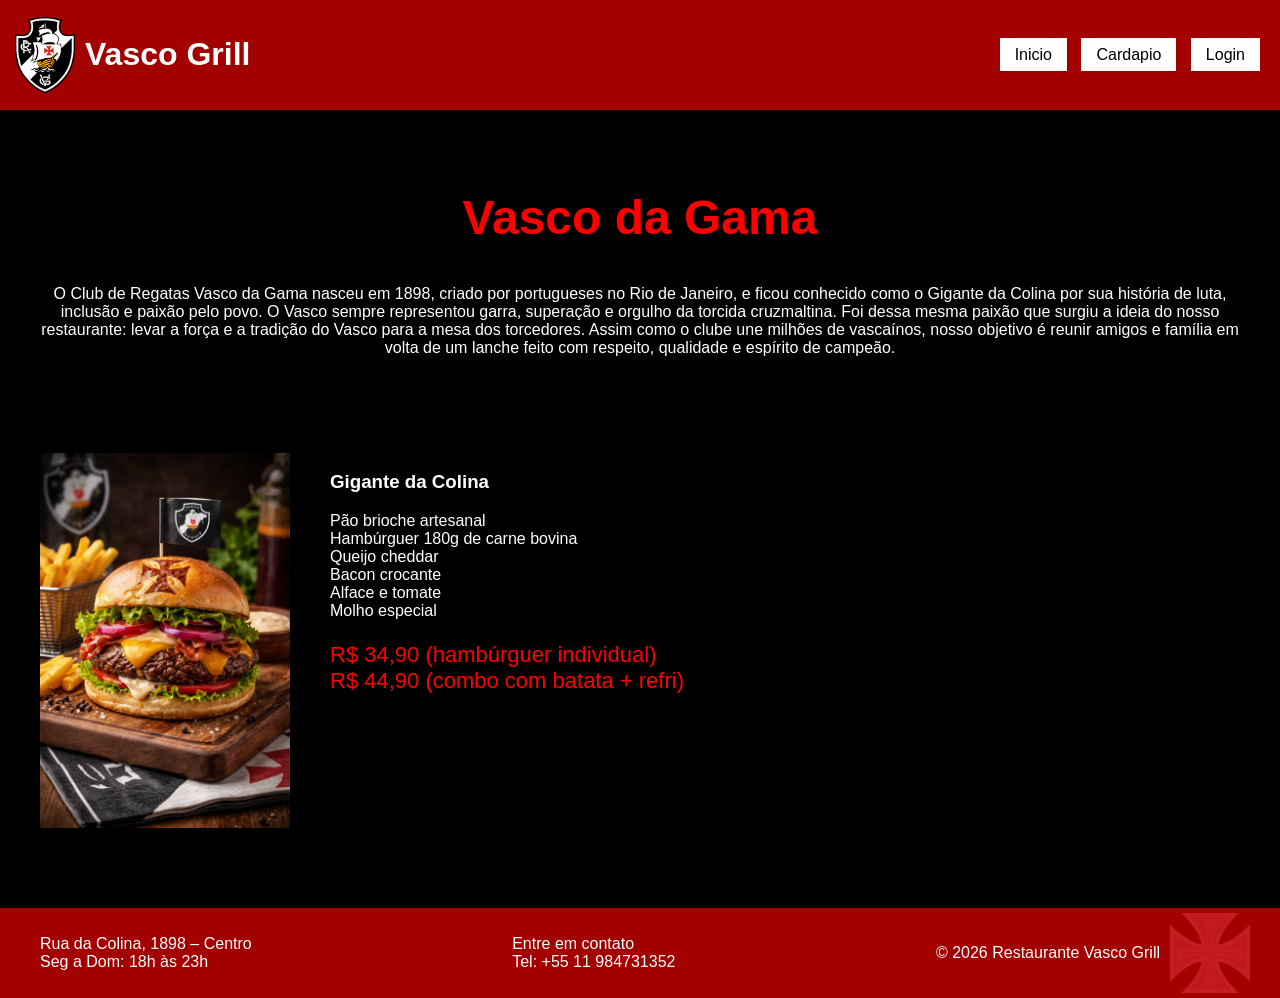
<file: Vasco/Site/index.html>
<!DOCTYPE html>
<html lang="pt-br">
<head>
<meta charset="UTF-8">
<title>Vasco Grill</title>
<link rel="stylesheet" href="css/style.css">
</head>

<body>

<header>
<div class="logo">
<img src="images/logo.png">
<h1>Vasco Grill</h1>
</div>

<nav>
<a href="index.html">Inicio</a>
<a href="cardapio.html">Cardapio</a>
<a href="login.html">Login</a>
</nav>
</header>

<section class="historia">

<h2>Vasco da Gama</h2>

<p>
O Club de Regatas Vasco da Gama nasceu em 1898, criado por portugueses no Rio de Janeiro,
 e ficou conhecido como o Gigante da Colina por sua história de luta,
 inclusão e paixão pelo povo. O Vasco sempre representou garra, superação e orgulho da torcida cruzmaltina.
Foi dessa mesma paixão que surgiu a ideia do nosso restaurante: levar a força e a tradição do Vasco para a mesa dos torcedores.
 Assim como o clube une milhões de vascaínos,
 nosso objetivo é reunir amigos e família em volta de um lanche feito com respeito, qualidade e espírito de campeão.
</p>

</section>

<section class="lanche">

<img src="images/burguer.png">

<div>
<h3>Gigante da Colina</h3>

<p>
Pão brioche artesanal<br>
Hambúrguer 180g de carne bovina<br>
Queijo cheddar<br>
Bacon crocante<br>
Alface e tomate<br>
Molho especial
</p>

<p class="preco">
R$ 34,90 (hambúrguer individual)<br>
R$ 44,90 (combo com batata + refri)
</p>

</div>

</section>

<footer>

<div>
Rua da Colina, 1898 – Centro<br>
Seg a Dom: 18h às 23h
</div>

<div>
Entre em contato<br>
Tel: +55 11 984731352
</div>

<p>© 2026 Restaurante Vasco Grill</p>

<img src="images/cruz.png" class="cruz-footer">

</footer>

</body>
</html>
</file>
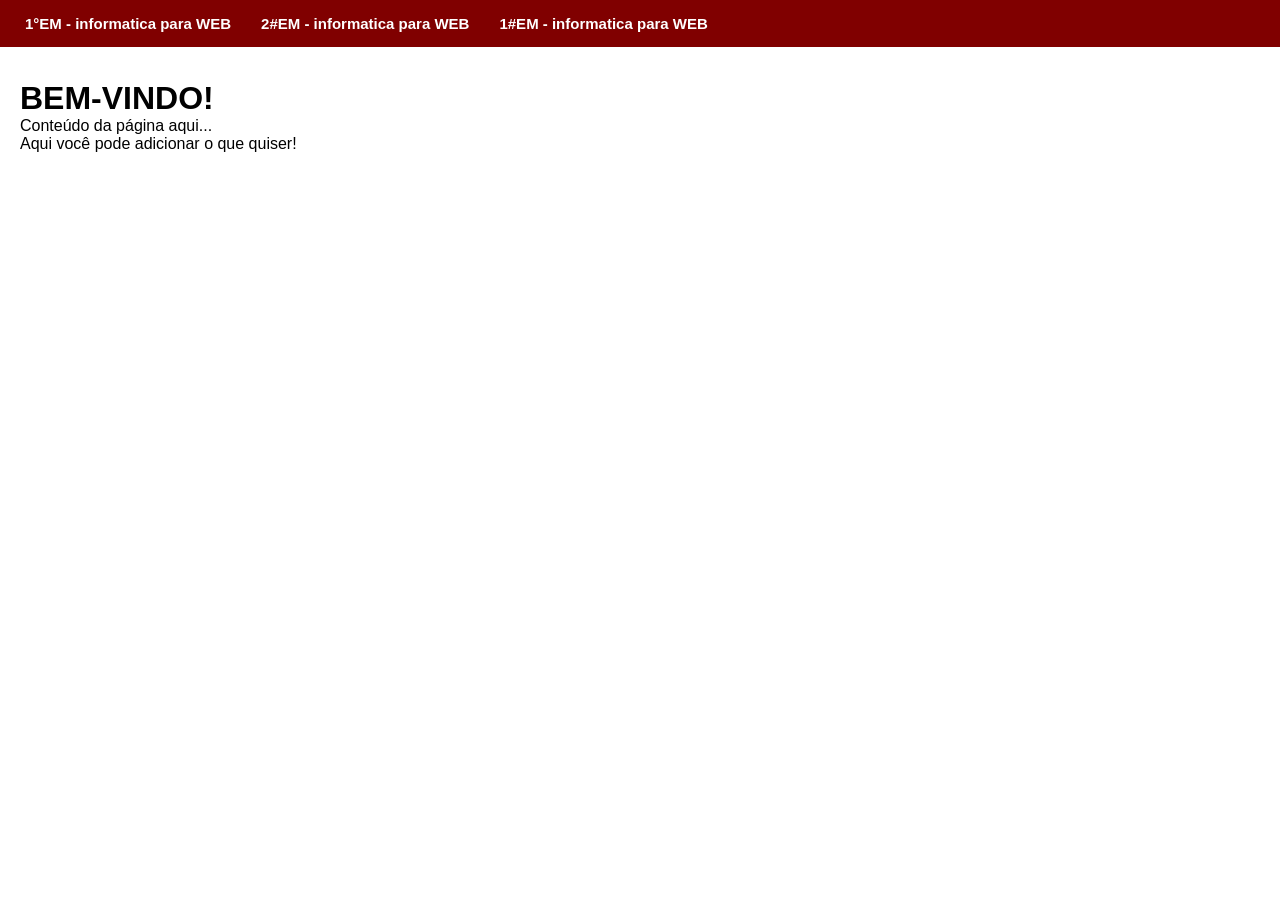
<file: lista/Salas.html>
<!DOCTYPE html>
<html lang="pt-br">
<head>
    <meta charset="UTF-8">
    <meta name="viewport" content="width=device-width, initial-scale=1.0">
    <title>Lista das Salas</title>
    <style>
* {
    margin: 0;
    padding: 0;
    box-sizing: border-box;
}

body {
    font-family: 'Segoe UI', Tahoma, Geneva, Verdana, sans-serif;
}

nav {
    background: #800000;
    padding: 10px;
    position: fixed;
    top: 0;
    left: 0;
    width: 100%;
    z-index: 1000;
}

nav ul {
    list-style: none;
}

nav ul li {
    float: left;
    position: relative;
}

nav ul li a {
    display: block;
    padding: 5px 15px;
    font-size: 15px;
    text-decoration: none;
    color: white;
}

nav ul li a:hover {
    background-color: white;
    color: black;
}

nav ul li ul {
    background: #800000;
    display: none;
    position: absolute;
    top: 30px;
    left: 0;
    z-index: 1000;
}

nav ul li:hover ul {
    display: block;
}

nav ul li ul li {
    width: 300px;
    border-bottom: 1px solid white;
}

nav ul li ul li a {
    padding: 10px;
}

nav ul li ul li a:hover {
    background-color: white;
    color: black;
}

.content {
    margin-top: 60px;
    padding: 20px;
}
    </style>
</head>
 <body>
    <nav>
        <ul>
            <li>
                <a>
                <strong>1°EM - informatica para WEB</strong>
            </a>
            <ul>
                <li><a href="">Lingua portuguesa</a></li>
                <li><a href="">Inglês</a></li>
                <li><a href="">Espanhol</a></li>
                <li><a href="">Matemática</a></li>
                <li><a href="">Educação Fisica</a></li>
                <li><a href="">Artes</a></li>
                <li><a href="">Filosofia</a></li>
                <li><a href="">Socioloiga</a></li>
                <li><a href="">Arte digital</a></li>
                <li><a href="">Banco de Dados</a></li>
                <li><a href="">Fundamentos da Informática</a></li>
                <li><a href="">Programação e Algorítmo</a></li>
                <li><a href="">Gestão de Conteúdo Web I</a></li>
                <li><a href="">Interface Web I</a></li>
            </ul>
        </li>
         <li>
             <a>
                <strong>2#EM - informatica para WEB</strong>
            </a>
            <ul>
                <li><a href="">Lingua portuguesa</a></li>
                <li><a href="">Inglês</a></li>
                <li><a href="">Matemática</a></li>
                <li><a href="">Educação Fisica</a></li>
                <li><a href="">História</a></li>
                <li><a href="">Geografia</a></li>
                <li><a href="">Física</a></li>
                <li><a href="">Química</a></li>
                <li><a href="">Biologia</a></li>
                <li><a href="">Gestão de Conteúdo Web II</a></li>
                <li><a href="">Interface Web II</a></li>
                <li><a href="">Usasabilidade e Design de Interação</a></li>
                <li><a href="">Desenvolvimento para Dispositivos Móveis I</a></li>
                <li><a href="">Sistema Web I</a></li>
            </ul>
        </li>
         <li>
                <a>
                <strong>1#EM - informatica para WEB</strong>
            </a>
            <ul>
                <li><a href="">Lingua portuguesa</a></li>
                <li><a href="">Inglês</a></li>
                <li><a href="">Matemática</a></li>
                <li><a href="">História</a></li>
                <li><a href="">Geografia</a></li>
                <li><a href="">Física</a></li>
                <li><a href="">Química</a></li>
                <li><a href="">Biologia</a></li>
                <li><a href="">Desenvolvimento para Dispositivos Móveis II</a></li>
                <li><a href="">Sistema Web II</a></li>
                <li><a href="">Acessibilidade Digital</a></li>
                <li><a href="">Segurança da informação</a></li>
                <li><a href="">Êtica e Cidadania Organizacional</a></li>
                <li><a href="">PDTCC</a></li>
            </ul>
        </li>
    </ul>
    <div style="clear: both;"></div>
    </nav>
    <div class="content">
        <h1>BEM-VINDO!</h1>
        <p>Conteúdo da página aqui...</p>
        <p>Aqui você pode adicionar o que quiser!</p>
    </div>
 </body>
</html>
</file>
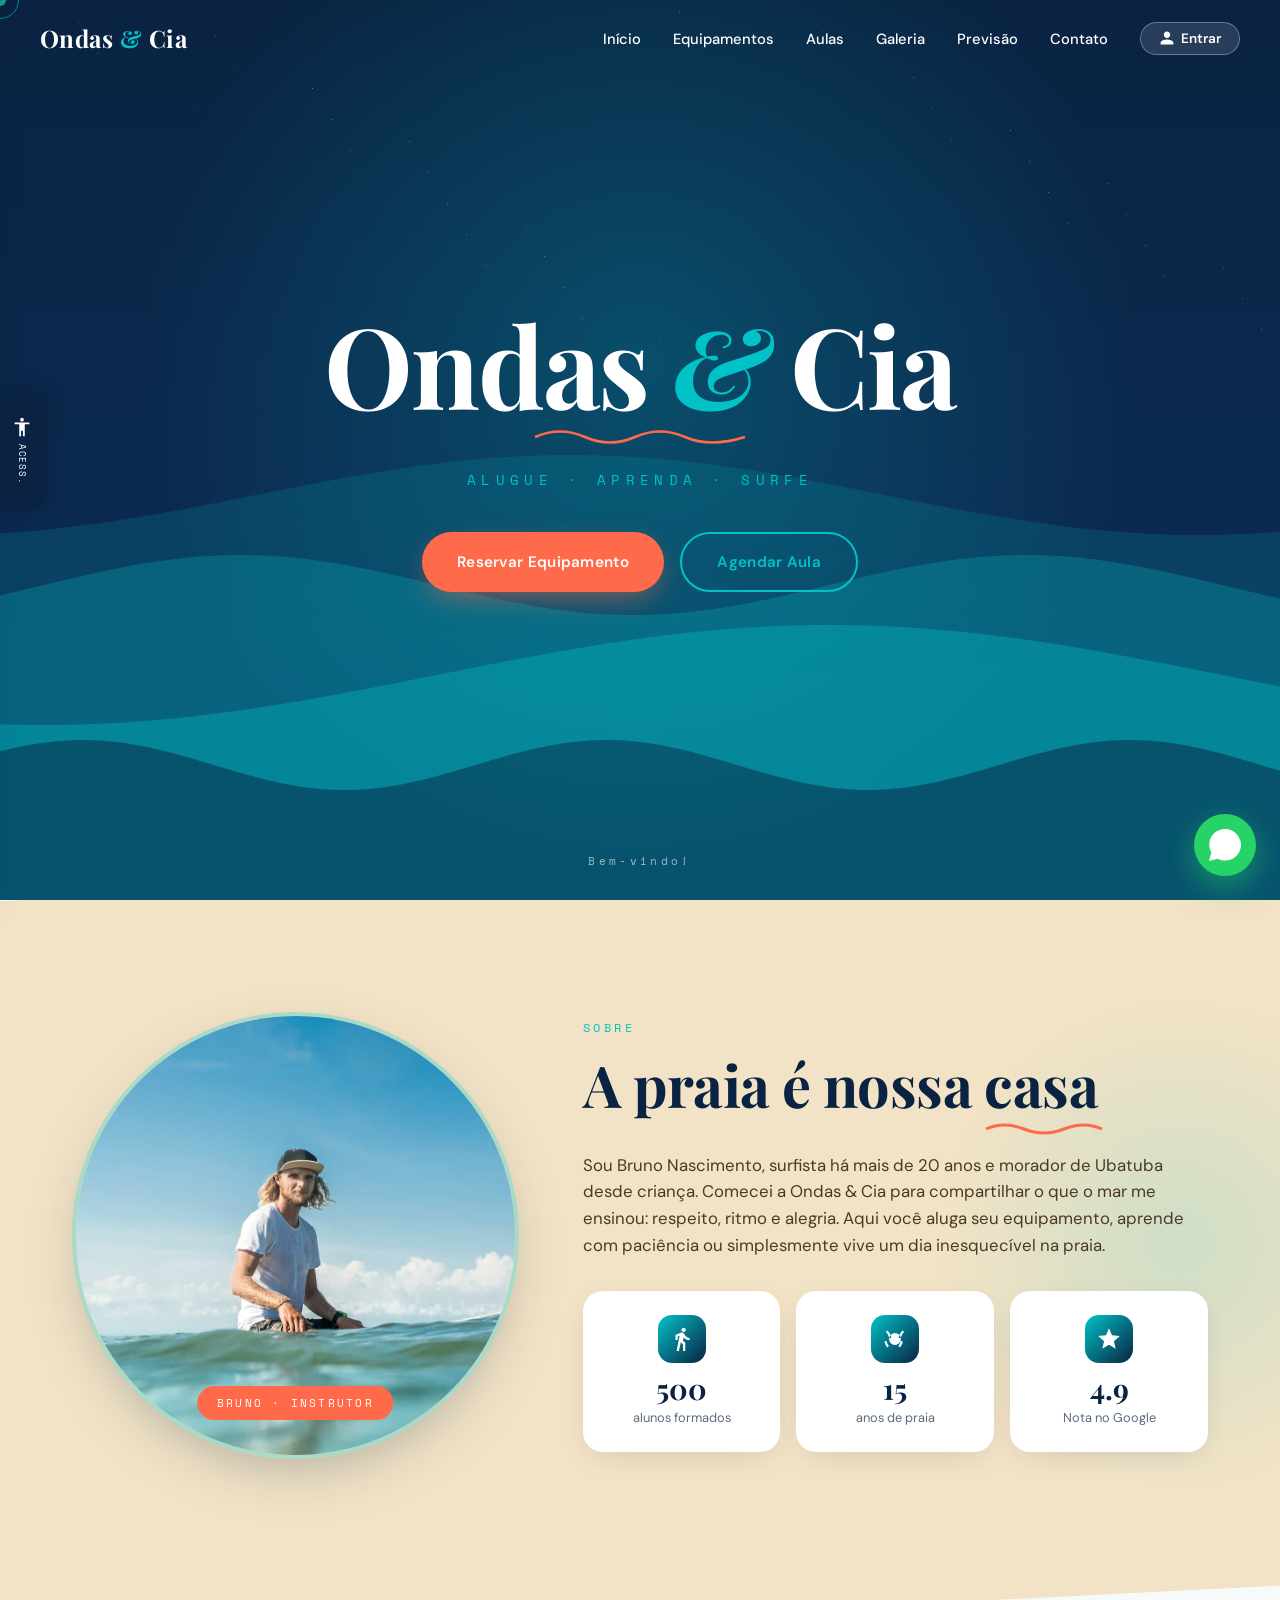
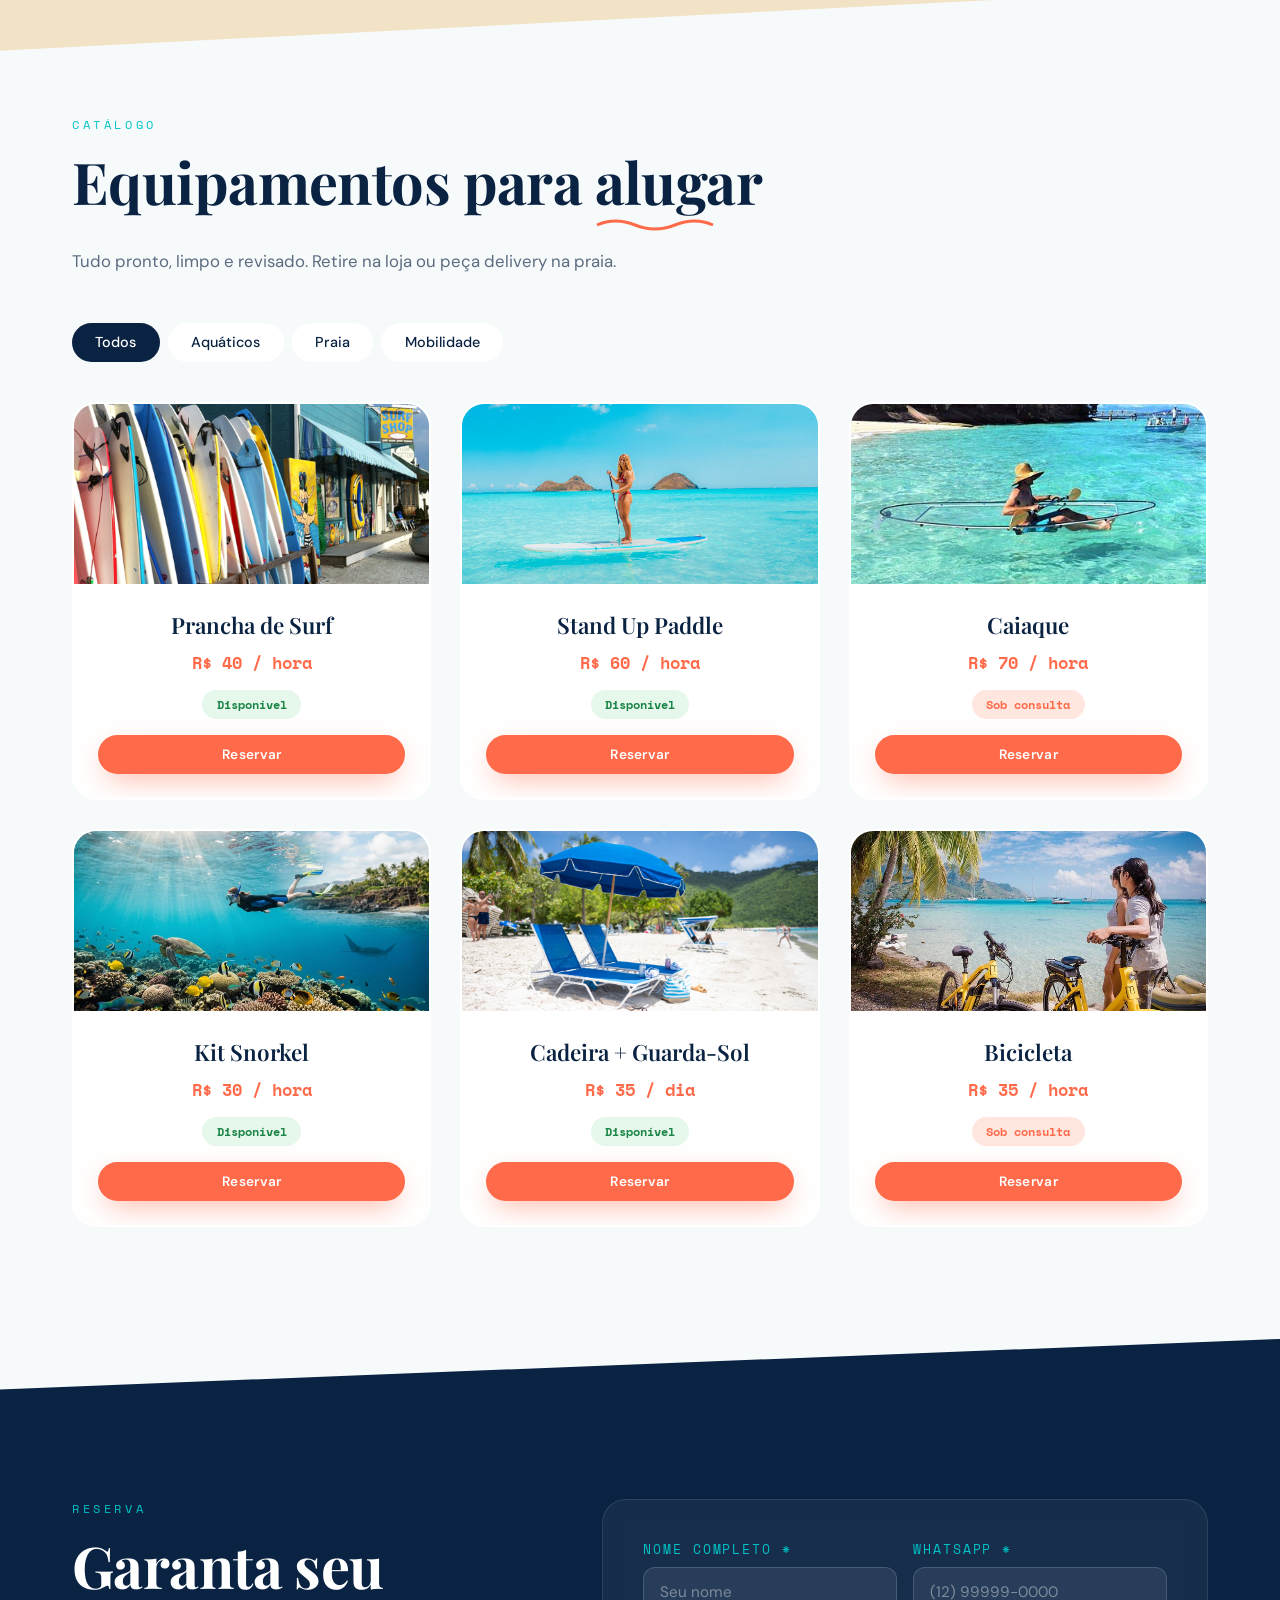
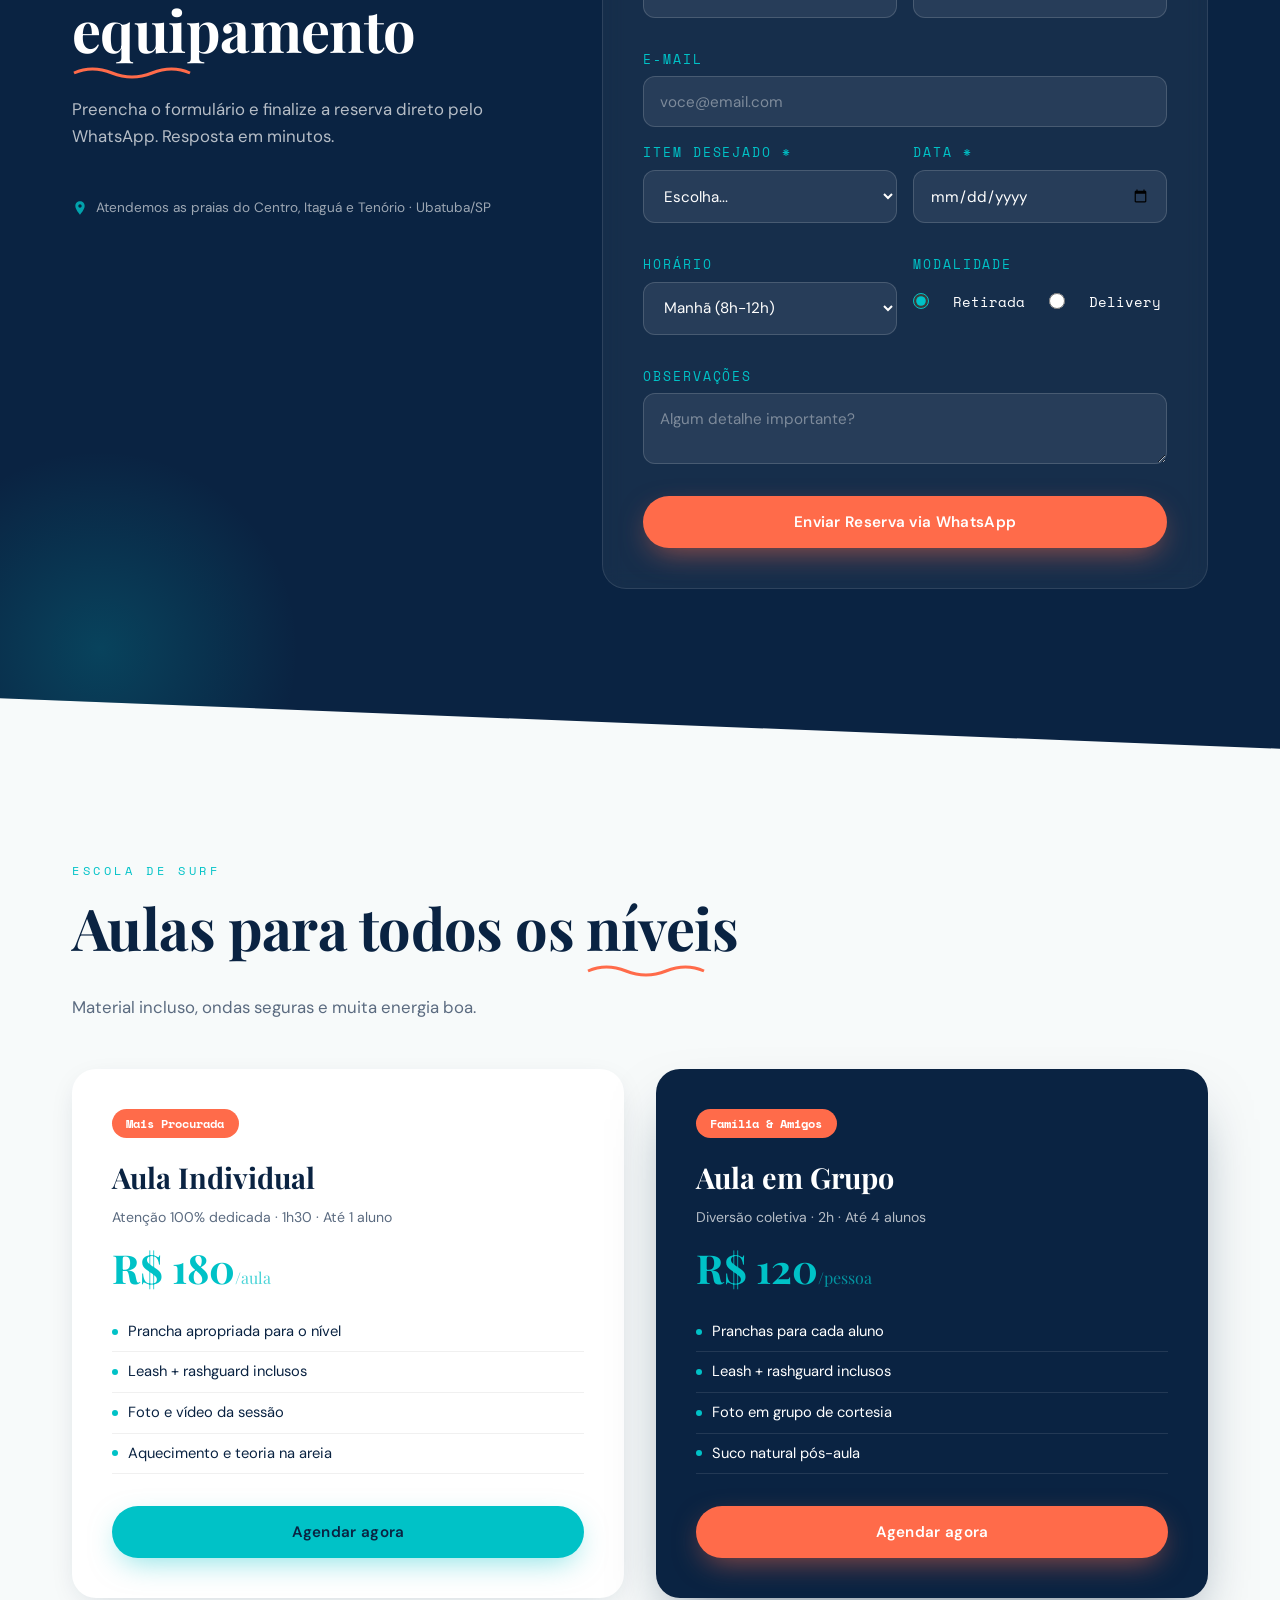
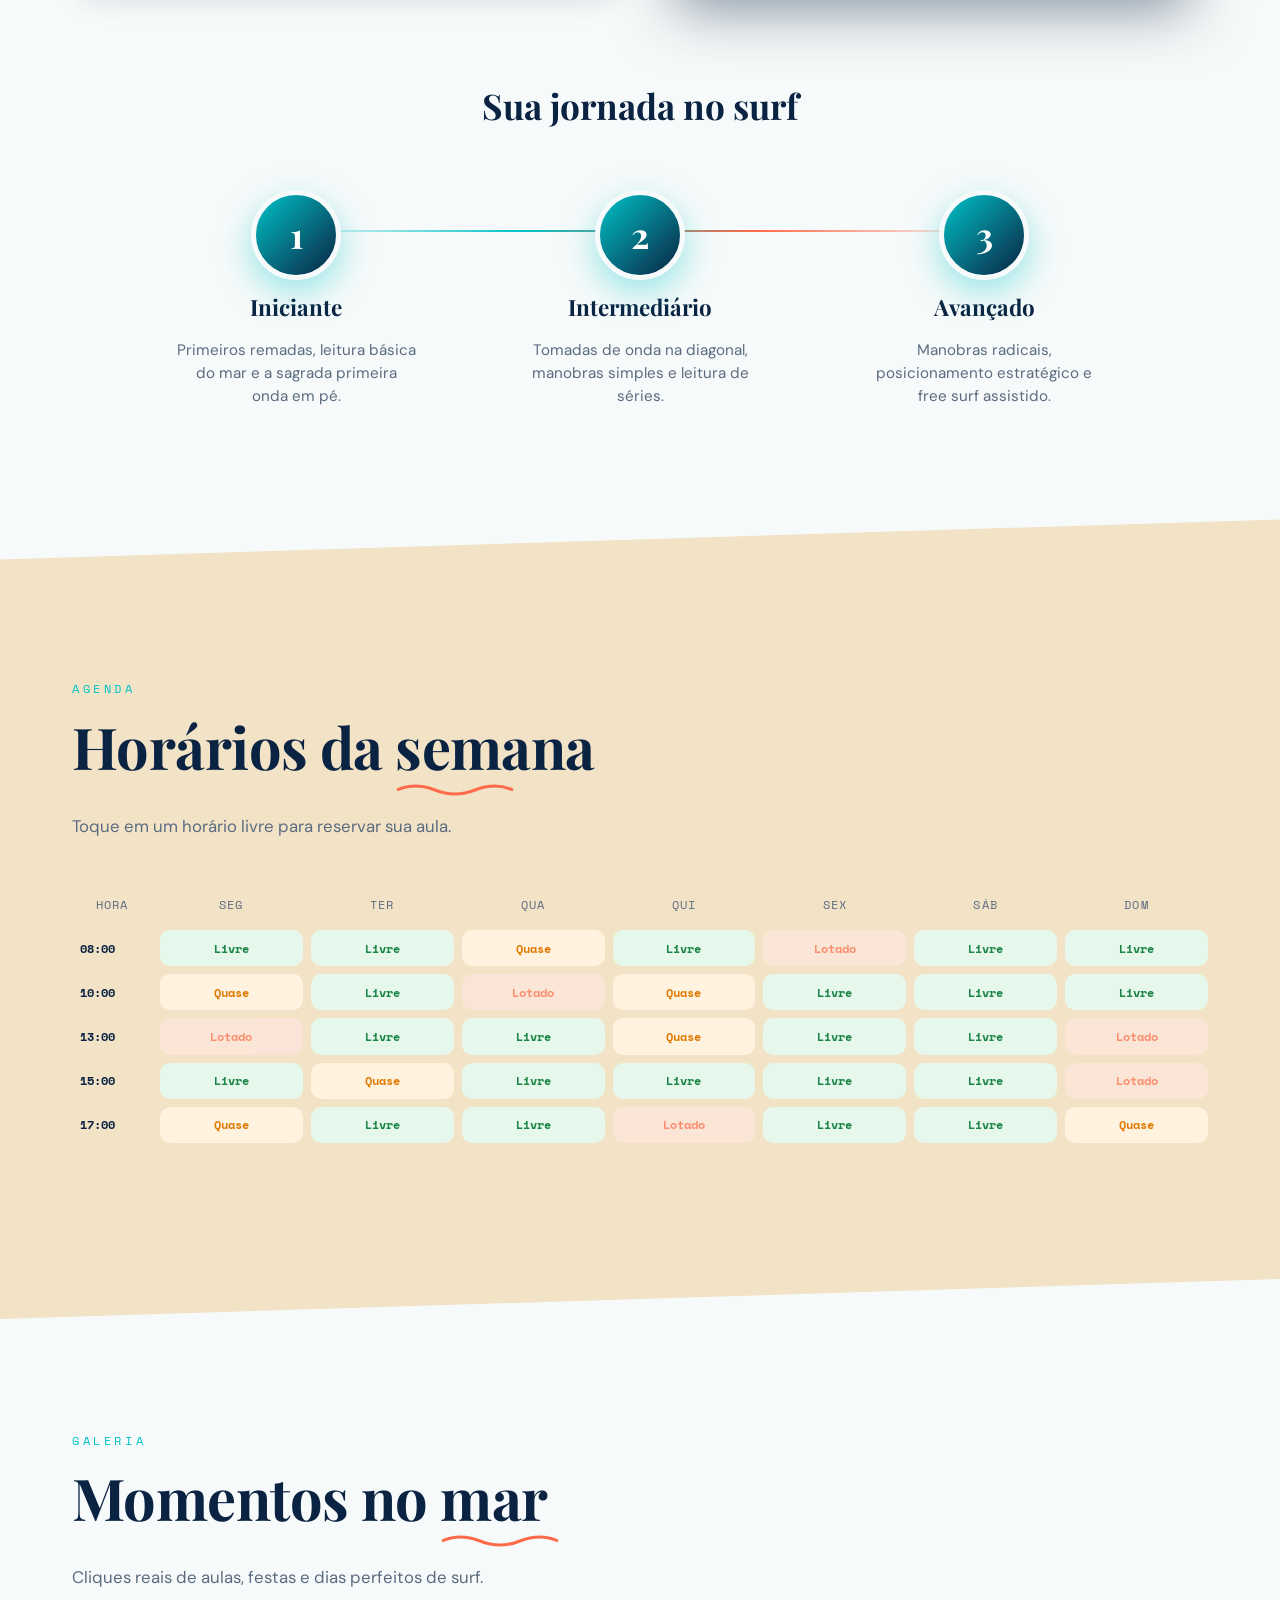
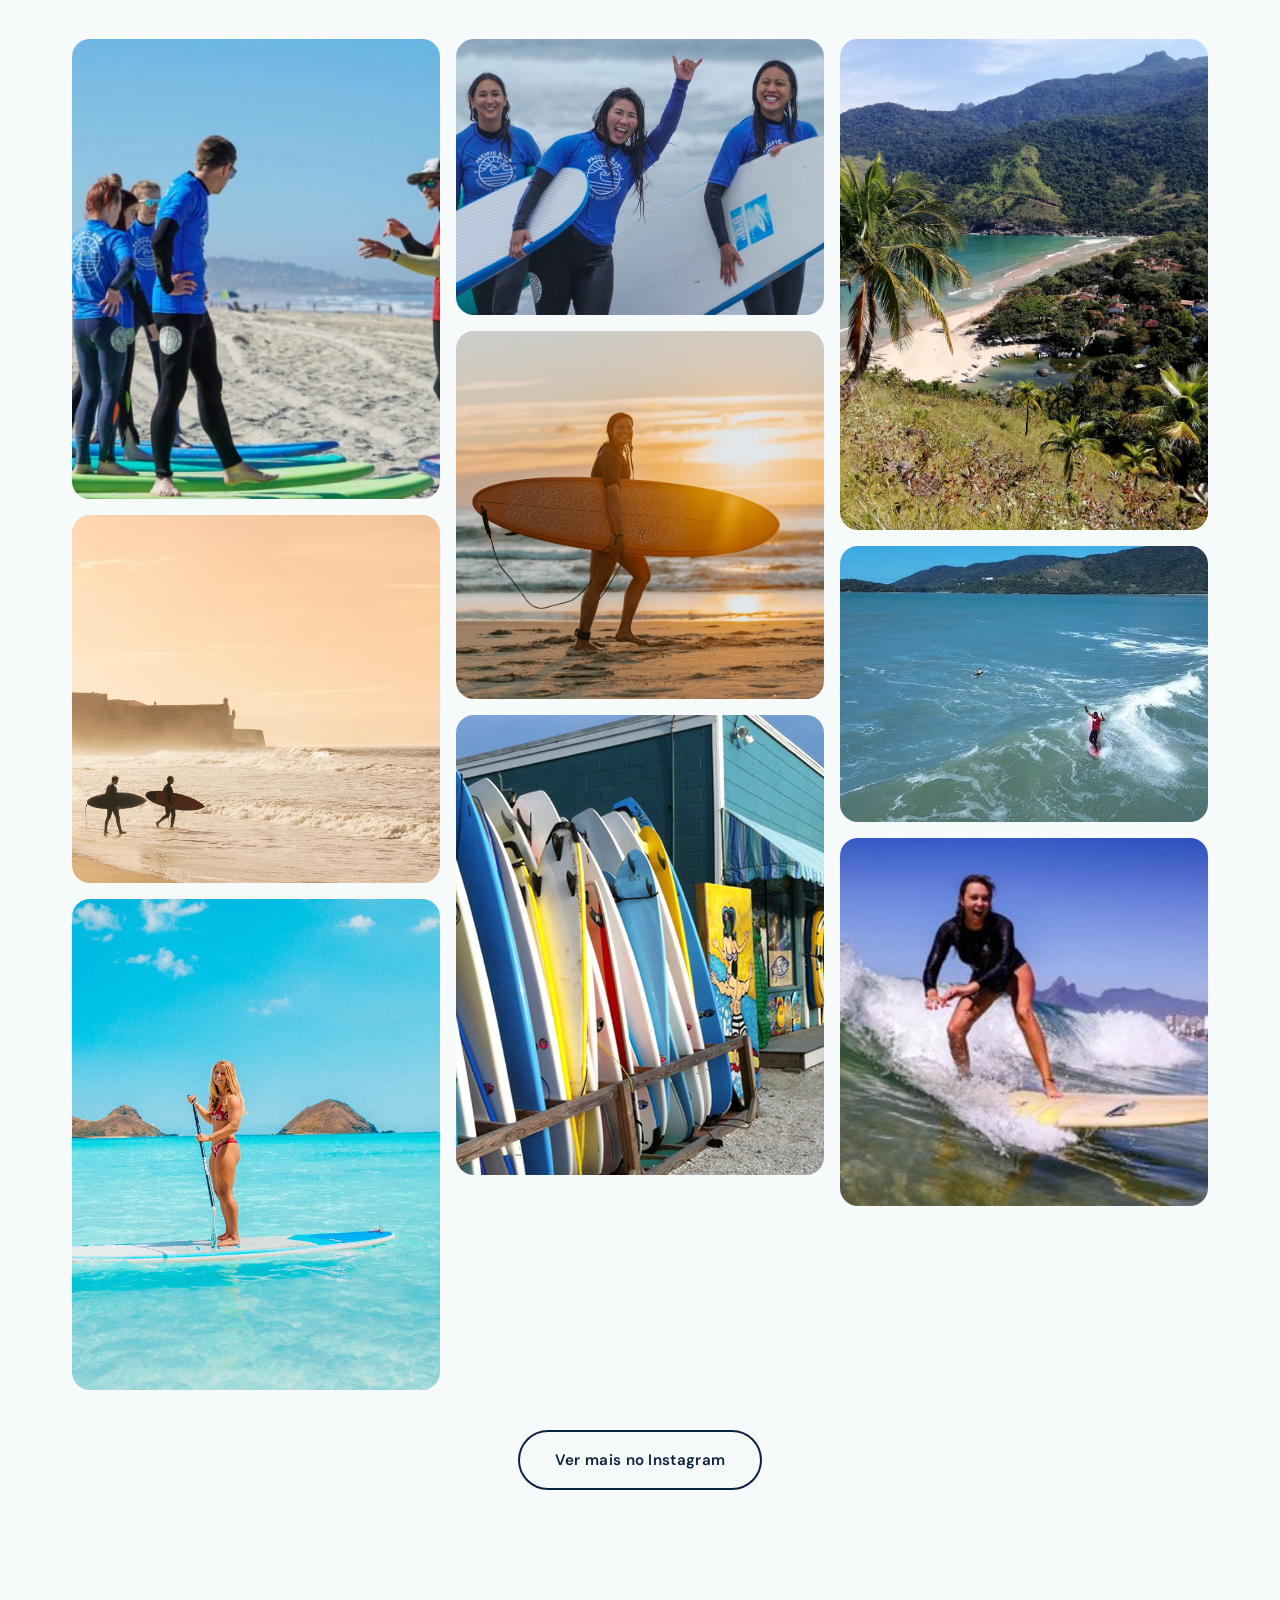
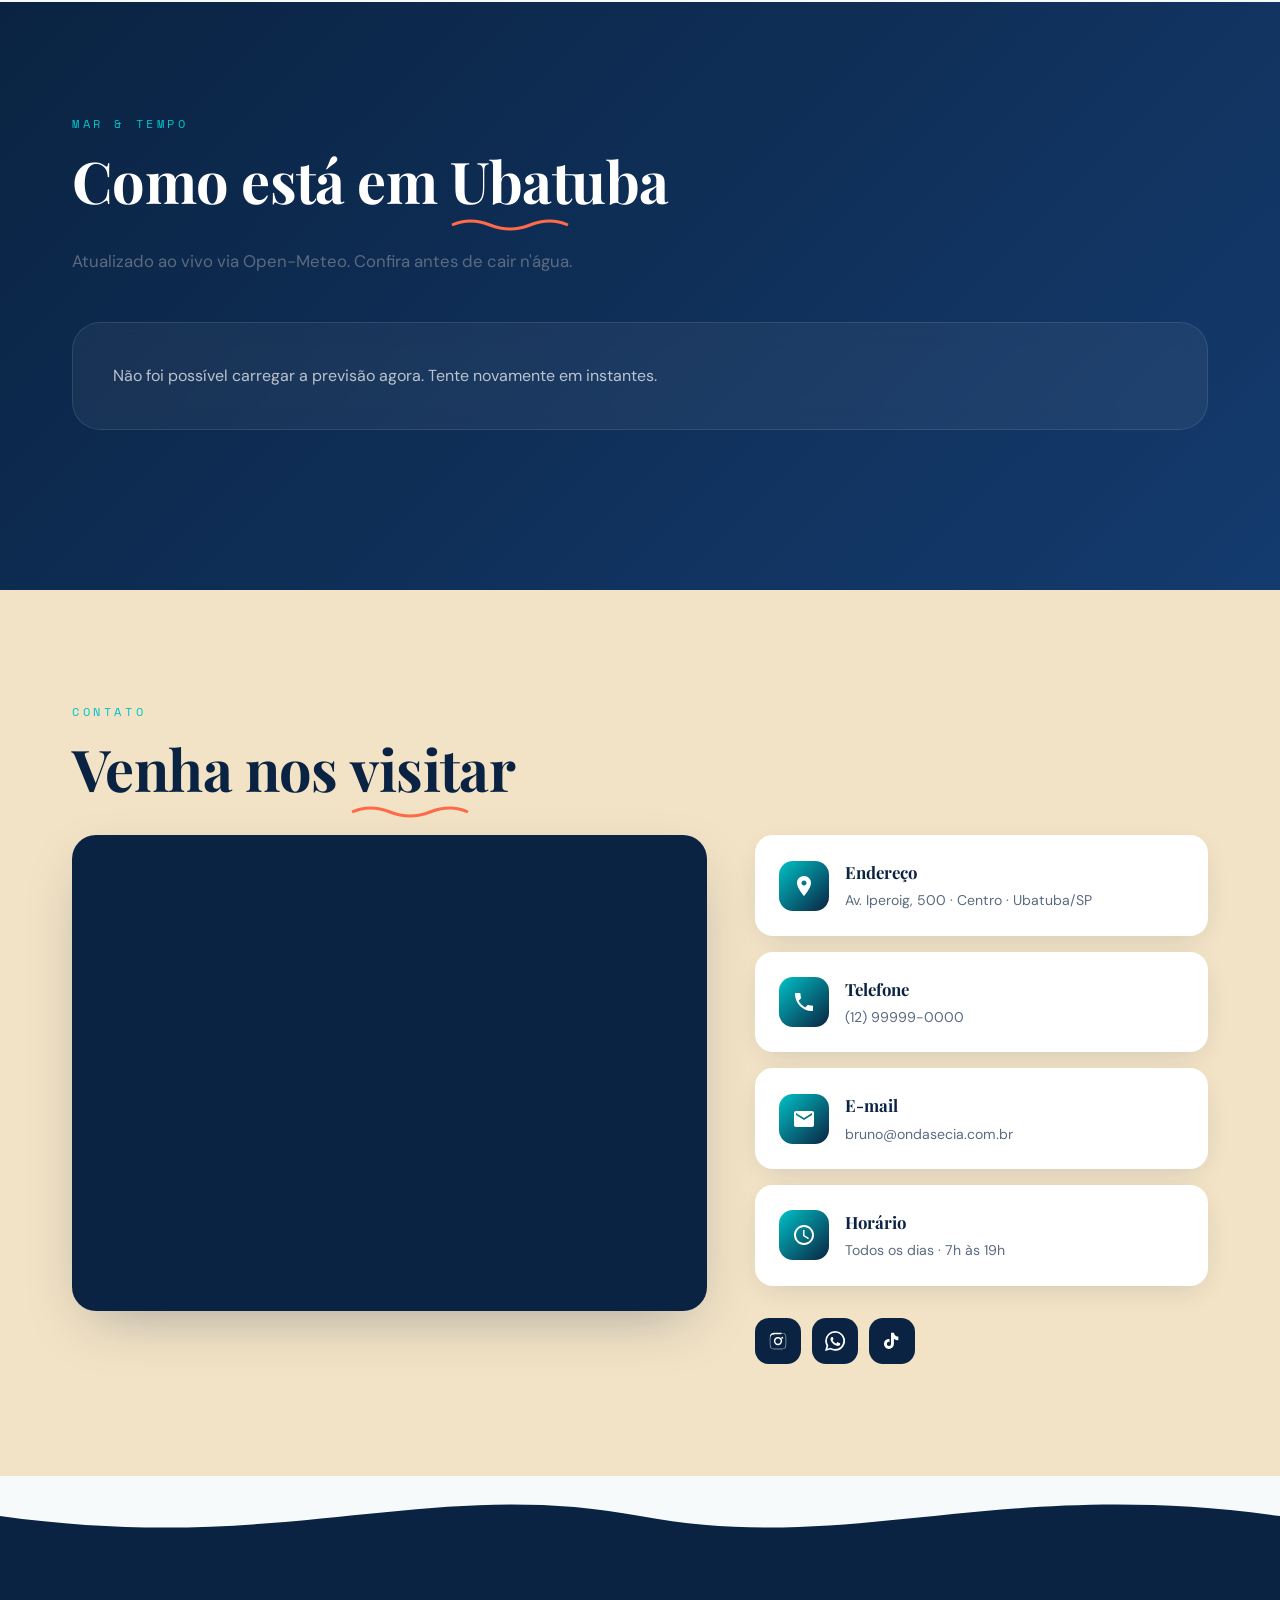
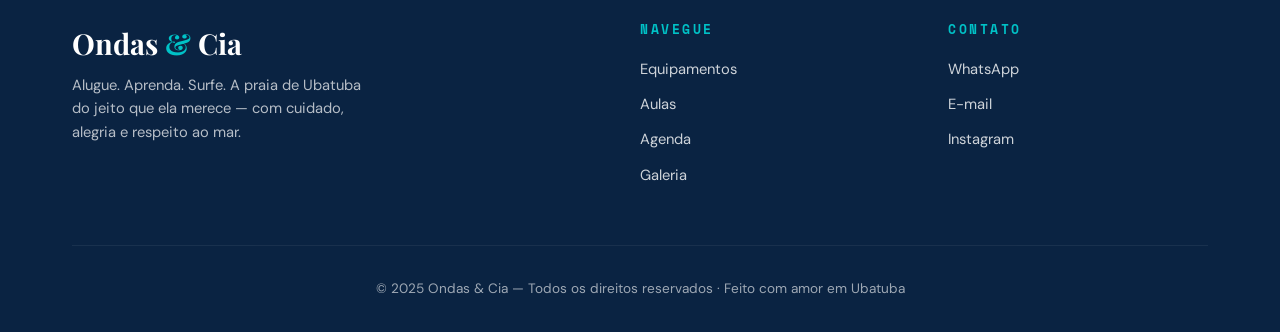
<file: ondas-cia/ondas-e-cia.html>
<!DOCTYPE html>
<html lang="pt-BR">
<head>
<meta charset="UTF-8" />
<meta name="viewport" content="width=device-width, initial-scale=1.0" />
<meta name="description" content="Ondas & Cia — Aluguel de equipamentos de praia e escola de surf em Ubatuba. Alugue, aprenda, surfe com Bruno Nascimento." />
<title>Ondas & Cia — Aluguel & Escola de Surf · Ubatuba</title>
<style>
  @import url('https://fonts.googleapis.com/css2?family=Playfair+Display:wght@400;600;700;900&family=DM+Sans:wght@300;400;500;700&family=Space+Mono:wght@400;700&display=swap');

  :root{
    --ocean:#0A2342;
    --turquoise:#00C2C7;
    --sand:#F2E3C6;
    --coral:#FF6B4A;
    --seafoam:#F7FAFA;
    --ink:#0A2342;
    --muted:#5b6b80;
    --shadow: 0 20px 60px -20px rgba(10,35,66,.35);
    --shadow-soft: 0 8px 30px -10px rgba(10,35,66,.18);
    --font-size-base: 16px;
    --letter-spacing: 0;
  }

  *{box-sizing:border-box;margin:0;padding:0}
  html{scroll-behavior:smooth; font-size:var(--font-size-base)}
  body{
    font-family:'DM Sans',sans-serif;
    color:var(--ink);
    background:var(--seafoam);
    overflow-x:hidden;
    line-height:1.6;
    cursor:none;
    letter-spacing: var(--letter-spacing);
  }
  @media (hover:none){ body{cursor:auto} }

  img{max-width:100%;display:block}
  a{color:inherit;text-decoration:none}
  button{font-family:inherit;cursor:none;border:none;background:none}
  @media (hover:none){ button{cursor:pointer} }

  /* ---------- CUSTOM CURSOR ---------- */
  .cursor-dot{
    position:fixed; top:0; left:0; width:12px; height:12px;
    background:var(--turquoise); border-radius:50%;
    pointer-events:none; z-index:9999;
    transform:translate(-50%,-50%);
    transition:transform .15s ease, background .2s ease, width .2s, height .2s;
    mix-blend-mode:difference;
  }
  .cursor-ring{
    position:fixed; top:0; left:0; width:38px; height:38px;
    border:1.5px solid rgba(0,194,199,.6); border-radius:50%;
    pointer-events:none; z-index:9999;
    transform:translate(-50%,-50%);
    transition:transform .25s ease, width .25s, height .25s, border-color .25s;
  }
  .cursor-dot.hover{ width:20px; height:20px; background:var(--coral) }
  .cursor-ring.hover{ width:60px; height:60px; border-color:var(--coral) }
  @media (hover:none){ .cursor-dot,.cursor-ring{display:none} }

  /* ---------- PAGE LOADER ---------- */
  .loader{
    position:fixed; inset:0; background:var(--ocean);
    display:flex; align-items:center; justify-content:center;
    z-index:10000; transition:opacity .8s ease, visibility .8s;
  }
  .loader.hide{opacity:0; visibility:hidden}
  .loader-wave{ width:120px; height:60px; position:relative; }
  .loader-wave svg{width:100%;height:100%}
  .loader-wave path{
    stroke:var(--turquoise); stroke-width:3; fill:none;
    stroke-dasharray:300; stroke-dashoffset:300;
    animation:drawWave 1.4s ease-in-out infinite;
  }
  @keyframes drawWave{
    0%{stroke-dashoffset:300}
    50%{stroke-dashoffset:0}
    100%{stroke-dashoffset:-300}
  }
  .loader-text{
    position:absolute; bottom:-40px; left:50%; transform:translateX(-50%);
    font-family:'Space Mono',monospace; color:var(--turquoise);
    letter-spacing:.3em; font-size:.7rem; text-transform:uppercase;
  }

  /* ---------- NAVBAR ---------- */
  .navbar{
    position:fixed; top:0; left:0; right:0; z-index:1000;
    padding:1.2rem 2.5rem; display:flex; justify-content:space-between; align-items:center;
    transition:background .35s ease, padding .35s ease, box-shadow .35s;
  }
  .navbar.scrolled{
    background:rgba(10,35,66,.95);
    backdrop-filter:blur(12px);
    padding:.8rem 2.5rem;
    box-shadow:0 4px 30px rgba(0,0,0,.2);
  }
  .nav-logo{
    font-family:'Playfair Display',serif; font-weight:700;
    color:#fff; font-size:1.5rem; letter-spacing:.02em;
  }
  .nav-logo span{color:var(--turquoise)}
  .nav-links{
    display:flex; gap:2rem; list-style:none; align-items:center;
  }
  .nav-links a{
    color:#fff; font-size:.92rem; font-weight:500; position:relative;
    padding:.3rem 0; transition:color .2s;
  }
  .nav-links a::after{
    content:''; position:absolute; left:0; bottom:-2px; width:0; height:2px;
    background:var(--turquoise); transition:width .3s ease;
  }
  .nav-links a:hover{color:var(--turquoise)}
  .nav-links a:hover::after{width:100%}

  /* Login Button na Navbar */
  .nav-login-btn{
    background:rgba(255,255,255,.12); border:1.5px solid rgba(255,255,255,.3);
    color:#fff; padding:.45rem 1.1rem; border-radius:50px;
    font-size:.85rem; font-weight:600; cursor:pointer;
    transition:all .25s; display:flex; align-items:center; gap:.4rem;
    white-space:nowrap;
  }
  .nav-login-btn:hover{ background:var(--turquoise); border-color:var(--turquoise); color:var(--ocean) }
  .nav-login-btn svg{ width:16px; height:16px; fill:currentColor }

  /* Avatar do usuário logado */
  .nav-user-container{
    display:flex; align-items:center; gap:1rem;
  }
  .btn-profile-direct{
    background:var(--turquoise); color:#fff; border:none;
    padding:.5rem 1rem; border-radius:50px; font-size:.85rem; font-weight:600;
    display:flex; align-items:center; gap:.5rem; cursor:pointer;
    transition:all .3s; box-shadow:0 4px 15px rgba(0,194,199,.3);
  }
  .btn-profile-direct:hover{ background:var(--coral); transform:translateY(-2px); box-shadow:0 6px 20px rgba(255,107,74,.4); }
  .btn-profile-direct svg{ width:18px; height:18px; fill:currentColor }
  .nav-user{
    display:flex; align-items:center; gap:.6rem; cursor:pointer;
    position:relative;
  }
  .nav-avatar{
    width:36px; height:36px; border-radius:50%;
    background:linear-gradient(135deg, var(--turquoise), var(--coral));
    display:flex; align-items:center; justify-content:center;
    font-weight:700; font-size:.85rem; color:#fff; flex-shrink:0;
    border:2px solid rgba(255,255,255,.3);
    box-shadow: 0 0 10px rgba(0,194,199,0.3);
    animation: avatarPulse 2s infinite;
  }
  @keyframes avatarPulse {
    0% { box-shadow: 0 0 0 0 rgba(0,194,199,0.4); }
    70% { box-shadow: 0 0 0 8px rgba(0,194,199,0); }
    100% { box-shadow: 0 0 0 0 rgba(0,194,199,0); }
  }
  .nav-user-name{ color:#fff; font-size:.88rem; font-weight:500 }
  .nav-user-dropdown{
    position:absolute; top:calc(100% + 12px); right:0;
    background:#fff; border-radius:16px; padding:.8rem 0;
    min-width:200px; box-shadow:0 20px 60px rgba(0,0,0,.2);
    opacity:0; visibility:hidden; transform:translateY(-8px);
    transition:all .25s; z-index:100;
  }
  .nav-user:hover .nav-user-dropdown,
  .nav-user.open .nav-user-dropdown{
    opacity:1; visibility:visible; transform:translateY(0);
  }
  .nav-user-dropdown a, .nav-user-dropdown button{
    display:flex; align-items:center; gap:.7rem;
    padding:.65rem 1.2rem; font-size:.88rem; color:var(--ink);
    transition:background .2s; width:100%; text-align:left;
  }
  .nav-user-dropdown a:hover, .nav-user-dropdown button:hover{
    background:var(--seafoam);
  }
  .nav-user-dropdown svg{ width:16px; height:16px; fill:var(--muted) }
  .nav-user-dropdown .dd-divider{
    height:1px; background:#eee; margin:.4rem 0;
  }
  .nav-user-dropdown .dd-logout{ color:var(--coral) }
  .nav-user-dropdown .dd-logout svg{ fill:var(--coral) }

  .hamburger{
    display:none; width:30px; height:22px; position:relative; cursor:pointer;
  }
  .hamburger span{
    position:absolute; left:0; width:100%; height:2px; background:#fff;
    transition:all .35s ease;
  }
  .hamburger span:nth-child(1){top:0}
  .hamburger span:nth-child(2){top:10px}
  .hamburger span:nth-child(3){top:20px}
  .hamburger.open span:nth-child(1){top:10px; transform:rotate(45deg)}
  .hamburger.open span:nth-child(2){opacity:0}
  .hamburger.open span:nth-child(3){top:10px; transform:rotate(-45deg)}

  .mobile-drawer{
    position:fixed; top:0; right:-100%; width:80%; max-width:340px; height:100vh;
    background:var(--ocean); z-index:999; padding:6rem 2rem 2rem;
    transition:right .45s cubic-bezier(.77,0,.18,1);
    box-shadow:-20px 0 60px rgba(0,0,0,.4);
  }
  .mobile-drawer.open{right:0}
  .mobile-drawer ul{list-style:none; display:flex; flex-direction:column; gap:1.5rem}
  .mobile-drawer a{
    color:#fff; font-size:1.2rem; font-weight:500;
    display:block; padding:.5rem 0;
    border-bottom:1px solid rgba(255,255,255,.08);
  }
  .mobile-drawer a:hover{color:var(--turquoise)}

  /* ---------- HERO ---------- */
  .hero{
    position:relative; height:100vh; min-height:640px;
    overflow:hidden; background:var(--ocean);
    display:flex; align-items:center; justify-content:center;
    text-align:center; color:#fff;
  }
  #waveCanvas{
    position:absolute; inset:0; width:100%; height:100%; z-index:1;
  }
  .hero::before{
    content:''; position:absolute; inset:0;
    background:radial-gradient(circle at 50% 40%, rgba(0,194,199,.25), transparent 60%);
    z-index:2; pointer-events:none;
  }
  .hero-content{
    position:relative; z-index:3; padding:0 1.5rem;
    animation:fadeUp 1.2s ease .4s backwards;
  }
  @keyframes fadeUp{
    from{opacity:0; transform:translateY(40px)}
    to{opacity:1; transform:translateY(0)}
  }
  .hero h1{
    font-family:'Playfair Display',serif;
    font-size:clamp(3rem,9vw,7rem); font-weight:700;
    line-height:1; letter-spacing:-.02em;
    margin-bottom:.5rem;
  }
  .hero h1 .amp{color:var(--turquoise); font-style:italic}
  .hero-underline{
    margin:.5rem auto 1.5rem; width:220px; height:18px; display:block;
  }
  .hero-underline path{stroke:var(--coral); stroke-width:2.5; fill:none}
  .tagline{
    font-family:'Space Mono',monospace;
    letter-spacing:.4em; text-transform:uppercase;
    font-size:.85rem; color:var(--turquoise);
    margin-bottom:2.5rem;
  }
  .hero-ctas{
    display:flex; gap:1rem; justify-content:center; flex-wrap:wrap;
  }
  .btn{
    position:relative; overflow:hidden;
    padding:1rem 2.2rem; font-weight:600; font-size:.95rem;
    border-radius:50px; transition:transform .25s ease, box-shadow .25s, background .25s;
    letter-spacing:.02em;
    display:inline-flex; align-items:center; gap:.5rem;
  }
  .btn-coral{
    background:var(--coral); color:#fff;
    box-shadow:0 10px 30px -8px rgba(255,107,74,.6);
  }
  .btn-coral:hover{transform:translateY(-3px); box-shadow:0 15px 40px -8px rgba(255,107,74,.7)}
  .btn-outline-turq{
    background:transparent; color:var(--turquoise);
    border:2px solid var(--turquoise);
  }
  .btn-outline-turq:hover{background:var(--turquoise); color:var(--ocean); transform:translateY(-3px)}
  .btn-turq{background:var(--turquoise); color:var(--ocean); box-shadow:0 10px 30px -8px rgba(0,194,199,.5)}
  .btn-turq:hover{transform:translateY(-3px)}

  .ripple{position:absolute; border-radius:50%; background:rgba(255,255,255,.4); transform:scale(0); animation:ripple .6s linear; pointer-events:none}
  @keyframes ripple{to{transform:scale(4); opacity:0}}

  .scroll-indicator{
    position:absolute; bottom:30px; left:50%; transform:translateX(-50%);
    color:rgba(255,255,255,.6); font-family:'Space Mono',monospace;
    font-size:.7rem; letter-spacing:.3em; z-index:3;
    animation:bounce 2.5s infinite;
  }
  @keyframes bounce{0%,100%{transform:translate(-50%,0)}50%{transform:translate(-50%,-10px)}}

  /* ---------- SECTION COMMON ---------- */
  section{position:relative}
  .container{max-width:1200px; margin:0 auto; padding:0 2rem}
  .section-pad{padding:7rem 0}
  .section-label{
    font-family:'Space Mono',monospace; text-transform:uppercase;
    letter-spacing:.3em; font-size:.75rem; color:var(--turquoise);
    margin-bottom:1rem; display:block;
  }
  .section-title{
    font-family:'Playfair Display',serif; font-weight:700;
    font-size:clamp(2.2rem,5vw,3.6rem); line-height:1.1;
    margin-bottom:1rem; letter-spacing:-.01em;
  }
  .section-title .deco{
    display:inline-block; position:relative;
  }
  .deco-wave{
    display:block; margin-top:.3rem; width:120px; height:14px;
  }
  .deco-wave path{stroke:var(--coral); stroke-width:3; fill:none}
  .section-sub{color:var(--muted); font-size:1.05rem; max-width:600px; margin-bottom:3rem}

  .reveal{opacity:0; transform:translateY(40px); transition:opacity .8s ease, transform .8s ease}
  .reveal.in{opacity:1; transform:translateY(0)}

  /* ---------- ABOUT ---------- */
  .about{
    background:var(--sand); position:relative;
    clip-path: polygon(0 8%, 100% 0, 100% 92%, 0 100%);
    margin-top:-4rem; padding:11rem 0 12rem;
    overflow:hidden;
  }
  .about::before{
    content:''; position:absolute; right:-150px; top:50%;
    width:500px; height:500px; border-radius:50%;
    background:radial-gradient(circle, rgba(0,194,199,.15), transparent 70%);
    transform:translateY(-50%);
  }
  .about-grid{
    display:grid; grid-template-columns:1fr 1.4fr; gap:4rem; align-items:center;
  }
  .about-photo{
    position:relative; aspect-ratio:1; border-radius:50%;
    overflow:hidden; box-shadow:var(--shadow);
    display:flex; align-items:center; justify-content:center;
    border:4px solid rgba(0,194,199,.3);
  }
  .about-photo img{
    width:100%; height:100%; object-fit:cover;
  }
  .about-photo::after{
    content:''; position:absolute; inset:0;
    background:radial-gradient(circle at 30% 30%, rgba(255,255,255,.1), transparent 50%);
  }
  .about-photo .photo-tag{
    position:absolute; bottom:8%; left:50%; transform:translateX(-50%);
    background:var(--coral); color:#fff; padding:.5rem 1.2rem;
    border-radius:50px; font-family:'Space Mono',monospace;
    font-size:.7rem; letter-spacing:.2em; text-transform:uppercase;
    z-index:2;
  }
  .about p{color:#4a3a25; font-size:1.05rem; margin-bottom:2rem}
  .badges{
    display:grid; grid-template-columns:repeat(3,1fr); gap:1rem;
  }
  .badge{
    background:#fff; padding:1.5rem 1rem; border-radius:20px;
    text-align:center; box-shadow:var(--shadow-soft);
    transition:transform .3s;
  }
  .badge:hover{transform:translateY(-5px)}
  .badge-icon{
    width:48px; height:48px; margin:0 auto .7rem; border-radius:14px;
    overflow:hidden; display:flex; align-items:center; justify-content:center;
    background:linear-gradient(135deg, var(--turquoise), var(--ocean));
  }
  .badge-icon img{ width:100%; height:100%; object-fit:cover }
  .badge-icon-svg{
    width:48px; height:48px; margin:0 auto .7rem; border-radius:14px;
    display:flex; align-items:center; justify-content:center;
    background:linear-gradient(135deg, var(--turquoise), var(--ocean));
  }
  .badge-icon-svg svg{ width:26px; height:26px; fill:#fff }
  .badge-num{
    font-family:'Playfair Display',serif; font-weight:700;
    font-size:1.8rem; color:var(--ocean); display:block; line-height:1;
  }
  .badge-label{font-size:.8rem; color:var(--muted); margin-top:.3rem; display:block}

  /* ---------- EQUIPMENT ---------- */
  .equipment{background:var(--seafoam); padding-top:4rem}
  .filter-tabs{
    display:flex; gap:.5rem; flex-wrap:wrap; margin-bottom:2.5rem;
  }
  .filter-tab{
    padding:.6rem 1.4rem; border-radius:50px;
    background:#fff; color:var(--ocean); font-weight:500;
    font-size:.9rem; transition:all .25s; border:1.5px solid transparent;
  }
  .filter-tab.active{background:var(--ocean); color:#fff}
  .filter-tab:hover:not(.active){border-color:var(--turquoise); color:var(--turquoise)}

  .equip-grid{
    display:grid; grid-template-columns:repeat(3,1fr); gap:1.8rem;
  }
  .equip-card{
    background:#fff; border-radius:24px; overflow:hidden;
    text-align:center; transition:all .35s ease;
    border:2px solid transparent; position:relative;
  }
  .equip-card::before{
    content:''; position:absolute; top:0; left:0; right:0; height:4px;
    background:linear-gradient(90deg, var(--turquoise), var(--coral));
    transform:scaleX(0); transform-origin:left; transition:transform .4s;
    z-index:2;
  }
  .equip-card:hover{
    transform:translateY(-8px); border-color:rgba(0,194,199,.3);
    box-shadow:0 30px 60px -20px rgba(0,194,199,.3);
  }
  .equip-card:hover::before{transform:scaleX(1)}
  .equip-img-wrap{
    width:100%; height:180px; overflow:hidden; position:relative;
  }
  .equip-img-wrap img{
    width:100%; height:100%; object-fit:cover;
    transition:transform .5s ease;
  }
  .equip-card:hover .equip-img-wrap img{ transform:scale(1.08) }
  .equip-card-body{ padding:1.5rem }
  .equip-name{
    font-family:'Playfair Display',serif; font-size:1.4rem; font-weight:600;
    margin-bottom:.4rem;
  }
  .equip-price{
    font-family:'Space Mono',monospace; color:var(--coral);
    font-size:1.05rem; font-weight:700; margin-bottom:.8rem;
  }
  .equip-badge{
    display:inline-block; padding:.3rem .9rem; border-radius:50px;
    font-size:.75rem; font-weight:600; margin-bottom:1rem;
    font-family:'Space Mono',monospace;
  }
  .badge-disp{background:#e6f7eb; color:#1a8546}
  .badge-cons{background:#ffe6df; color:var(--coral)}
  .equip-card .btn{padding:.7rem 1.5rem; font-size:.85rem; width:100%; justify-content:center}

  /* ---------- BOOKING ---------- */
  .booking{
    background:var(--ocean); color:#fff;
    position:relative; overflow:hidden;
    clip-path:polygon(0 5%, 100% 0, 100% 100%, 0 95%);
    padding:10rem 0;
  }
  .booking::before{
    content:''; position:absolute; left:-100px; bottom:-100px;
    width:400px; height:400px; border-radius:50%;
    background:radial-gradient(circle, rgba(0,194,199,.2), transparent 70%);
  }
  .booking .section-title{color:#fff}
  .booking .section-sub{color:rgba(255,255,255,.7)}
  .booking-grid{display:grid; grid-template-columns:1fr 1.3fr; gap:4rem; align-items:start; position:relative; z-index:2}
  .booking-form{
    background:rgba(255,255,255,.05); backdrop-filter:blur(10px);
    border:1px solid rgba(255,255,255,.1);
    border-radius:24px; padding:2.5rem;
  }
  .form-row{display:grid; grid-template-columns:1fr 1fr; gap:1rem; margin-bottom:1rem}
  .form-group{margin-bottom:1rem}
  .form-group label{
    display:block; font-size:.8rem; margin-bottom:.4rem;
    font-family:'Space Mono',monospace; text-transform:uppercase;
    letter-spacing:.15em; color:var(--turquoise);
  }
  .form-group input, .form-group select, .form-group textarea{
    width:100%; padding:.9rem 1rem; border-radius:12px;
    background:rgba(255,255,255,.08); border:1px solid rgba(255,255,255,.15);
    color:#fff; font-family:inherit; font-size:.95rem;
    transition:border-color .2s, background .2s;
  }
  .form-group input:focus, .form-group select:focus, .form-group textarea:focus{
    outline:none; border-color:var(--turquoise); background:rgba(255,255,255,.12);
  }
  .form-group input::placeholder, .form-group textarea::placeholder{color:rgba(255,255,255,.4)}
  .form-group input.error, .form-group select.error{border-color:var(--coral)}
  .form-group select option{background:var(--ocean); color:#fff}
  .radio-group{display:flex; gap:1.5rem; align-items:center; padding:.5rem 0}
  .radio-group input[type=radio]{accent-color:var(--turquoise); width:16px; height:16px}
  .radio-group label{font-size:.9rem; color:#fff; text-transform:none; letter-spacing:0; margin-bottom:0}

  /* ---------- CLASSES ---------- */
  .classes{background:var(--seafoam)}
  .classes-grid{
    display:grid; grid-template-columns:repeat(2,1fr); gap:2rem; margin-bottom:4rem;
  }
  .class-card{
    background:#fff; border-radius:24px; padding:2.5rem;
    position:relative; overflow:hidden;
    box-shadow:var(--shadow-soft); transition:transform .3s;
  }
  .class-card:hover{transform:translateY(-6px)}
  .class-card.featured{
    background:var(--ocean); color:#fff;
    box-shadow:0 30px 60px -20px rgba(10,35,66,.5);
  }
  .class-tag{
    display:inline-block; background:var(--coral); color:#fff;
    padding:.3rem .9rem; border-radius:50px; font-size:.75rem; font-weight:700;
    font-family:'Space Mono',monospace; margin-bottom:1rem;
  }
  .class-name{
    font-family:'Playfair Display',serif; font-size:1.8rem; font-weight:700;
    margin-bottom:.4rem;
  }
  .class-meta{font-size:.88rem; color:var(--muted); margin-bottom:1.2rem}
  .class-card.featured .class-meta{color:rgba(255,255,255,.7)}
  .class-price{
    font-family:'Playfair Display',serif; font-size:2.5rem; font-weight:700;
    color:var(--turquoise); margin-bottom:1.5rem; line-height:1;
  }
  .class-price small{font-size:1rem; font-weight:400; opacity:.7}
  .class-card ul{list-style:none; margin-bottom:2rem}
  .class-card ul li{
    padding:.5rem 0; border-bottom:1px solid rgba(0,0,0,.06);
    font-size:.92rem; display:flex; align-items:center; gap:.6rem;
  }
  .class-card.featured ul li{border-color:rgba(255,255,255,.1)}
  .class-card ul li::before{
    content:''; width:6px; height:6px; border-radius:50%;
    background:var(--turquoise); flex-shrink:0;
  }

  /* ---------- LEVELS ---------- */
  .levels{margin-top:5rem}
  .levels h3{
    font-family:'Playfair Display',serif; font-size:2.2rem;
    margin-bottom:3.5rem; text-align:center; color: var(--ocean);
  }
  .stepper{
    display:flex; gap:2rem; position:relative;
    counter-reset:step;
    max-width: 1000px; margin: 0 auto;
  }
  .stepper::after{
    content:''; position:absolute; top:40px; left:15%; right:15%; height:2px;
    background: linear-gradient(90deg, transparent, var(--turquoise), var(--coral), transparent);
    z-index:0;
  }
  .step{
    flex:1; text-align:center; position:relative; z-index:1; padding-top:100px;
    transition: transform 0.3s ease;
  }
  .step:hover{ transform: translateY(-8px); }
  .step::before{
    counter-increment:step;
    content:counter(step);
    position:absolute; top:0; left:50%; transform:translateX(-50%);
    width:80px; height:80px; border-radius:50%;
    background:linear-gradient(135deg, var(--turquoise), var(--ocean));
    color:#fff; font-family:'Playfair Display',serif; font-size:2.2rem; font-weight:700;
    display:flex; align-items:center; justify-content:center;
    box-shadow:0 12px 35px rgba(0,194,199,.4);
    border: 5px solid var(--seafoam);
    z-index: 2;
  }
  .step h4{font-family:'Playfair Display',serif; font-size:1.4rem; margin-bottom:.8rem; color: var(--ocean); font-weight: 700;}
  .step p{color:var(--muted); font-size:0.95rem; max-width:240px; margin:0 auto; line-height: 1.5;}

  /* ---------- AGENDA ---------- */
  .agenda{
    background:var(--sand);
    clip-path:polygon(0 5%, 100% 0, 100% 95%, 0 100%);
    padding:10rem 0;
  }
  .calendar{overflow-x:auto; padding-bottom:1rem}
  .calendar-grid{
    display:grid; grid-template-columns:80px repeat(7,1fr);
    gap:.5rem; min-width:700px;
  }
  .cal-head{
    font-family:'Space Mono',monospace; font-size:.72rem;
    text-transform:uppercase; letter-spacing:.1em; color:var(--muted);
    padding:.5rem; text-align:center;
  }
  .cal-time{
    font-family:'Space Mono',monospace; font-size:.75rem;
    color:var(--ocean); padding:.5rem; display:flex; align-items:center;
    font-weight:700;
  }
  .cal-slot{
    border-radius:10px; padding:.6rem .3rem; font-size:.75rem;
    font-weight:600; text-align:center; transition:all .2s;
    font-family:'Space Mono',monospace; cursor:pointer;
  }
  .cal-slot.free{background:#e6f7eb; color:#1a8546}
  .cal-slot.free:hover{background:#1a8546; color:#fff; transform:scale(1.05)}
  .cal-slot.medium{background:#fff3e0; color:#e07a00}
  .cal-slot.medium:hover{background:#e07a00; color:#fff; transform:scale(1.05)}
  .cal-slot.full{background:#ffe6df; color:var(--coral); cursor:not-allowed; opacity:.7}

  /* ---------- MODAL ---------- */
  .modal-back{
    position:fixed; inset:0; background:rgba(10,35,66,.7);
    z-index:2000; display:none; align-items:center; justify-content:center;
    padding:1rem; backdrop-filter:blur(4px);
  }
  .modal-back.open{display:flex}
  .modal{
    background:#fff; border-radius:24px; padding:2.5rem;
    width:min(480px,95vw); position:relative; animation:slideUp .35s;
  }
  @keyframes slideUp{from{transform:translateY(30px); opacity:0}to{transform:translateY(0);opacity:1}}
  .modal-close{
    position:absolute; top:1rem; right:1rem; width:36px; height:36px;
    border-radius:50%; background:var(--seafoam); font-size:1.2rem; color:var(--ocean);
  }
  .modal h3{font-family:'Playfair Display',serif; font-size:1.6rem; margin-bottom:.3rem}
  .modal p{color:var(--muted); margin-bottom:1.5rem; font-size:.9rem}
  .modal .form-group label{color:var(--ocean)}
  .modal .form-group input, .modal .form-group select{
    background:var(--seafoam); border-color:transparent; color:var(--ink);
  }
  .modal .form-group input::placeholder{color:#a0aab8}

  /* ---------- GALLERY ---------- */
  .gallery{background:var(--seafoam); padding:7rem 0}
  .masonry{
    columns:3; column-gap:1rem;
  }
  .gal-item{
    break-inside:avoid; margin-bottom:1rem; border-radius:18px;
    overflow:hidden; position:relative; cursor:pointer;
    transition:transform .3s;
  }
  .gal-item:hover{transform:scale(.98)}
  .gal-img{
    width:100%; display:block; position:relative;
  }
  .gal-img img{
    width:100%; height:100%; object-fit:cover; display:block;
    transition:transform .5s ease;
  }
  .gal-item:hover .gal-img img{ transform:scale(1.05) }
  .gal-overlay{
    position:absolute; inset:0;
    background:linear-gradient(to top, rgba(10,35,66,.85) 0%, transparent 60%);
    display:flex; align-items:flex-end; padding:1.2rem;
    opacity:0; transition:opacity .3s;
  }
  .gal-item:hover .gal-overlay{opacity:1}
  .gal-caption{
    color:#fff; font-family:'Space Mono',monospace;
    font-size:.8rem; letter-spacing:.1em;
  }
  .gal-cta{text-align:center; margin-top:2.5rem}

  .lightbox{
    position:fixed; inset:0; background:rgba(10,35,66,.97);
    z-index:2000; display:none; align-items:center; justify-content:center;
    padding:2rem;
  }
  .lightbox.open{display:flex}
  .lightbox-content{
    width:min(800px,90vw); max-height:85vh; border-radius:20px;
    overflow:hidden; position:relative;
  }
  .lightbox-content img{
    width:100%; height:100%; object-fit:contain; max-height:80vh;
  }
  .lightbox-close{
    position:absolute; top:-50px; right:0; color:#fff; font-size:2rem;
  }
  .lightbox-cap{
    position:absolute; bottom:-40px; left:0; right:0; text-align:center;
    color:#fff; font-family:'Space Mono',monospace;
  }

  /* ---------- WEATHER ---------- */
  .weather{
    background:linear-gradient(135deg, var(--ocean) 0%, #143b6e 100%);
    color:#fff; padding:7rem 0;
  }
  .weather .section-title{color:#fff}
  .weather-now{
    background:rgba(255,255,255,.05); border:1px solid rgba(255,255,255,.1);
    backdrop-filter:blur(10px);
    border-radius:28px; padding:2.5rem; margin-bottom:2rem;
    display:grid; grid-template-columns:auto 1fr auto; gap:2rem; align-items:center;
  }
  .weather-icon{
    width:80px; height:80px; display:flex; align-items:center; justify-content:center;
    font-size:3.5rem; line-height:1;
  }
  .weather-temp{font-family:'Playfair Display',serif; font-size:4rem; font-weight:700; line-height:1}
  .weather-loc{font-family:'Space Mono',monospace; font-size:.8rem; color:var(--turquoise); letter-spacing:.2em; text-transform:uppercase; margin-bottom:.5rem}
  .weather-stats{display:flex; gap:1.5rem; flex-wrap:wrap; margin-top:.8rem}
  .wstat{font-size:.9rem; opacity:.85}
  .wstat strong{display:block; font-family:'Playfair Display',serif; font-size:1.4rem; color:var(--turquoise)}
  .surf-rating{
    background:var(--coral); color:#fff; padding:1.2rem 1.5rem; border-radius:18px;
    text-align:center; min-width:140px;
  }
  .surf-rating .rate-label{font-family:'Space Mono',monospace; font-size:.7rem; letter-spacing:.2em; text-transform:uppercase; opacity:.9}
  .surf-rating .rate-val{font-family:'Playfair Display',serif; font-size:1.5rem; font-weight:700; margin-top:.3rem}

  .forecast{
    display:flex; gap:1rem; overflow-x:auto; padding-bottom:1rem; scroll-behavior:smooth;
  }
  .forecast::-webkit-scrollbar{height:6px}
  .forecast::-webkit-scrollbar-thumb{background:var(--turquoise); border-radius:10px}
  .fcard{
    flex:0 0 160px;
    background:rgba(255,255,255,.05); border:1px solid rgba(255,255,255,.1);
    border-radius:18px; padding:1.5rem 1rem; text-align:center;
    transition:transform .3s, background .3s;
  }
  .fcard:hover{transform:translateY(-5px); background:rgba(0,194,199,.15)}
  .fday{font-family:'Space Mono',monospace; font-size:.75rem; letter-spacing:.2em; text-transform:uppercase; color:var(--turquoise); margin-bottom:.5rem}
  .ficon{font-size:2.5rem; margin:.5rem 0}
  .ftemp{font-family:'Playfair Display',serif; font-size:1.5rem; font-weight:600}
  .fmeta{font-size:.75rem; opacity:.7; margin-top:.5rem}

  /* ---------- LOCATION ---------- */
  .location{background:var(--sand); padding:7rem 0}
  .loc-grid{display:grid; grid-template-columns:1.4fr 1fr; gap:3rem}
  .map-wrap{
    border-radius:24px; overflow:hidden; box-shadow:var(--shadow);
    aspect-ratio:4/3; background:var(--ocean);
  }
  .map-wrap iframe{width:100%; height:100%; border:0; display:block}
  .contact-cards{display:grid; gap:1rem}
  .ccard{
    background:#fff; padding:1.5rem; border-radius:18px;
    display:flex; gap:1rem; align-items:center; transition:transform .25s;
    box-shadow:var(--shadow-soft);
  }
  .ccard:hover{transform:translateX(5px)}
  .ccard-icon{
    width:50px; height:50px; border-radius:14px;
    background:linear-gradient(135deg, var(--turquoise), var(--ocean));
    display:flex; align-items:center; justify-content:center;
    flex-shrink:0; overflow:hidden;
  }
  .ccard-icon svg{ width:24px; height:24px; fill:#fff }
  .ccard h4{font-family:'Playfair Display',serif; font-size:1.05rem; margin-bottom:.2rem}
  .ccard p{color:var(--muted); font-size:.88rem}
  .socials{display:flex; gap:.7rem; margin-top:1rem}
  .soc{
    width:46px; height:46px; border-radius:14px;
    background:var(--ocean); color:#fff;
    display:flex; align-items:center; justify-content:center;
    transition:all .25s;
  }
  .soc:hover{background:var(--coral); transform:translateY(-3px)}
  .soc svg{width:20px; height:20px; fill:currentColor}

  /* ---------- FOOTER ---------- */
  .footer-wave{display:block; width:100%; height:80px}
  .footer{
    background:var(--ocean); color:#fff;
    padding:4rem 0 2rem;
  }
  .footer-grid{
    display:grid; grid-template-columns:2fr 1fr 1fr; gap:3rem; margin-bottom:3rem;
  }
  .foot-logo{
    font-family:'Playfair Display',serif; font-weight:700;
    font-size:1.8rem; margin-bottom:.5rem;
  }
  .foot-logo span{color:var(--turquoise)}
  .footer p{opacity:.7; font-size:.92rem; max-width:300px}
  .footer h5{
    font-family:'Space Mono',monospace; font-size:.8rem;
    letter-spacing:.2em; text-transform:uppercase; color:var(--turquoise);
    margin-bottom:1rem;
  }
  .footer ul{list-style:none}
  .footer ul li{margin-bottom:.6rem}
  .footer ul a{font-size:.92rem; opacity:.8; transition:opacity .2s, color .2s}
  .footer ul a:hover{opacity:1; color:var(--turquoise)}
  .footer-bottom{
    text-align:center; padding-top:2rem; border-top:1px solid rgba(255,255,255,.1);
    font-size:.85rem; opacity:.6;
  }

  /* ---------- WHATSAPP FAB ---------- */
  .wa-fab{
    position:fixed; bottom:24px; right:24px; z-index:998;
    width:62px; height:62px; border-radius:50%;
    background:#25d366; color:#fff;
    display:flex; align-items:center; justify-content:center;
    box-shadow:0 10px 30px rgba(37,211,102,.5);
    animation:waPulse 4s ease-in-out infinite;
    transition:transform .25s;
  }
  .wa-fab:hover{transform:scale(1.1)}
  .wa-fab svg{width:32px; height:32px; fill:currentColor}
  @keyframes waPulse{
    0%,100%{box-shadow:0 10px 30px rgba(37,211,102,.5), 0 0 0 0 rgba(37,211,102,.5)}
    50%{box-shadow:0 10px 30px rgba(37,211,102,.5), 0 0 0 20px rgba(37,211,102,0)}
  }

  /* ---------- BACK TO TOP ---------- */
  .top-btn{
    position:fixed; bottom:24px; left:24px; z-index:998;
    width:48px; height:48px; border-radius:50%;
    background:var(--ocean); color:#fff;
    display:flex; align-items:center; justify-content:center;
    opacity:0; visibility:hidden; transition:all .3s;
    box-shadow:var(--shadow-soft);
  }
  .top-btn.show{opacity:1; visibility:visible}
  .top-btn:hover{background:var(--coral); transform:translateY(-3px)}

  /* ========== LOGIN MODAL ========== */
  .login-modal-back{
    position:fixed; inset:0; background:rgba(10,35,66,.75);
    z-index:3000; display:none; align-items:center; justify-content:center;
    padding:1rem; backdrop-filter:blur(6px);
  }
  .login-modal-back.open{display:flex}
  .login-modal{
    background:#fff; border-radius:28px; width:min(460px,95vw);
    overflow:hidden; animation:slideUp .35s; position:relative;
  }
  .login-modal-header{
    background:linear-gradient(135deg, var(--ocean), #143b6e);
    padding:2.5rem 2.5rem 2rem; text-align:center; position:relative;
  }
  .login-modal-header h2{
    font-family:'Playfair Display',serif; color:#fff; font-size:1.8rem; margin-bottom:.3rem;
  }
  .login-modal-header p{ color:rgba(255,255,255,.7); font-size:.9rem }
  .login-modal-header .wave-deco{
    position:absolute; bottom:-1px; left:0; right:0;
  }
  .login-modal-body{ padding:2rem 2.5rem 2.5rem }
  .login-tabs{
    display:flex; background:var(--seafoam); border-radius:12px;
    padding:.3rem; margin-bottom:1.5rem; gap:.3rem;
  }
  .login-tab{
    flex:1; padding:.6rem; border-radius:9px; font-size:.88rem; font-weight:600;
    color:var(--muted); transition:all .25s; text-align:center;
  }
  .login-tab.active{background:#fff; color:var(--ocean); box-shadow:0 2px 8px rgba(0,0,0,.1)}
  .login-form{ display:none }
  .login-form.active{ display:block }
  .login-form .form-group label{ color:var(--ocean) }
  .login-form .form-group input{
    background:var(--seafoam); border:1.5px solid #e0e8f0; color:var(--ink);
    border-radius:12px;
  }
  .login-form .form-group input:focus{
    border-color:var(--turquoise); background:#fff;
    box-shadow:0 0 0 3px rgba(0,194,199,.1);
  }
  .login-form .form-group input::placeholder{ color:#a0aab8 }
  .login-close{
    position:absolute; top:1rem; right:1rem; width:34px; height:34px;
    border-radius:50%; background:rgba(255,255,255,.15); color:#fff;
    font-size:1.1rem; display:flex; align-items:center; justify-content:center;
  }
  .login-close:hover{ background:rgba(255,255,255,.3) }
  .login-divider{
    text-align:center; color:var(--muted); font-size:.82rem;
    margin:1rem 0; position:relative;
  }
  .login-divider::before, .login-divider::after{
    content:''; position:absolute; top:50%; width:40%; height:1px; background:#e0e8f0;
  }
  .login-divider::before{left:0}
  .login-divider::after{right:0}
  .login-error{
    background:#ffe6df; color:var(--coral); padding:.7rem 1rem;
    border-radius:10px; font-size:.85rem; margin-bottom:1rem; display:none;
  }
  .login-success{
    background:#e6f7eb; color:#1a8546; padding:.7rem 1rem;
    border-radius:10px; font-size:.85rem; margin-bottom:1rem; display:none;
  }

  /* ========== PROFILE PAGE ========== */
  .profile-page{
    position:fixed; inset:0; background:var(--seafoam);
    z-index:2500; overflow-y:auto; display:none;
    animation:fadeIn .3s ease;
  }
  .profile-page.open{ display:block }
  @keyframes fadeIn{ from{opacity:0} to{opacity:1} }
  .profile-header{
    background:linear-gradient(135deg, var(--ocean) 0%, #143b6e 100%);
    padding:5rem 0 4rem; position:relative; overflow:hidden;
  }
  .profile-header::before{
    content:''; position:absolute; right:-100px; top:-100px;
    width:400px; height:400px; border-radius:50%;
    background:radial-gradient(circle, rgba(0,194,199,.2), transparent 70%);
  }
  .profile-header-inner{
    max-width:900px; margin:0 auto; padding:0 2rem;
    display:flex; align-items:center; gap:2.5rem; position:relative; z-index:2;
  }
  .profile-avatar-big{
    width:100px; height:100px; border-radius:50%;
    background:linear-gradient(135deg, var(--turquoise), var(--coral));
    display:flex; align-items:center; justify-content:center;
    font-size:2.5rem; font-weight:700; color:#fff; flex-shrink:0;
    border:4px solid rgba(255,255,255,.3);
    box-shadow:0 10px 30px rgba(0,0,0,.3);
  }
  .profile-info h1{
    font-family:'Playfair Display',serif; color:#fff; font-size:2rem; margin-bottom:.3rem;
  }
  .profile-info p{ color:rgba(255,255,255,.7); font-size:.9rem; margin-bottom:.8rem }
  .profile-badges-row{
    display:flex; gap:.6rem; flex-wrap:wrap;
  }
  .profile-badge-pill{
    background:rgba(255,255,255,.15); color:#fff; padding:.3rem .8rem;
    border-radius:50px; font-size:.78rem; font-family:'Space Mono',monospace;
    letter-spacing:.1em;
  }
  .profile-close-btn{
    position:fixed; top:1.5rem; right:1.5rem; z-index:10;
    width:44px; height:44px; border-radius:50%;
    background:rgba(255,255,255,.15); color:#fff; font-size:1.3rem;
    display:flex; align-items:center; justify-content:center;
    transition:background .2s;
  }
  .profile-close-btn:hover{ background:var(--coral) }
  .profile-body{
    max-width:900px; margin:0 auto; padding:3rem 2rem;
  }
  .profile-section{
    background:#fff; border-radius:20px; padding:2rem;
    margin-bottom:1.5rem; box-shadow:var(--shadow-soft);
  }
  .profile-section h3{
    font-family:'Playfair Display',serif; font-size:1.3rem;
    margin-bottom:1.5rem; display:flex; align-items:center; gap:.6rem;
    color:var(--ocean);
  }
  .profile-section h3 svg{ width:20px; height:20px; fill:var(--turquoise) }
  
  /* Admin Tabs */
  .admin-tabs{
    display:flex; gap:1rem; margin-bottom:2rem; border-bottom:2px solid var(--seafoam);
    padding-bottom:1rem; overflow-x:auto;
  }
  .admin-tab{
    padding:.8rem 1.5rem; border-radius:12px; font-weight:600; font-size:.9rem;
    color:var(--muted); cursor:pointer; transition:all .3s; white-space:nowrap;
  }
  .admin-tab.active{ background:var(--ocean); color:#fff; }
  .admin-content-section{ display:none }
  .admin-content-section.active{ display:block }

  .profile-stats-grid{
    display:grid; grid-template-columns:repeat(3,1fr); gap:1rem;
  }
  .profile-stat.admin-stat{ background:var(--ocean); color:#fff; }
  .profile-stat.admin-stat .profile-stat-num{ color:var(--turquoise); }
  .profile-stat.admin-stat .profile-stat-label{ color:rgba(255,255,255,.7); }

  /* Admin Tables/Lists */
  .admin-list{ display:flex; flex-direction:column; gap:1rem; }
  .admin-item{
    background:var(--seafoam); padding:1.2rem; border-radius:16px;
    display:flex; align-items:center; gap:1.5rem; border:1px solid #e0e8f0;
  }
  .admin-item-info{ flex:1; }
  .admin-item-info strong{ display:block; font-size:1rem; color:var(--ocean); }
  .admin-item-info span{ font-size:.85rem; color:var(--muted); }
  .admin-actions{ display:flex; gap:.5rem; }
  .btn-action{
    width:36px; height:36px; border-radius:10px; display:flex; align-items:center;
    justify-content:center; border:none; cursor:pointer; transition:all .2s;
  }
  .btn-approve{ background:#e6f7eb; color:#1a8546; }
  .btn-approve:hover{ background:#1a8546; color:#fff; }
  .btn-reject{ background:#ffe6df; color:var(--coral); }
  .btn-reject:hover{ background:var(--coral); color:#fff; }
  .btn-action svg{ width:18px; height:18px; fill:currentColor; }
  .profile-stat{
    background:var(--seafoam); border-radius:14px; padding:1.2rem;
    text-align:center;
  }
  .profile-stat-num{
    font-family:'Playfair Display',serif; font-size:2rem; font-weight:700;
    color:var(--ocean); display:block;
  }
  .profile-stat-label{ font-size:.8rem; color:var(--muted) }
  .aulas-list{ display:flex; flex-direction:column; gap:.8rem }
  .aula-item{
    display:flex; align-items:center; gap:1rem;
    padding:1rem; background:var(--seafoam); border-radius:12px;
    transition:background .2s;
  }
  .aula-item:hover{ background:#eef5f5 }
  .aula-icon{
    width:44px; height:44px; border-radius:12px; flex-shrink:0;
    display:flex; align-items:center; justify-content:center;
  }
  .aula-icon.surf{ background:linear-gradient(135deg, var(--turquoise), var(--ocean)) }
  .aula-icon.sup{ background:linear-gradient(135deg, #00a8b5, #0A2342) }
  .aula-icon.kayak{ background:linear-gradient(135deg, var(--coral), #c0392b) }
  .aula-icon svg{ width:22px; height:22px; fill:#fff }
  .aula-info{ flex:1 }
  .aula-info strong{ display:block; font-size:.95rem; color:var(--ink) }
  .aula-info span{ font-size:.82rem; color:var(--muted) }
  .aula-status{
    padding:.3rem .8rem; border-radius:50px; font-size:.75rem; font-weight:600;
    font-family:'Space Mono',monospace;
  }
  .aula-status.concluida{ background:#e6f7eb; color:#1a8546 }
  .aula-status.agendada{ background:#fff3e0; color:#e07a00 }
  .reservas-list{ display:flex; flex-direction:column; gap:.8rem }
  .reserva-item{
    display:flex; align-items:center; gap:1rem;
    padding:1rem; background:var(--seafoam); border-radius:12px;
  }
  .reserva-img{
    width:60px; height:60px; border-radius:10px; object-fit:cover; flex-shrink:0;
  }
  .reserva-info{ flex:1 }
  .reserva-info strong{ display:block; font-size:.95rem; color:var(--ink) }
  .reserva-info span{ font-size:.82rem; color:var(--muted) }
  .profile-form-grid{
    display:grid; grid-template-columns:1fr 1fr; gap:1rem;
  }
  .profile-form-grid .form-group label{ color:var(--ocean) }
  .profile-form-grid .form-group input{
    background:var(--seafoam); border:1.5px solid #e0e8f0; color:var(--ink);
    border-radius:12px;
  }
  .profile-form-grid .form-group input:focus{
    border-color:var(--turquoise); background:#fff;
    box-shadow:0 0 0 3px rgba(0,194,199,.1); outline:none;
  }

  /* ========== ACCESSIBILITY PANEL ========== */
  .a11y-toggle{
    position:fixed; left:0; top:50%; transform:translateY(-50%);
    z-index:997; background:var(--ocean); color:#fff;
    width:44px; height:120px; border-radius:0 16px 16px 0;
    display:flex; flex-direction:column; align-items:center; justify-content:center;
    gap:.4rem; cursor:pointer; transition:background .25s, width .25s;
    box-shadow:4px 0 20px rgba(0,0,0,.2);
  }
  .a11y-toggle:hover{ background:var(--turquoise); width:50px }
  .a11y-toggle svg{ width:22px; height:22px; fill:#fff }
  .a11y-toggle span{
    font-size:.55rem; font-family:'Space Mono',monospace;
    letter-spacing:.08em; text-transform:uppercase; color:#fff;
    writing-mode:vertical-rl; text-orientation:mixed;
  }

  .a11y-panel{
    position:fixed; left:-340px; top:0; bottom:0; width:320px;
    background:#fff; z-index:996; overflow-y:auto;
    box-shadow:4px 0 40px rgba(0,0,0,.15);
    transition:left .4s cubic-bezier(.77,0,.18,1);
    padding:0 0 2rem;
  }
  .a11y-panel.open{ left:0 }
  .a11y-panel-header{
    background:linear-gradient(135deg, var(--ocean), #143b6e);
    padding:2rem 1.5rem 1.5rem;
    position:sticky; top:0; z-index:2;
  }
  .a11y-panel-header h3{
    font-family:'Playfair Display',serif; color:#fff; font-size:1.3rem; margin-bottom:.2rem;
  }
  .a11y-panel-header p{ color:rgba(255,255,255,.7); font-size:.8rem }
  .a11y-close{
    position:absolute; top:1rem; right:1rem;
    width:30px; height:30px; border-radius:50%;
    background:rgba(255,255,255,.15); color:#fff;
    display:flex; align-items:center; justify-content:center; font-size:1rem;
  }
  .a11y-close:hover{ background:var(--coral) }
  .a11y-section{ padding:1.2rem 1.5rem; border-bottom:1px solid #f0f0f0 }
  .a11y-section:last-child{ border-bottom:none }
  .a11y-section h4{
    font-size:.75rem; font-family:'Space Mono',monospace;
    text-transform:uppercase; letter-spacing:.2em; color:var(--muted);
    margin-bottom:1rem;
  }
  .a11y-btn-row{ display:flex; gap:.5rem; flex-wrap:wrap }
  .a11y-btn{
    padding:.5rem 1rem; border-radius:10px; font-size:.85rem; font-weight:600;
    background:var(--seafoam); color:var(--ocean); border:1.5px solid #e0e8f0;
    transition:all .2s; cursor:pointer;
  }
  .a11y-btn:hover{ border-color:var(--turquoise); color:var(--turquoise) }
  .a11y-btn.active{ background:var(--ocean); color:#fff; border-color:var(--ocean) }
  .a11y-toggle-row{
    display:flex; align-items:center; justify-content:space-between;
    padding:.6rem 0;
  }
  .a11y-toggle-row span{ font-size:.9rem; color:var(--ink) }
  .a11y-switch{
    position:relative; width:46px; height:26px; cursor:pointer;
  }
  .a11y-switch input{ opacity:0; width:0; height:0 }
  .a11y-switch-track{
    position:absolute; inset:0; background:#ccc; border-radius:50px;
    transition:background .2s;
  }
  .a11y-switch input:checked + .a11y-switch-track{ background:var(--turquoise) }
  .a11y-switch-thumb{
    position:absolute; top:3px; left:3px; width:20px; height:20px;
    background:#fff; border-radius:50%; transition:transform .2s;
    box-shadow:0 1px 4px rgba(0,0,0,.2);
  }
  .a11y-switch input:checked ~ .a11y-switch-thumb{ transform:translateX(20px) }
  .a11y-reset{
    width:100%; padding:.7rem; border-radius:12px; font-size:.88rem; font-weight:600;
    background:var(--seafoam); color:var(--muted); border:1.5px solid #e0e8f0;
    cursor:pointer; transition:all .2s; margin-top:.5rem;
  }
  .a11y-reset:hover{ background:var(--coral); color:#fff; border-color:var(--coral) }

  /* Accessibility body classes */
  body.a11y-large-text{ --font-size-base: 20px }
  body.a11y-xl-text{ --font-size-base: 24px }
  body.a11y-high-contrast{
    --ocean:#000; --ink:#000; --muted:#333; --seafoam:#fff; --sand:#fffde7;
    filter:contrast(1.4);
  }
  body.a11y-grayscale{ filter:grayscale(1) }
  body.a11y-no-animations *{ animation:none !important; transition:none !important }
  body.a11y-dyslexia{ font-family: Arial, sans-serif !important; --letter-spacing: 0.05em }
  body.a11y-focus-visible *:focus{
    outline:3px solid var(--coral) !important; outline-offset:3px !important;
  }
  body.a11y-line-height{ line-height:2 !important }
  body.a11y-line-height p, body.a11y-line-height li{ line-height:2 !important }

  /* ---------- RESPONSIVE ---------- */
  @media (max-width: 1024px){
    .nav-links{display:none}
    .hamburger{display:block}
    .equip-grid{grid-template-columns:repeat(2,1fr)}
    .about-grid{grid-template-columns:1fr; gap:3rem}
    .about-photo{max-width:300px; margin:0 auto}
    .booking-grid{grid-template-columns:1fr; gap:3rem}
    .classes-grid{grid-template-columns:1fr}
    .loc-grid{grid-template-columns:1fr}
    .masonry{columns:2}
    .footer-grid{grid-template-columns:1fr 1fr; gap:2rem}
    .profile-stats-grid{grid-template-columns:repeat(3,1fr)}
  }
  @media (max-width: 640px){
    .navbar, .navbar.scrolled{padding:1rem 1.2rem}
    .container{padding:0 1.2rem}
    .section-pad{padding:5rem 0}
    .equip-grid{grid-template-columns:1fr}
    .form-row{grid-template-columns:1fr}
    .badges{grid-template-columns:1fr; gap:.8rem}
    .badge{display:flex; align-items:center; gap:1rem; text-align:left}
    .badge-icon,.badge-icon-svg{margin-bottom:0}
    .stepper{flex-direction:column; gap:3rem; align-items: center;}
    .stepper::after{
      left: 50%; top: 50px; bottom: 50px; width: 2px; height: auto;
      background: linear-gradient(180deg, transparent, var(--turquoise), var(--coral), transparent);
    }
    .step{ padding-top: 90px; width: 100%; max-width: 300px; }
    .step::before{ width: 70px; height: 70px; font-size: 1.8rem; }
    .weather-now{grid-template-columns:1fr; text-align:center; gap:1rem}
    .weather-stats{justify-content:center}
    .masonry{columns:1}
    .footer-grid{grid-template-columns:1fr}
    .booking-form{padding:1.8rem}
    .hero h1{font-size:3.8rem}
    .wa-fab{width:56px; height:56px; bottom:18px; right:18px}
    .wa-fab svg{width:28px; height:28px}
    .top-btn{bottom:18px; left:18px}
    .profile-header-inner{flex-direction:column; text-align:center}
    .profile-stats-grid{grid-template-columns:1fr 1fr}
    .profile-form-grid{grid-template-columns:1fr}
    .a11y-panel{width:290px}
  }
</style>
</head>
<body>

<!-- LOADER -->
<div class="loader" id="loader">
  <div class="loader-wave">
    <svg viewBox="0 0 120 60" preserveAspectRatio="none">
      <path d="M0,30 Q15,5 30,30 T60,30 T90,30 T120,30"/>
    </svg>
    <div class="loader-text">Ondas & Cia</div>
  </div>
</div>

<!-- CUSTOM CURSOR -->
<div class="cursor-dot" id="cursorDot"></div>
<div class="cursor-ring" id="cursorRing"></div>

<!-- ACCESSIBILITY TOGGLE -->
<button class="a11y-toggle" id="a11yToggle" aria-label="Abrir painel de acessibilidade">
  <svg viewBox="0 0 24 24"><path d="M12 2a2 2 0 1 1 0 4 2 2 0 0 1 0-4zm8 7h-5v13h-2v-6h-2v6H9V9H4V7h16v2z"/></svg>
  <span>Acess.</span>
</button>

<!-- ACCESSIBILITY PANEL -->
<aside class="a11y-panel" id="a11yPanel" aria-label="Painel de acessibilidade">
  <div class="a11y-panel-header">
    <button class="a11y-close" id="a11yClose" aria-label="Fechar painel">×</button>
    <h3>Acessibilidade</h3>
    <p>Personalize sua experiência de leitura</p>
  </div>

  <div class="a11y-section">
    <h4>Tamanho do Texto</h4>
    <div class="a11y-btn-row">
      <button class="a11y-btn" data-a11y="font-normal" title="Texto normal">A</button>
      <button class="a11y-btn" data-a11y="font-large" title="Texto grande" style="font-size:1.1rem">A+</button>
      <button class="a11y-btn" data-a11y="font-xl" title="Texto muito grande" style="font-size:1.3rem">A++</button>
    </div>
  </div>

  <div class="a11y-section">
    <h4>Contraste & Cores</h4>
    <div class="a11y-btn-row">
      <button class="a11y-btn" data-a11y="contrast-normal">Normal</button>
      <button class="a11y-btn" data-a11y="contrast-high">Alto contraste</button>
      <button class="a11y-btn" data-a11y="grayscale">Escala de cinza</button>
    </div>
  </div>

  <div class="a11y-section">
    <h4>Opções de Leitura</h4>
    <div class="a11y-toggle-row">
      <span>Fonte para dislexia</span>
      <label class="a11y-switch" aria-label="Ativar fonte para dislexia">
        <input type="checkbox" id="a11yDyslexia">
        <span class="a11y-switch-track"></span>
        <span class="a11y-switch-thumb"></span>
      </label>
    </div>
    <div class="a11y-toggle-row">
      <span>Espaçamento de linhas</span>
      <label class="a11y-switch" aria-label="Aumentar espaçamento de linhas">
        <input type="checkbox" id="a11yLineHeight">
        <span class="a11y-switch-track"></span>
        <span class="a11y-switch-thumb"></span>
      </label>
    </div>
    <div class="a11y-toggle-row">
      <span>Destacar foco (teclado)</span>
      <label class="a11y-switch" aria-label="Destacar elementos com foco">
        <input type="checkbox" id="a11yFocus">
        <span class="a11y-switch-track"></span>
        <span class="a11y-switch-thumb"></span>
      </label>
    </div>
    <div class="a11y-toggle-row">
      <span>Reduzir animações</span>
      <label class="a11y-switch" aria-label="Reduzir animações">
        <input type="checkbox" id="a11yNoAnim">
        <span class="a11y-switch-track"></span>
        <span class="a11y-switch-thumb"></span>
      </label>
    </div>
  </div>

  <div class="a11y-section">
    <button class="a11y-reset" id="a11yReset">Restaurar padrões</button>
  </div>
</aside>

<!-- NAVBAR -->
<nav class="navbar" id="navbar" aria-label="Navegação principal">
  <a href="#hero" class="nav-logo">Ondas <span>&</span> Cia</a>
  <ul class="nav-links">
    <li><a href="#hero">Início</a></li>
    <li><a href="#equipamentos">Equipamentos</a></li>
    <li><a href="#aulas">Aulas</a></li>
    <li><a href="#galeria">Galeria</a></li>
    <li><a href="#previsao">Previsão</a></li>
    <li><a href="#contato">Contato</a></li>
    <li id="navLoginLi">
      <button class="nav-login-btn" id="navLoginBtn" aria-label="Fazer login">
        <svg viewBox="0 0 24 24"><path d="M12 12c2.7 0 4.8-2.1 4.8-4.8S14.7 2.4 12 2.4 7.2 4.5 7.2 7.2 9.3 12 12 12zm0 2.4c-3.2 0-9.6 1.6-9.6 4.8v2.4h19.2v-2.4c0-3.2-6.4-4.8-9.6-4.8z"/></svg>
        Entrar
      </button>
    </li>
    <li id="navUserLi" style="display:none">
      <div class="nav-user-container">
        <button class="btn-profile-direct" id="directProfileBtn">
          <svg viewBox="0 0 24 24"><path d="M12 12c2.7 0 4.8-2.1 4.8-4.8S14.7 2.4 12 2.4 7.2 4.5 7.2 7.2 9.3 12 12 12zm0 2.4c-3.2 0-9.6 1.6-9.6 4.8v2.4h19.2v-2.4c0-3.2-6.4-4.8-9.6-4.8z"/></svg>
          Perfil
        </button>
        <div class="nav-user" id="navUser">
          <div class="nav-avatar" id="navAvatar">BR</div>
          <span class="nav-user-name" id="navUserName">Bruno Nascimento</span>
          <div class="nav-user-dropdown">
            <button class="dd-logout" id="ddLogout">
              <svg viewBox="0 0 24 24"><path d="M17 7l-1.4 1.4L18.2 11H9v2h9.2l-2.6 2.6L17 17l5-5-5-5zM5 5h7V3H5C3.9 3 3 3.9 3 5v14c0 1.1.9 2 2 2h7v-2H5V5z"/></svg>
              Sair
            </button>
          </div>
        </div>
      </div>
    </li>
  </ul>
  <button class="hamburger" id="hamburger" aria-label="Abrir menu" aria-expanded="false">
    <span></span><span></span><span></span>
  </button>
</nav>

<!-- MOBILE DRAWER -->
<aside class="mobile-drawer" id="drawer" aria-hidden="true">
  <ul>
    <li><a href="#hero">Início</a></li>
    <li><a href="#sobre">Sobre</a></li>
    <li><a href="#equipamentos">Equipamentos</a></li>
    <li><a href="#reservas">Reservas</a></li>
    <li><a href="#aulas">Aulas</a></li>
    <li><a href="#agenda">Agenda</a></li>
    <li><a href="#galeria">Galeria</a></li>
    <li><a href="#previsao">Previsão</a></li>
    <li><a href="#contato">Contato</a></li>
    <li><a href="#" id="mobileLoginBtn">Entrar / Cadastrar</a></li>
  </ul>
</aside>

<!-- HERO -->
<header class="hero" id="hero">
  <canvas id="waveCanvas" aria-hidden="true"></canvas>
  <div class="hero-content">
    <h1>Ondas <span class="amp">&</span> Cia</h1>
    <svg class="hero-underline" viewBox="0 0 220 18" aria-hidden="true">
      <path d="M5,9 Q30,-2 55,9 T105,9 T155,9 T215,9"/>
    </svg>
    <p class="tagline">Alugue · Aprenda · Surfe</p>
    <div class="hero-ctas">
      <a href="#reservas" class="btn btn-coral">Reservar Equipamento</a>
      <a href="#aulas" class="btn btn-outline-turq">Agendar Aula</a>
    </div>
  </div>
  <div class="scroll-indicator">Bem-vindo!</div>
</header>

<!-- ABOUT -->
<section class="about" id="sobre">
  <div class="container">
    <div class="about-grid">
      <div class="about-photo reveal">
        <img src="imgs/surf-instructor.jpg" alt="Bruno Nascimento — Instrutor de Surf" loading="lazy">
        <span class="photo-tag">Bruno · Instrutor</span>
      </div>
      <div class="reveal">
        <span class="section-label">Sobre</span>
        <h2 class="section-title">A praia é nossa <span class="deco">casa<svg class="deco-wave" viewBox="0 0 120 14"><path d="M2,7 Q20,-1 40,7 T80,7 T118,7"/></svg></span></h2>
        <p>Sou Bruno Nascimento, surfista há mais de 20 anos e morador de Ubatuba desde criança. Comecei a Ondas & Cia para compartilhar o que o mar me ensinou: respeito, ritmo e alegria. Aqui você aluga seu equipamento, aprende com paciência ou simplesmente vive um dia inesquecível na praia.</p>
        <div class="badges">
          <div class="badge">
            <div class="badge-icon-svg">
              <svg viewBox="0 0 24 24"><path d="M13.5 5.5c1.1 0 2-.9 2-2s-.9-2-2-2-2 .9-2 2 .9 2 2 2zM9.8 8.9L7 23h2.1l1.8-8 2.1 2v6h2v-7.5l-2.1-2 .6-3C14.8 12 16.8 13 19 13v-2c-1.9 0-3.5-1-4.3-2.4l-1-1.6c-.4-.6-1-1-1.7-1-.3 0-.5.1-.8.1L6 8.3V13h2V9.6l1.8-.7"/></svg>
            </div>
            <span class="badge-num" data-count="500">0</span>
            <span class="badge-label">alunos formados</span>
          </div>
          <div class="badge">
            <div class="badge-icon-svg">
              <svg viewBox="0 0 24 24"><path d="M17.5 12a5.5 5.5 0 0 1-5.5 5.5A5.5 5.5 0 0 1 6.5 12 5.5 5.5 0 0 1 12 6.5 5.5 5.5 0 0 1 17.5 12M2.2 14.2C2.7 16.3 3.7 18.2 5 19.8L6.4 18.4C5.3 17.1 4.5 15.5 4.2 13.8L2.2 14.2M5 4.2L3.6 5.6C5.2 7.2 6.2 9.1 6.7 11.2L8.7 10.8C8.1 8.3 6.8 6.1 5 4.2M19 4.2C17.2 6.1 15.9 8.3 15.3 10.8L17.3 11.2C17.8 9.1 18.8 7.2 20.4 5.6L19 4.2M17.3 13.8C17 15.5 16.2 17.1 15.1 18.4L16.5 19.8C17.8 18.2 18.8 16.3 19.3 14.2L17.3 13.8Z"/></svg>
            </div>
            <span class="badge-num" data-count="15">0</span>
            <span class="badge-label">anos de praia</span>
          </div>
          <div class="badge">
            <div class="badge-icon-svg">
              <svg viewBox="0 0 24 24"><path d="M12 17.27L18.18 21l-1.64-7.03L22 9.24l-7.19-.61L12 2 9.19 8.63 2 9.24l5.46 4.73L5.82 21z"/></svg>
            </div>
            <span class="badge-num" data-count="49" data-suffix="" data-divisor="10">0</span>
            <span class="badge-label">Nota no Google</span>
          </div>
        </div>
      </div>
    </div>
  </div>
</section>

<!-- EQUIPMENT -->
<section class="equipment section-pad" id="equipamentos">
  <div class="container">
    <span class="section-label reveal">Catálogo</span>
    <h2 class="section-title reveal">Equipamentos para <span class="deco">alugar<svg class="deco-wave" viewBox="0 0 120 14"><path d="M2,7 Q20,-1 40,7 T80,7 T118,7"/></svg></span></h2>
    <p class="section-sub reveal">Tudo pronto, limpo e revisado. Retire na loja ou peça delivery na praia.</p>

    <div class="filter-tabs reveal" role="tablist">
      <button class="filter-tab active" data-filter="all">Todos</button>
      <button class="filter-tab" data-filter="aqua">Aquáticos</button>
      <button class="filter-tab" data-filter="praia">Praia</button>
      <button class="filter-tab" data-filter="mob">Mobilidade</button>
    </div>

    <div class="equip-grid">
      <article class="equip-card reveal" data-cat="aqua">
        <div class="equip-img-wrap">
          <img src="imgs/surfboards-rental.jpg" alt="Prancha de Surf" loading="lazy">
        </div>
        <div class="equip-card-body">
          <h3 class="equip-name">Prancha de Surf</h3>
          <div class="equip-price">R$ 40 / hora</div>
          <span class="equip-badge badge-disp">Disponível</span>
          <button class="btn btn-coral" data-item="Prancha de Surf">Reservar</button>
        </div>
      </article>
      <article class="equip-card reveal" data-cat="aqua">
        <div class="equip-img-wrap">
          <img src="imgs/sup-ocean.jpg" alt="Stand Up Paddle" loading="lazy">
        </div>
        <div class="equip-card-body">
          <h3 class="equip-name">Stand Up Paddle</h3>
          <div class="equip-price">R$ 60 / hora</div>
          <span class="equip-badge badge-disp">Disponível</span>
          <button class="btn btn-coral" data-item="Stand Up Paddle">Reservar</button>
        </div>
      </article>
      <article class="equip-card reveal" data-cat="aqua">
        <div class="equip-img-wrap">
          <img src="imgs/kayak.jpg" alt="Caiaque" loading="lazy">
        </div>
        <div class="equip-card-body">
          <h3 class="equip-name">Caiaque</h3>
          <div class="equip-price">R$ 70 / hora</div>
          <span class="equip-badge badge-cons">Sob consulta</span>
          <button class="btn btn-coral" data-item="Caiaque">Reservar</button>
        </div>
      </article>
      <article class="equip-card reveal" data-cat="aqua">
        <div class="equip-img-wrap">
          <img src="imgs/snorkel2.jpg" alt="Kit Snorkel" loading="lazy">
        </div>
        <div class="equip-card-body">
          <h3 class="equip-name">Kit Snorkel</h3>
          <div class="equip-price">R$ 30 / hora</div>
          <span class="equip-badge badge-disp">Disponível</span>
          <button class="btn btn-coral" data-item="Kit Snorkel">Reservar</button>
        </div>
      </article>
      <article class="equip-card reveal" data-cat="praia">
        <div class="equip-img-wrap">
          <img src="imgs/beach-umbrella.jpg" alt="Cadeira + Guarda-Sol" loading="lazy">
        </div>
        <div class="equip-card-body">
          <h3 class="equip-name">Cadeira + Guarda-Sol</h3>
          <div class="equip-price">R$ 35 / dia</div>
          <span class="equip-badge badge-disp">Disponível</span>
          <button class="btn btn-coral" data-item="Cadeira + Guarda-Sol">Reservar</button>
        </div>
      </article>
      <article class="equip-card reveal" data-cat="mob">
        <div class="equip-img-wrap">
          <img src="imgs/beach-bike.jpg" alt="Bicicleta" loading="lazy">
        </div>
        <div class="equip-card-body">
          <h3 class="equip-name">Bicicleta</h3>
          <div class="equip-price">R$ 35 / hora</div>
          <span class="equip-badge badge-cons">Sob consulta</span>
          <button class="btn btn-coral" data-item="Bicicleta">Reservar</button>
        </div>
      </article>
    </div>
  </div>
</section>

<!-- BOOKING FORM -->
<section class="booking" id="reservas">
  <div class="container">
    <div class="booking-grid">
      <div class="reveal">
        <span class="section-label">Reserva</span>
        <h2 class="section-title">Garanta seu <span class="deco">equipamento<svg class="deco-wave" viewBox="0 0 120 14"><path d="M2,7 Q20,-1 40,7 T80,7 T118,7"/></svg></span></h2>
        <p class="section-sub">Preencha o formulário e finalize a reserva direto pelo WhatsApp. Resposta em minutos.</p>
        <p style="color:rgba(255,255,255,.6); font-size:.85rem; display:flex; align-items:center; gap:.5rem">
          <svg width="16" height="16" viewBox="0 0 24 24" fill="rgba(0,194,199,.8)"><path d="M12 2C8.13 2 5 5.13 5 9c0 5.25 7 13 7 13s7-7.75 7-13c0-3.87-3.13-7-7-7zm0 9.5c-1.38 0-2.5-1.12-2.5-2.5s1.12-2.5 2.5-2.5 2.5 1.12 2.5 2.5-1.12 2.5-2.5 2.5z"/></svg>
          Atendemos as praias do Centro, Itaguá e Tenório · Ubatuba/SP
        </p>
      </div>
      <form class="booking-form reveal" id="bookingForm" novalidate>
        <div class="form-row">
          <div class="form-group">
            <label for="nome">Nome completo *</label>
            <input type="text" id="nome" name="nome" required placeholder="Seu nome">
          </div>
          <div class="form-group">
            <label for="whatsapp">WhatsApp *</label>
            <input type="tel" id="whatsapp" name="whatsapp" required placeholder="(12) 99999-0000">
          </div>
        </div>
        <div class="form-group">
          <label for="email">E-mail</label>
          <input type="email" id="email" name="email" placeholder="voce@email.com">
        </div>
        <div class="form-row">
          <div class="form-group">
            <label for="item">Item desejado *</label>
            <select id="item" name="item" required>
              <option value="">Escolha...</option>
              <option>Prancha de Surf</option>
              <option>Stand Up Paddle</option>
              <option>Caiaque</option>
              <option>Kit Snorkel</option>
              <option>Cadeira + Guarda-Sol</option>
              <option>Bicicleta</option>
            </select>
          </div>
          <div class="form-group">
            <label for="data">Data *</label>
            <input type="date" id="data" name="data" required>
          </div>
        </div>
        <div class="form-row">
          <div class="form-group">
            <label for="hora">Horário</label>
            <select id="hora" name="hora">
              <option>Manhã (8h-12h)</option>
              <option>Tarde (12h-17h)</option>
              <option>Final da tarde (17h-19h)</option>
            </select>
          </div>
          <div class="form-group">
            <label>Modalidade</label>
            <div class="radio-group">
              <input type="radio" id="ret" name="modo" value="Retirada" checked>
              <label for="ret">Retirada</label>
              <input type="radio" id="del" name="modo" value="Delivery">
              <label for="del">Delivery</label>
            </div>
          </div>
        </div>
        <div class="form-group">
          <label for="obs">Observações</label>
          <textarea id="obs" name="obs" rows="2" placeholder="Algum detalhe importante?"></textarea>
        </div>
        <button type="submit" class="btn btn-coral" style="width:100%; justify-content:center; margin-top:.5rem">
          Enviar Reserva via WhatsApp
        </button>
      </form>
    </div>
  </div>
</section>

<!-- CLASSES -->
<section class="classes section-pad" id="aulas">
  <div class="container">
    <span class="section-label reveal">Escola de Surf</span>
    <h2 class="section-title reveal">Aulas para todos os <span class="deco">níveis<svg class="deco-wave" viewBox="0 0 120 14"><path d="M2,7 Q20,-1 40,7 T80,7 T118,7"/></svg></span></h2>
    <p class="section-sub reveal">Material incluso, ondas seguras e muita energia boa.</p>

    <div class="classes-grid">
      <div class="class-card reveal">
        <span class="class-tag">Mais Procurada</span>
        <h3 class="class-name">Aula Individual</h3>
        <p class="class-meta">Atenção 100% dedicada · 1h30 · Até 1 aluno</p>
        <div class="class-price">R$ 180<small>/aula</small></div>
        <ul>
          <li>Prancha apropriada para o nível</li>
          <li>Leash + rashguard inclusos</li>
          <li>Foto e vídeo da sessão</li>
          <li>Aquecimento e teoria na areia</li>
        </ul>
        <button class="btn btn-turq" style="width:100%; justify-content:center" data-class="Aula Individual">Agendar agora</button>
      </div>
      <div class="class-card featured reveal">
        <span class="class-tag">Família & Amigos</span>
        <h3 class="class-name">Aula em Grupo</h3>
        <p class="class-meta">Diversão coletiva · 2h · Até 4 alunos</p>
        <div class="class-price">R$ 120<small>/pessoa</small></div>
        <ul>
          <li>Pranchas para cada aluno</li>
          <li>Leash + rashguard inclusos</li>
          <li>Foto em grupo de cortesia</li>
          <li>Suco natural pós-aula</li>
        </ul>
        <button class="btn btn-coral" style="width:100%; justify-content:center" data-class="Aula em Grupo">Agendar agora</button>
      </div>
    </div>

    <div class="levels reveal">
      <h3>Sua jornada no surf</h3>
      <div class="stepper">
        <div class="step" data-num="1">
          <h4>Iniciante</h4>
          <p>Primeiros remadas, leitura básica do mar e a sagrada primeira onda em pé.</p>
        </div>
        <div class="step" data-num="2">
          <h4>Intermediário</h4>
          <p>Tomadas de onda na diagonal, manobras simples e leitura de séries.</p>
        </div>
        <div class="step" data-num="3">
          <h4>Avançado</h4>
          <p>Manobras radicais, posicionamento estratégico e free surf assistido.</p>
        </div>
      </div>
    </div>
  </div>
</section>

<!-- AGENDA -->
<section class="agenda" id="agenda">
  <div class="container">
    <span class="section-label reveal">Agenda</span>
    <h2 class="section-title reveal">Horários da <span class="deco">semana<svg class="deco-wave" viewBox="0 0 120 14"><path d="M2,7 Q20,-1 40,7 T80,7 T118,7"/></svg></span></h2>
    <p class="section-sub reveal">Toque em um horário livre para reservar sua aula.</p>
    <div class="calendar reveal">
      <div class="calendar-grid" id="calendarGrid"></div>
    </div>
  </div>
</section>

<!-- GALLERY -->
<section class="gallery" id="galeria">
  <div class="container">
    <span class="section-label reveal">Galeria</span>
    <h2 class="section-title reveal">Momentos no <span class="deco">mar<svg class="deco-wave" viewBox="0 0 120 14"><path d="M2,7 Q20,-1 40,7 T80,7 T118,7"/></svg></span></h2>
    <p class="section-sub reveal">Cliques reais de aulas, festas e dias perfeitos de surf.</p>
    <div class="masonry reveal" id="masonry"></div>
    <div class="gal-cta">
      <a href="https://instagram.com/ondasecia" target="_blank" rel="noopener" class="btn btn-outline-turq" style="color:var(--ocean); border-color:var(--ocean)">Ver mais no Instagram</a>
    </div>
  </div>
</section>

<!-- WEATHER -->
<section class="weather" id="previsao">
  <div class="container">
    <span class="section-label reveal">Mar & Tempo</span>
    <h2 class="section-title reveal">Como está em <span class="deco">Ubatuba<svg class="deco-wave" viewBox="0 0 120 14"><path d="M2,7 Q20,-1 40,7 T80,7 T118,7"/></svg></span></h2>
    <p class="section-sub reveal">Atualizado ao vivo via Open-Meteo. Confira antes de cair n'água.</p>

    <div class="weather-now reveal" id="weatherNow">
      <div class="weather-icon" id="wIcon">🌤️</div>
      <div>
        <div class="weather-loc">Ubatuba · SP · Brasil</div>
        <div class="weather-temp"><span id="wTemp">—</span>°C</div>
        <div class="weather-stats">
          <div class="wstat"><strong id="wWind">—</strong> km/h vento</div>
          <div class="wstat"><strong id="wWave">—</strong> m ondas</div>
          <div class="wstat"><strong id="wPer">—</strong> s período</div>
        </div>
      </div>
      <div class="surf-rating" id="wRating">
        <div class="rate-label">Surf hoje</div>
        <div class="rate-val">—</div>
      </div>
    </div>

    <div class="forecast" id="forecast"></div>
  </div>
</section>

<!-- LOCATION -->
<section class="location" id="contato">
  <div class="container">
    <span class="section-label reveal">Contato</span>
    <h2 class="section-title reveal">Venha nos <span class="deco">visitar<svg class="deco-wave" viewBox="0 0 120 14"><path d="M2,7 Q20,-1 40,7 T80,7 T118,7"/></svg></span></h2>

    <div class="loc-grid">
      <div class="map-wrap reveal">
        <iframe
          src="https://www.google.com/maps?q=Ubatuba,SP&output=embed"
          loading="lazy" referrerpolicy="no-referrer-when-downgrade"
          title="Localização Ondas & Cia em Ubatuba"></iframe>
      </div>
      <div class="contact-cards reveal">
        <div class="ccard">
          <div class="ccard-icon">
            <svg viewBox="0 0 24 24"><path d="M12 2C8.13 2 5 5.13 5 9c0 5.25 7 13 7 13s7-7.75 7-13c0-3.87-3.13-7-7-7zm0 9.5c-1.38 0-2.5-1.12-2.5-2.5s1.12-2.5 2.5-2.5 2.5 1.12 2.5 2.5-1.12 2.5-2.5 2.5z"/></svg>
          </div>
          <div><h4>Endereço</h4><p>Av. Iperoig, 500 · Centro · Ubatuba/SP</p></div>
        </div>
        <div class="ccard">
          <div class="ccard-icon">
            <svg viewBox="0 0 24 24"><path d="M6.6 10.8c1.4 2.8 3.8 5.1 6.6 6.6l2.2-2.2c.3-.3.7-.4 1-.2 1.1.4 2.3.6 3.6.6.6 0 1 .4 1 1V20c0 .6-.4 1-1 1-9.4 0-17-7.6-17-17 0-.6.4-1 1-1h3.5c.6 0 1 .4 1 1 0 1.3.2 2.5.6 3.6.1.3 0 .7-.2 1L6.6 10.8z"/></svg>
          </div>
          <div><h4>Telefone</h4><p>(12) 99999-0000</p></div>
        </div>
        <div class="ccard">
          <div class="ccard-icon">
            <svg viewBox="0 0 24 24"><path d="M20 4H4c-1.1 0-2 .9-2 2v12c0 1.1.9 2 2 2h16c1.1 0 2-.9 2-2V6c0-1.1-.9-2-2-2zm0 4l-8 5-8-5V6l8 5 8-5v2z"/></svg>
          </div>
          <div><h4>E-mail</h4><p>bruno@ondasecia.com.br</p></div>
        </div>
        <div class="ccard">
          <div class="ccard-icon">
            <svg viewBox="0 0 24 24"><path d="M11.99 2C6.47 2 2 6.48 2 12s4.47 10 9.99 10C17.52 22 22 17.52 22 12S17.52 2 11.99 2zM12 20c-4.42 0-8-3.58-8-8s3.58-8 8-8 8 3.58 8 8-3.58 8-8 8zm.5-13H11v6l5.25 3.15.75-1.23-4.5-2.67V7z"/></svg>
          </div>
          <div><h4>Horário</h4><p>Todos os dias · 7h às 19h</p></div>
        </div>
        <div class="socials" aria-label="Redes sociais">
          <a href="https://instagram.com/ondasecia" target="_blank" rel="noopener" class="soc" aria-label="Instagram">
            <svg viewBox="0 0 24 24"><path d="M12 2.2c3.2 0 3.6 0 4.85.07 1.17.05 1.8.25 2.23.41.56.22.96.48 1.38.9.42.42.68.82.9 1.38.16.42.36 1.06.41 2.23.06 1.25.07 1.63.07 4.85s0 3.6-.07 4.85c-.05 1.17-.25 1.8-.41 2.23-.22.56-.48.96-.9 1.38-.42.42-.82.68-1.38.9-.42.16-1.06.36-2.23.41-1.25.06-1.63.07-4.85.07s-3.6 0-4.85-.07c-1.17-.05-1.8-.25-2.23-.41-.56-.22-.96-.48-1.38-.9-.42-.42-.68-.82-.9-1.38-.16-.42-.36-1.06-.41-2.23C2.2 15.6 2.2 15.2 2.2 12s0-3.6.07-4.85c.05-1.17.25-1.8.41-2.23.22-.56.48-.96.9-1.38.42-.42.82-.68 1.38-.9.42-.16 1.06-.36 2.23-.41C8.4 2.2 8.8 2.2 12 2.2zm0 1.8c-3.15 0-3.5 0-4.74.07-1.07.05-1.65.23-2.04.38-.51.2-.88.44-1.26.82s-.62.75-.82 1.26c-.15.39-.33.97-.38 2.04C2.7 8.5 2.7 8.85 2.7 12s0 3.5.06 4.74c.05 1.07.23 1.65.38 2.04.2.51.44.88.82 1.26s.75.62 1.26.82c.39.15.97.33 2.04.38C8.5 21.3 8.85 21.3 12 21.3s3.5 0 4.74-.06c1.07-.05 1.65-.23 2.04-.38.51-.2.88-.44 1.26-.82s.62-.75.82-1.26c.15-.39.33-.97.38-2.04.06-1.24.06-1.59.06-4.74s0-3.5-.06-4.74c-.05-1.07-.23-1.65-.38-2.04a3.4 3.4 0 0 0-.82-1.26 3.4 3.4 0 0 0-1.26-.82c-.39-.15-.97-.33-2.04-.38C15.5 4 15.15 4 12 4zm0 3.05a4.95 4.95 0 1 1 0 9.9 4.95 4.95 0 0 1 0-9.9zm0 1.8a3.15 3.15 0 1 0 0 6.3 3.15 3.15 0 0 0 0-6.3zm5.15-1.95a1.15 1.15 0 1 1 0 2.3 1.15 1.15 0 0 1 0-2.3z"/></svg>
          </a>
          <a href="https://wa.me/5512999990000" target="_blank" rel="noopener" class="soc" aria-label="WhatsApp">
            <svg viewBox="0 0 24 24"><path d="M20.5 3.5A11.8 11.8 0 0 0 12 0 11.8 11.8 0 0 0 .2 11.8c0 2.1.6 4.1 1.6 5.9L0 24l6.5-1.7a11.7 11.7 0 0 0 5.5 1.4h.01a11.8 11.8 0 0 0 8.5-20.2zM12 21.7c-1.7 0-3.3-.5-4.8-1.3l-.3-.2-3.9 1 1-3.8-.2-.4a9.8 9.8 0 1 1 18.1-5.2 9.8 9.8 0 0 1-9.9 9.9zm5.5-7.3c-.3-.2-1.8-.9-2-1-.3-.1-.5-.2-.7.2-.2.3-.8 1-.9 1.2-.2.2-.3.2-.6.1-.3-.2-1.3-.5-2.4-1.5a9 9 0 0 1-1.6-2c-.2-.3 0-.5.1-.6.1-.1.3-.3.4-.5.1-.2.2-.3.3-.5.1-.2 0-.4 0-.5l-.7-1.7c-.2-.4-.4-.4-.6-.4h-.5c-.2 0-.5.1-.7.4a3 3 0 0 0-1 2.3c0 1.4 1 2.7 1.1 2.9.2.2 2 3.1 4.9 4.3.7.3 1.2.5 1.6.6.7.2 1.3.2 1.8.1.6-.1 1.8-.7 2-1.4.3-.7.3-1.4.2-1.5-.1-.2-.3-.2-.6-.4z"/></svg>
          </a>
          <a href="https://tiktok.com/@ondasecia" target="_blank" rel="noopener" class="soc" aria-label="TikTok">
            <svg viewBox="0 0 24 24"><path d="M19.6 6.7a5.4 5.4 0 0 1-3.3-1.1 5.5 5.5 0 0 1-2-3.6h-3.5v13.6a2.5 2.5 0 1 1-1.8-2.4V9.6a6 6 0 1 0 5.3 6V9.4a8.7 8.7 0 0 0 5.3 1.8V6.7z"/></svg>
          </a>
        </div>
      </div>
    </div>
  </div>
</section>

<!-- FOOTER -->
<svg class="footer-wave" viewBox="0 0 1440 80" preserveAspectRatio="none" aria-hidden="true">
  <path d="M0,40 C320,80 480,0 720,40 C960,80 1120,0 1440,40 L1440,80 L0,80 Z" fill="#0A2342"/>
</svg>
<footer class="footer">
  <div class="container">
    <div class="footer-grid">
      <div>
        <div class="foot-logo">Ondas <span>&</span> Cia</div>
        <p>Alugue. Aprenda. Surfe. A praia de Ubatuba do jeito que ela merece — com cuidado, alegria e respeito ao mar.</p>
      </div>
      <div>
        <h5>Navegue</h5>
        <ul>
          <li><a href="#equipamentos">Equipamentos</a></li>
          <li><a href="#aulas">Aulas</a></li>
          <li><a href="#agenda">Agenda</a></li>
          <li><a href="#galeria">Galeria</a></li>
        </ul>
      </div>
      <div>
        <h5>Contato</h5>
        <ul>
          <li><a href="https://wa.me/5512999990000">WhatsApp</a></li>
          <li><a href="mailto:bruno@ondasecia.com.br">E-mail</a></li>
          <li><a href="https://instagram.com/ondasecia">Instagram</a></li>
        </ul>
      </div>
    </div>
    <div class="footer-bottom">© 2025 Ondas & Cia — Todos os direitos reservados · Feito com amor em Ubatuba</div>
  </div>
</footer>

<!-- WHATSAPP FAB -->
<a href="https://wa.me/5512999990000?text=Olá%20Bruno!%20Vi%20o%20site%20da%20Ondas%20%26%20Cia" class="wa-fab" target="_blank" rel="noopener" aria-label="Falar no WhatsApp">
  <svg viewBox="0 0 24 24"><path d="M20.5 3.5A11.8 11.8 0 0 0 12 0 11.8 11.8 0 0 0 .2 11.8c0 2.1.6 4.1 1.6 5.9L0 24l6.5-1.7a11.7 11.7 0 0 0 5.5 1.4h.01a11.8 11.8 0 0 0 8.5-20.2zM17.5 14.4c-.3-.2-1.8-.9-2-1-.3-.1-.5-.2-.7.2-.2.3-.8 1-.9 1.2-.2.2-.3.2-.6.1-.3-.2-1.3-.5-2.4-1.5a9 9 0 0 1-1.6-2c-.2-.3 0-.5.1-.6.1-.1.3-.3.4-.5.1-.2.2-.3.3-.5.1-.2 0-.4 0-.5l-.7-1.7c-.2-.4-.4-.4-.6-.4h-.5c-.2 0-.5.1-.7.4a3 3 0 0 0-1 2.3c0 1.4 1 2.7 1.1 2.9.2.2 2 3.1 4.9 4.3.7.3 1.2.5 1.6.6.7.2 1.3.2 1.8.1.6-.1 1.8-.7 2-1.4.3-.7.3-1.4.2-1.5-.1-.2-.3-.2-.6-.4z"/></svg>
</a>

<!-- BACK TO TOP -->
<button class="top-btn" id="topBtn" aria-label="Voltar ao topo">↑</button>

<!-- MODAL (Agendar Aula) -->
<div class="modal-back" id="modalBack" role="dialog" aria-modal="true" aria-labelledby="modalTitle">
  <div class="modal">
    <button class="modal-close" id="modalClose" aria-label="Fechar">×</button>
    <h3 id="modalTitle">Reservar aula</h3>
    <p id="modalSub">Preencha seus dados e confirme via WhatsApp.</p>
    <form id="modalForm">
      <div class="form-group">
        <label for="mNome">Nome</label>
        <input type="text" id="mNome" required placeholder="Seu nome">
      </div>
      <div class="form-group">
        <label for="mWa">WhatsApp</label>
        <input type="tel" id="mWa" required placeholder="(12) 99999-0000">
      </div>
      <div class="form-group">
        <label for="mLevel">Nível</label>
        <select id="mLevel">
          <option>Iniciante</option><option>Intermediário</option><option>Avançado</option>
        </select>
      </div>
      <button type="submit" class="btn btn-coral" style="width:100%; justify-content:center">Confirmar via WhatsApp</button>
    </form>
  </div>
</div>

<!-- LIGHTBOX -->
<div class="lightbox" id="lightbox" role="dialog" aria-modal="true">
  <button class="lightbox-close" id="lbClose" aria-label="Fechar">×</button>
  <div class="lightbox-content" id="lbContent"></div>
  <div class="lightbox-cap" id="lbCap"></div>
</div>

<!-- LOGIN MODAL -->
<div class="login-modal-back" id="loginModalBack" role="dialog" aria-modal="true" aria-labelledby="loginTitle">
  <div class="login-modal">
    <div class="login-modal-header">
      <button class="login-close" id="loginClose" aria-label="Fechar">×</button>
      <h2 id="loginTitle">Ondas & Cia</h2>
      <p>Entre na sua conta ou crie uma nova</p>
      <svg class="wave-deco" viewBox="0 0 460 20" preserveAspectRatio="none">
        <path d="M0,10 Q115,0 230,10 T460,10 L460,20 L0,20 Z" fill="#fff"/>
      </svg>
    </div>
    <div class="login-modal-body">
      <div class="login-tabs">
        <button class="login-tab active" data-tab="login">Entrar</button>
        <button class="login-tab" data-tab="register">Cadastrar</button>
      </div>

      <!-- LOGIN FORM -->
      <div class="login-form active" id="loginForm">
        <div id="loginError" class="login-error"></div>
        <div class="form-group">
          <label for="loginEmail">E-mail</label>
          <input type="email" id="loginEmail" placeholder="voce@email.com">
        </div>
        <div class="form-group">
          <label for="loginPass">Senha</label>
          <input type="password" id="loginPass" placeholder="••••••••">
        </div>
        <button class="btn btn-coral" style="width:100%; justify-content:center; margin-top:.5rem" id="loginSubmit">Entrar</button>
        <p style="text-align:center; margin-top:1rem; font-size:.82rem; color:var(--muted)">
          Conta de demonstração: <strong>demo@ondas.com</strong> / <strong>surf123</strong>
        </p>
      </div>

      <!-- REGISTER FORM -->
      <div class="login-form" id="registerForm">
        <div id="registerError" class="login-error"></div>
        <div id="registerSuccess" class="login-success"></div>
        <div class="form-group">
          <label for="regNome">Nome completo</label>
          <input type="text" id="regNome" placeholder="Seu nome">
        </div>
        <div class="form-group">
          <label for="regEmail">E-mail</label>
          <input type="email" id="regEmail" placeholder="voce@email.com">
        </div>
        <div class="form-group">
          <label for="regPass">Senha</label>
          <input type="password" id="regPass" placeholder="Mínimo 6 caracteres">
        </div>
        <div class="form-group">
          <label for="regPhone">WhatsApp</label>
          <input type="tel" id="regPhone" placeholder="(12) 99999-0000">
        </div>
        <button class="btn btn-coral" style="width:100%; justify-content:center; margin-top:.5rem" id="registerSubmit">Criar conta</button>
      </div>
    </div>
  </div>
</div>

<!-- ADMIN PANEL (Arthur) -->
<div class="profile-page" id="adminPage" role="main" aria-label="Painel Administrativo">
  <button class="profile-close-btn" id="adminClose" aria-label="Fechar painel">×</button>

  <div class="profile-header">
    <div class="profile-header-inner">
      <div class="profile-avatar-big" style="background:var(--ocean); border-color:var(--turquoise)">BR</div>
      <div class="profile-info">
        <h1>Bruno Nascimento <span style="font-size:.9rem; background:var(--turquoise); color:var(--ocean); padding:.2rem .6rem; border-radius:6px; margin-left:.5rem">ADMIN</span></h1>
        <p>Painel de Controle Ondas & Cia</p>
        <div class="profile-badges-row">
          <span class="profile-badge-pill">Proprietário</span>
          <span class="profile-badge-pill">Ubatuba/SP</span>
        </div>
      </div>
    </div>
  </div>

  <div class="profile-body">
    <div class="admin-tabs">
      <div class="admin-tab active" data-admin-tab="dashboard">Dashboard</div>
      <div class="admin-tab" data-admin-tab="reservas">Reservas</div>
      <div class="admin-tab" data-admin-tab="aulas">Escola</div>
      <div class="admin-tab" data-admin-tab="alunos">Alunos</div>
    </div>

    <!-- Tab: Dashboard -->
    <div class="admin-content-section active" id="admin-dashboard">
      <div class="profile-section">
        <h3>Dashboard Geral</h3>
        <div class="profile-stats-grid">
          <div class="profile-stat admin-stat">
            <span class="profile-stat-num">R$ 4.250</span>
            <span class="profile-stat-label">Receita Junho</span>
          </div>
          <div class="profile-stat admin-stat">
            <span class="profile-stat-num">18</span>
            <span class="profile-stat-label">Novos Alunos</span>
          </div>
          <div class="profile-stat admin-stat">
            <span class="profile-stat-num">42</span>
            <span class="profile-stat-label">Aluguéis Totais</span>
          </div>
        </div>
      </div>
    </div>

    <!-- Tab: Reservas -->
    <div class="admin-content-section" id="admin-reservas">
      <div class="profile-section">
        <h3>Gestão de Reservas</h3>
        <div class="admin-list" id="adminReservasList">
          <!-- Dinâmico -->
        </div>
      </div>
    </div>

    <!-- Tab: Aulas -->
    <div class="admin-content-section" id="admin-aulas">
      <div class="profile-section">
        <h3>Próximas Aulas</h3>
        <div class="admin-list" id="adminAulasList">
          <!-- Dinâmico -->
        </div>
      </div>
    </div>

    <!-- Tab: Alunos -->
    <div class="admin-content-section" id="admin-alunos">
      <div class="profile-section">
        <h3>Base de Alunos</h3>
        <div class="admin-list" id="adminAlunosList">
          <!-- Dinâmico -->
        </div>
      </div>
    </div>
  </div>
</div>

<!-- PROFILE PAGE (Normal User) -->
<div class="profile-page" id="profilePage" role="main" aria-label="Perfil do usuário">
  <button class="profile-close-btn" id="profileClose" aria-label="Fechar perfil">×</button>

  <div class="profile-header">
    <div class="profile-header-inner">
      <div class="profile-avatar-big" id="profileAvatarBig">?</div>
      <div class="profile-info">
        <h1 id="profileName">Usuário</h1>
        <p id="profileEmail">email@exemplo.com</p>
        <div class="profile-badges-row">
          <span class="profile-badge-pill">Aluno Ativo</span>
          <span class="profile-badge-pill" id="profileLevel">Iniciante</span>
          <span class="profile-badge-pill" id="profileMember">Membro desde 2024</span>
        </div>
      </div>
    </div>
  </div>

  <div class="profile-body">
    <!-- Stats -->
    <div class="profile-section">
      <h3>
        <svg viewBox="0 0 24 24"><path d="M19 3H5c-1.1 0-2 .9-2 2v14c0 1.1.9 2 2 2h14c1.1 0 2-.9 2-2V5c0-1.1-.9-2-2-2zm-7 3c1.93 0 3.5 1.57 3.5 3.5S13.93 13 12 13s-3.5-1.57-3.5-3.5S10.07 6 12 6zm7 13H5v-.23c0-.62.28-1.2.76-1.58C7.47 15.82 9.64 15 12 15s4.53.82 6.24 2.19c.48.38.76.97.76 1.58V19z"/></svg>
        Resumo da conta
      </h3>
      <div class="profile-stats-grid">
        <div class="profile-stat">
          <span class="profile-stat-num" id="statAulas">8</span>
          <span class="profile-stat-label">Aulas realizadas</span>
        </div>
        <div class="profile-stat">
          <span class="profile-stat-num" id="statReservas">5</span>
          <span class="profile-stat-label">Reservas feitas</span>
        </div>
        <div class="profile-stat">
          <span class="profile-stat-num" id="statHoras">12h</span>
          <span class="profile-stat-label">No mar</span>
        </div>
      </div>
    </div>

    <!-- Histórico de Aulas -->
    <div class="profile-section">
      <h3>
        <svg viewBox="0 0 24 24"><path d="M13.5 5.5c1.1 0 2-.9 2-2s-.9-2-2-2-2 .9-2 2 .9 2 2 2zM9.8 8.9L7 23h2.1l1.8-8 2.1 2v6h2v-7.5l-2.1-2 .6-3C14.8 12 16.8 13 19 13v-2c-1.9 0-3.5-1-4.3-2.4l-1-1.6c-.4-.6-1-1-1.7-1-.3 0-.5.1-.8.1L6 8.3V13h2V9.6l1.8-.7"/></svg>
        Histórico de Aulas
      </h3>
      <div class="aulas-list" id="aulasList">
        <div class="aula-item">
          <div class="aula-icon surf">
            <svg viewBox="0 0 24 24"><path d="M13.5 5.5c1.1 0 2-.9 2-2s-.9-2-2-2-2 .9-2 2 .9 2 2 2zM9.8 8.9L7 23h2.1l1.8-8 2.1 2v6h2v-7.5l-2.1-2 .6-3C14.8 12 16.8 13 19 13v-2c-1.9 0-3.5-1-4.3-2.4l-1-1.6c-.4-.6-1-1-1.7-1-.3 0-.5.1-.8.1L6 8.3V13h2V9.6l1.8-.7"/></svg>
          </div>
          <div class="aula-info">
            <strong>Aula Individual — Iniciante</strong>
            <span>15 de Maio, 2025 · 08:00 · Praia do Itaguá</span>
          </div>
          <span class="aula-status concluida">Concluída</span>
        </div>
        <div class="aula-item">
          <div class="aula-icon surf">
            <svg viewBox="0 0 24 24"><path d="M13.5 5.5c1.1 0 2-.9 2-2s-.9-2-2-2-2 .9-2 2 .9 2 2 2zM9.8 8.9L7 23h2.1l1.8-8 2.1 2v6h2v-7.5l-2.1-2 .6-3C14.8 12 16.8 13 19 13v-2c-1.9 0-3.5-1-4.3-2.4l-1-1.6c-.4-.6-1-1-1.7-1-.3 0-.5.1-.8.1L6 8.3V13h2V9.6l1.8-.7"/></svg>
          </div>
          <div class="aula-info">
            <strong>Aula em Grupo — Intermediário</strong>
            <span>22 de Maio, 2025 · 10:00 · Praia do Centro</span>
          </div>
          <span class="aula-status concluida">Concluída</span>
        </div>
        <div class="aula-item">
          <div class="aula-icon sup">
            <svg viewBox="0 0 24 24"><path d="M17 16.99c-1.35 0-2.2.42-2.95.8-.65.33-1.18.6-2.05.6-.9 0-1.4-.25-2.05-.6-.75-.38-1.57-.8-2.95-.8s-2.2.42-2.95.8c-.65.33-1.18.6-2.05.6v1.95c1.35 0 2.2-.42 2.95-.8.65-.33 1.18-.6 2.05-.6s1.4.25 2.05.6c.75.38 1.57.8 2.95.8s2.2-.42 2.95-.8c.65-.33 1.18-.6 2.05-.6.9 0 1.4.25 2.05.6.75.38 1.57.8 2.95.8v-1.95c-.9 0-1.4-.25-2.05-.6-.75-.38-1.58-.8-2.95-.8zm0-4.5c-1.35 0-2.2.43-2.95.8-.65.32-1.18.6-2.05.6-.9 0-1.4-.25-2.05-.6-.75-.38-1.57-.8-2.95-.8s-2.2.43-2.95.8c-.65.32-1.18.6-2.05.6v1.95c1.35 0 2.2-.43 2.95-.8.65-.35 1.18-.6 2.05-.6s1.4.25 2.05.6c.75.38 1.57.8 2.95.8s2.2-.43 2.95-.8c.65-.35 1.18-.6 2.05-.6.9 0 1.4.25 2.05.6.75.38 1.57.8 2.95.8v-1.95c-.9 0-1.4-.25-2.05-.6-.75-.38-1.58-.8-2.95-.8zM18.5 9c-.83 0-1.5-.67-1.5-1.5S17.67 6 18.5 6s1.5.67 1.5 1.5S19.33 9 18.5 9zM3 12.49v1.96c1.35 0 2.2-.43 2.95-.8.65-.35 1.18-.6 2.05-.6s1.4.25 2.05.6c.75.38 1.57.8 2.95.8s2.2-.43 2.95-.8c.65-.35 1.18-.6 2.05-.6.9 0 1.4.25 2.05.6.75.38 1.57.8 2.95.8v-1.95c-.9 0-1.4-.25-2.05-.6-.75-.38-1.58-.8-2.95-.8-1.35 0-2.2.43-2.95.8-.65.32-1.18.6-2.05.6-.9 0-1.4-.25-2.05-.6-.75-.38-1.57-.8-2.95-.8-1.35 0-2.2.43-2.95.8-.65.32-1.18.6-2.05.6z"/></svg>
          </div>
          <div class="aula-info">
            <strong>Stand Up Paddle — Iniciante</strong>
            <span>01 de Junho, 2025 · 15:00 · Praia do Tenório</span>
          </div>
          <span class="aula-status agendada">Agendada</span>
        </div>
      </div>
    </div>

    <!-- Reservas -->
    <div class="profile-section">
      <h3>
        <svg viewBox="0 0 24 24"><path d="M19 3h-1V1h-2v2H8V1H6v2H5c-1.1 0-2 .9-2 2v14c0 1.1.9 2 2 2h14c1.1 0 2-.9 2-2V5c0-1.1-.9-2-2-2zm0 16H5V8h14v11zM7 10h5v5H7z"/></svg>
        Últimas Reservas
      </h3>
      <div class="reservas-list">
        <div class="reserva-item">
          <img src="imgs/surfboards-rental.jpg" alt="Prancha de Surf" class="reserva-img">
          <div class="reserva-info">
            <strong>Prancha de Surf</strong>
            <span>20 de Maio, 2025 · Manhã · Retirada</span>
          </div>
          <span class="aula-status concluida">Concluída</span>
        </div>
        <div class="reserva-item">
          <img src="imgs/sup-ocean.jpg" alt="Stand Up Paddle" class="reserva-img">
          <div class="reserva-info">
            <strong>Stand Up Paddle</strong>
            <span>28 de Maio, 2025 · Tarde · Delivery</span>
          </div>
          <span class="aula-status concluida">Concluída</span>
        </div>
        <div class="reserva-item">
          <img src="imgs/beach-umbrella.jpg" alt="Cadeira + Guarda-Sol" class="reserva-img">
          <div class="reserva-info">
            <strong>Cadeira + Guarda-Sol</strong>
            <span>05 de Junho, 2025 · Manhã · Delivery</span>
          </div>
          <span class="aula-status agendada">Agendada</span>
        </div>
      </div>
    </div>

    <!-- Editar Perfil -->
    <div class="profile-section">
      <h3>
        <svg viewBox="0 0 24 24"><path d="M3 17.25V21h3.75L17.81 9.94l-3.75-3.75L3 17.25zM20.71 7.04c.39-.39.39-1.02 0-1.41l-2.34-2.34c-.39-.39-1.02-.39-1.41 0l-1.83 1.83 3.75 3.75 1.83-1.83z"/></svg>
        Editar Perfil
      </h3>
      <div class="profile-form-grid">
        <div class="form-group">
          <label for="editNome">Nome</label>
          <input type="text" id="editNome" placeholder="Seu nome">
        </div>
        <div class="form-group">
          <label for="editPhone">WhatsApp</label>
          <input type="tel" id="editPhone" placeholder="(12) 99999-0000">
        </div>
        <div class="form-group">
          <label for="editLevel">Nível de Surf</label>
          <input type="text" id="editLevel" placeholder="Iniciante">
        </div>
        <div class="form-group">
          <label for="editCity">Cidade</label>
          <input type="text" id="editCity" placeholder="Ubatuba/SP">
        </div>
      </div>
      <button class="btn btn-turq" style="margin-top:1rem" id="saveProfile">Salvar alterações</button>
    </div>
  </div>
</div>


<script>
/* ============ CONFIG ============ */
const WA_NUMBER = '5512999990000';

/* ============ LOADER ============ */
window.addEventListener('load', () => {
  setTimeout(() => document.getElementById('loader').classList.add('hide'), 1500);
});

/* ============ CUSTOM CURSOR ============ */
const dot = document.getElementById('cursorDot');
const ring = document.getElementById('cursorRing');
let mx=0,my=0,rx=0,ry=0;
window.addEventListener('mousemove', e => { mx=e.clientX; my=e.clientY;
  dot.style.left=mx+'px'; dot.style.top=my+'px';
});
function tickRing(){ rx+=(mx-rx)*.15; ry+=(my-ry)*.15;
  ring.style.left=rx+'px'; ring.style.top=ry+'px';
  requestAnimationFrame(tickRing);
}
tickRing();
document.querySelectorAll('a, button, .equip-card, .gal-item, .cal-slot.free, .cal-slot.medium').forEach(el=>{
  el.addEventListener('mouseenter',()=>{dot.classList.add('hover'); ring.classList.add('hover')});
  el.addEventListener('mouseleave',()=>{dot.classList.remove('hover'); ring.classList.remove('hover')});
});

/* ============ NAVBAR ============ */
const navbar = document.getElementById('navbar');
const topBtn = document.getElementById('topBtn');
window.addEventListener('scroll',()=>{
  navbar.classList.toggle('scrolled', window.scrollY > 60);
  topBtn.classList.toggle('show', window.scrollY > 400);
});
topBtn.addEventListener('click',()=>window.scrollTo({top:0,behavior:'smooth'}));

/* ============ HAMBURGER ============ */
const ham = document.getElementById('hamburger');
const drawer = document.getElementById('drawer');
ham.addEventListener('click',()=>{
  const open = ham.classList.toggle('open');
  drawer.classList.toggle('open', open);
  drawer.setAttribute('aria-hidden', !open);
  ham.setAttribute('aria-expanded', open);
});
drawer.querySelectorAll('a').forEach(a=>a.addEventListener('click',()=>{
  ham.classList.remove('open'); drawer.classList.remove('open');
}));

/* ============ HERO WAVE CANVAS ============ */
const canvas = document.getElementById('waveCanvas');
const ctx = canvas.getContext('2d');
function sizeCanvas(){ canvas.width=window.innerWidth; canvas.height=canvas.offsetHeight; }
sizeCanvas(); window.addEventListener('resize',sizeCanvas);
const waves = [
  {a:40, l:.005, s:.02, y:.55, c:'rgba(0,194,199,.15)'},
  {a:30, l:.008, s:.03, y:.65, c:'rgba(0,194,199,.25)'},
  {a:50, l:.004, s:.015,y:.75, c:'rgba(0,194,199,.35)'},
  {a:25, l:.012, s:.04, y:.85, c:'rgba(10,35,66,.5)'},
];
let t=0;
function drawWaves(){
  ctx.clearRect(0,0,canvas.width,canvas.height);
  const g = ctx.createLinearGradient(0,0,0,canvas.height);
  g.addColorStop(0,'#0A2342'); g.addColorStop(1,'#0d2e5a');
  ctx.fillStyle=g; ctx.fillRect(0,0,canvas.width,canvas.height);
  for(let i=0;i<60;i++){
    const x=(i*97)%canvas.width, y=(i*53)%(canvas.height*.4);
    ctx.fillStyle=`rgba(255,255,255,${.2+Math.sin(t*.02+i)*.15})`;
    ctx.fillRect(x,y,1,1);
  }
  waves.forEach(w=>{
    ctx.beginPath();
    ctx.moveTo(0,canvas.height);
    for(let x=0;x<=canvas.width;x+=4){
      const y = canvas.height*w.y + Math.sin(x*w.l + t*w.s) * w.a;
      ctx.lineTo(x,y);
    }
    ctx.lineTo(canvas.width,canvas.height); ctx.closePath();
    ctx.fillStyle=w.c; ctx.fill();
  });
  t++;
  requestAnimationFrame(drawWaves);
}
drawWaves();

/* ============ PARALLAX HERO ============ */
window.addEventListener('scroll',()=>{
  const heroContent = document.querySelector('.hero-content');
  if(heroContent) heroContent.style.transform = `translateY(${window.scrollY*.3}px)`;
});

/* ============ REVEAL ON SCROLL ============ */
const io = new IntersectionObserver(entries=>{
  entries.forEach(e=>{
    if(e.isIntersecting){
      e.target.classList.add('in');
      if(e.target.classList.contains('badges')) animateCounters();
    }
  });
},{threshold:.15});
document.querySelectorAll('.reveal').forEach(el=>io.observe(el));

const badgesIO = new IntersectionObserver(entries=>{
  entries.forEach(e=>{ if(e.isIntersecting){ animateCounters(); badgesIO.unobserve(e.target); } });
},{threshold:.5});
const badgesEl = document.querySelector('.badges');
if(badgesEl) badgesIO.observe(badgesEl);

function animateCounters(){
  document.querySelectorAll('.badge-num').forEach(el=>{
    if(el.dataset.done) return;
    el.dataset.done='1';
    const target = parseInt(el.dataset.count,10);
    const div = parseFloat(el.dataset.divisor||1);
    let n=0; const dur=1600, start=performance.now();
    function step(now){
      const p = Math.min((now-start)/dur,1);
      const v = target * (1-Math.pow(1-p,3));
      el.textContent = div>1 ? (v/div).toFixed(1) : Math.floor(v);
      if(p<1) requestAnimationFrame(step);
    }
    requestAnimationFrame(step);
  });
}

/* ============ RIPPLE ============ */
document.querySelectorAll('.btn').forEach(btn=>{
  btn.addEventListener('click', e=>{
    const r = btn.getBoundingClientRect();
    const span = document.createElement('span');
    const size = Math.max(r.width,r.height);
    span.className='ripple';
    span.style.width=span.style.height=size+'px';
    span.style.left=(e.clientX-r.left-size/2)+'px';
    span.style.top=(e.clientY-r.top-size/2)+'px';
    btn.appendChild(span);
    setTimeout(()=>span.remove(),600);
  });
});

/* ============ FILTERS ============ */
document.querySelectorAll('.filter-tab').forEach(tab=>{
  tab.addEventListener('click',()=>{
    document.querySelectorAll('.filter-tab').forEach(t=>t.classList.remove('active'));
    tab.classList.add('active');
    const f = tab.dataset.filter;
    document.querySelectorAll('.equip-card').forEach(c=>{
      c.style.display = (f==='all'||c.dataset.cat===f) ? '' : 'none';
    });
  });
});

/* ============ EQUIP RESERVE → SCROLL + PREFILL ============ */
document.querySelectorAll('.equip-card .btn').forEach(b=>{
  b.addEventListener('click',()=>{
    document.getElementById('item').value = b.dataset.item;
    document.getElementById('reservas').scrollIntoView({behavior:'smooth'});
  });
});

/* ============ BOOKING FORM ============ */
document.getElementById('bookingForm').addEventListener('submit', e=>{
  e.preventDefault();
  const f = e.target;
  const required = ['nome','whatsapp','item','data'];
  let ok = true;
  required.forEach(name=>{
    const el = f[name];
    if(!el.value.trim()){ el.classList.add('error'); ok=false; }
    else el.classList.remove('error');
  });
  if(!ok) return;
  const modo = f.querySelector('input[name="modo"]:checked').value;
  const msg = `Olá Bruno! Quero fazer uma reserva na Ondas & Cia:%0A%0A`+
    `*Nome:* ${f.nome.value}%0A`+
    `*WhatsApp:* ${f.whatsapp.value}%0A`+
    `*E-mail:* ${f.email.value||'-'}%0A`+
    `*Item:* ${f.item.value}%0A`+
    `*Data:* ${f.data.value}%0A`+
    `*Horário:* ${f.hora.value}%0A`+
    `*Modalidade:* ${modo}%0A`+
    `*Obs:* ${f.obs.value||'-'}`;
  window.open(`https://wa.me/${WA_NUMBER}?text=${msg}`,'_blank');
});

/* ============ CALENDAR ============ */
const days = ['Hora','Seg','Ter','Qua','Qui','Sex','Sáb','Dom'];
const times = ['08:00','10:00','13:00','15:00','17:00'];
const grid = document.getElementById('calendarGrid');
days.forEach(d=>{ const el=document.createElement('div'); el.className='cal-head'; el.textContent=d; grid.appendChild(el); });
const statuses = ['free','free','medium','free','full','free','free','medium','free','full','medium','free','free','free','full','free','free','medium','free','free','full','free','medium','free','free','free','free','full','medium','free','free','full','free','free','medium'];
let si=0;
times.forEach(time=>{
  const t=document.createElement('div'); t.className='cal-time'; t.textContent=time; grid.appendChild(t);
  for(let d=0; d<7; d++){
    const s = statuses[si++ % statuses.length];
    const slot=document.createElement('button');
    slot.className='cal-slot '+s;
    slot.textContent = s==='free'?'Livre' : s==='medium'?'Quase' : 'Lotado';
    if(s!=='full'){
      slot.addEventListener('click',()=>openModal(days[d+1], time));
    } else slot.disabled = true;
    grid.appendChild(slot);
  }
});

/* ============ MODAL (Aulas) ============ */
const modalBack = document.getElementById('modalBack');
const modalClose = document.getElementById('modalClose');
let modalCtx = {};
function openModal(day,time){
  modalCtx={day,time};
  document.getElementById('modalTitle').textContent = `Aula ${day} · ${time}`;
  document.getElementById('modalSub').textContent = 'Preencha seus dados e confirme via WhatsApp.';
  modalBack.classList.add('open');
}
function closeModal(){ modalBack.classList.remove('open'); }
modalClose.addEventListener('click',closeModal);
modalBack.addEventListener('click',e=>{ if(e.target===modalBack) closeModal(); });
document.addEventListener('keydown',e=>{ if(e.key==='Escape'){ closeModal(); closeLightbox(); closeLoginModal(); } });

document.getElementById('modalForm').addEventListener('submit',e=>{
  e.preventDefault();
  const n=document.getElementById('mNome').value.trim();
  const w=document.getElementById('mWa').value.trim();
  const l=document.getElementById('mLevel').value;
  if(!n||!w) return;
  const ctx = modalCtx.day ? `${modalCtx.day} às ${modalCtx.time}` : 'aula';
  const msg = `Olá Bruno! Quero agendar uma *${ctx}* na Ondas & Cia.%0A%0A*Nome:* ${n}%0A*WhatsApp:* ${w}%0A*Nível:* ${l}`;
  window.open(`https://wa.me/${WA_NUMBER}?text=${msg}`,'_blank');
  closeModal();
});

document.querySelectorAll('[data-class]').forEach(b=>{
  b.addEventListener('click',()=>{
    modalCtx={day:b.dataset.class,time:''};
    document.getElementById('modalTitle').textContent = b.dataset.class;
    document.getElementById('modalSub').textContent = 'Confirme seus dados para agendar.';
    modalBack.classList.add('open');
  });
});

/* ============ GALLERY ============ */
const galData = [
  {cap:'Aula em grupo · Manhã', src:'imgs/surf-lesson.jpg', ratio:'4/5'},
  {cap:'Sessão golden hour', src:'imgs/golden-hour.jpg', ratio:'1/1'},
  {cap:'Stand Up no canto', src:'imgs/sup-ocean.jpg', ratio:'3/4'},
  {cap:'Primeira onda · Iniciante', src:'imgs/surf-lesson2.jpg', ratio:'4/3'},
  {cap:'Pôr do sol · Tenório', src:'imgs/sunset-surf.jpg', ratio:'1/1'},
  {cap:'Equipamentos prontos', src:'imgs/surfboards-rental.jpg', ratio:'4/5'},
  {cap:'Ubatuba vista do alto', src:'imgs/ubatuba-praia.jpg', ratio:'3/4'},
  {cap:'Mar de vidro · Ubatuba', src:'imgs/ubatuba-ondas.jpg', ratio:'4/3'},
  {cap:'Bruno em ação', src:'imgs/surf-brasil.jpg', ratio:'1/1'},
];
const masonry = document.getElementById('masonry');
galData.forEach((g,i)=>{
  const item=document.createElement('div');
  item.className='gal-item';
  item.innerHTML=`
    <div class="gal-img">
      <img src="${g.src}" alt="${g.cap}" loading="lazy" style="aspect-ratio:${g.ratio}; object-fit:cover; width:100%">
    </div>
    <div class="gal-overlay"><div class="gal-caption">${g.cap}</div></div>`;
  item.addEventListener('click',()=>openLightbox(g));
  masonry.appendChild(item);
});

const lb = document.getElementById('lightbox');
function openLightbox(g){
  const lbContent = document.getElementById('lbContent');
  lbContent.innerHTML = `<img src="${g.src}" alt="${g.cap}" style="width:100%; height:auto; border-radius:20px; display:block">`;
  document.getElementById('lbCap').textContent = g.cap;
  lb.classList.add('open');
}
function closeLightbox(){ lb.classList.remove('open'); }
document.getElementById('lbClose').addEventListener('click', closeLightbox);
lb.addEventListener('click',e=>{ if(e.target===lb) closeLightbox(); });

/* ============ WEATHER ============ */
async function loadWeather(){
  const lat=-23.43, lon=-45.07;
  try{
    const [w,m] = await Promise.all([
      fetch(`https://api.open-meteo.com/v1/forecast?latitude=${lat}&longitude=${lon}&current=temperature_2m,wind_speed_10m,weather_code&daily=weather_code,temperature_2m_max,temperature_2m_min,wind_speed_10m_max&timezone=America%2FSao_Paulo&forecast_days=5`).then(r=>r.json()),
      fetch(`https://marine-api.open-meteo.com/v1/marine?latitude=${lat}&longitude=${lon}&current=wave_height,wave_period&daily=wave_height_max&timezone=America%2FSao_Paulo&forecast_days=5`).then(r=>r.json()).catch(()=>null)
    ]);
    const cur = w.current;
    const wave = m?.current?.wave_height ?? 1.2;
    const per = m?.current?.wave_period ?? 8;
    document.getElementById('wTemp').textContent = Math.round(cur.temperature_2m);
    document.getElementById('wWind').textContent = Math.round(cur.wind_speed_10m);
    document.getElementById('wWave').textContent = wave.toFixed(1);
    document.getElementById('wPer').textContent = Math.round(per);
    document.getElementById('wIcon').textContent = wcodeIcon(cur.weather_code);
    const rate = surfScore(cur.wind_speed_10m, wave);
    const rEl = document.getElementById('wRating');
    rEl.querySelector('.rate-val').textContent = rate.label;
    rEl.style.background = rate.color;
    const fc = document.getElementById('forecast');
    fc.innerHTML='';
    const dayNames=['Dom','Seg','Ter','Qua','Qui','Sex','Sáb'];
    for(let i=0;i<5;i++){
      const d = new Date(w.daily.time[i]+'T12:00:00');
      const waveMax = m?.daily?.wave_height_max?.[i] ?? '—';
      const card = document.createElement('div');
      card.className='fcard';
      card.innerHTML=`
        <div class="fday">${dayNames[d.getDay()]} ${d.getDate()}/${d.getMonth()+1}</div>
        <div class="ficon">${wcodeIcon(w.daily.weather_code[i])}</div>
        <div class="ftemp">${Math.round(w.daily.temperature_2m_max[i])}°</div>
        <div class="fmeta">min ${Math.round(w.daily.temperature_2m_min[i])}° · ondas ${typeof waveMax==='number'?waveMax.toFixed(1)+'m':waveMax}</div>`;
      fc.appendChild(card);
    }
  }catch(e){
    console.warn('weather error',e);
    document.getElementById('weatherNow').innerHTML = '<p style="color:rgba(255,255,255,.7)">Não foi possível carregar a previsão agora. Tente novamente em instantes.</p>';
  }
}
function wcodeIcon(c){
  if(c==null) return '🌤️';
  if(c===0) return '☀️';
  if(c<=2) return '🌤️';
  if(c===3) return '☁️';
  if(c<=49) return '🌫️';
  if(c<=69) return '🌧️';
  if(c<=79) return '🌨️';
  if(c<=99) return '⛈️';
  return '🌤️';
}
function surfScore(wind, wave){
  let score = 0;
  if(wave>=.8 && wave<=2.2) score+=2;
  else if(wave>2.2 && wave<3) score+=1;
  if(wind<12) score+=2;
  else if(wind<20) score+=1;
  if(score>=3) return {label:'Ótimo', color:'#1a8546'};
  if(score===2) return {label:'Bom', color:'#FF6B4A'};
  return {label:'Aguarde', color:'#a07a00'};
}
loadWeather();

/* ============ ABOUT PARALLAX ============ */
const aboutSec = document.getElementById('sobre');
window.addEventListener('scroll',()=>{
  if(!aboutSec) return;
  const rect = aboutSec.getBoundingClientRect();
  if(rect.bottom>0 && rect.top<window.innerHeight){
    const offset = (window.innerHeight - rect.top)*.05;
    aboutSec.style.backgroundPosition = `center ${-offset}px`;
  }
});

/* ============================================================
   AUTH SYSTEM (localStorage-based)
   ============================================================ */
const USERS_KEY = 'ondas_users';
const SESSION_KEY = 'ondas_session';

function getUsers(){ return JSON.parse(localStorage.getItem(USERS_KEY)||'[]'); }
function saveUsers(u){ localStorage.setItem(USERS_KEY, JSON.stringify(u)); }
function getSession(){ return JSON.parse(localStorage.getItem(SESSION_KEY)||'null'); }
function saveSession(u){ localStorage.setItem(SESSION_KEY, JSON.stringify(u)); }
function clearSession(){ localStorage.removeItem(SESSION_KEY); }

/* Seed demo user */
(function seedDemo(){
  const users = getUsers();
  // Forçar atualização do Arthur como Admin
  const existingIdx = users.findIndex(u=>u.email==='demo@ondas.com');
  const adminData = {
    id:'admin1', nome:'Bruno Surfista', email:'demo@ondas.com', pass:'surf123',
    phone:'(12) 98877-6655', role:'admin', city:'Ubatuba/SP',
    memberSince:'2023'
  };
  
  if(existingIdx > -1) {
    users[existingIdx] = adminData;
  } else {
    users.push(adminData);
  }
  saveUsers(users);
  
  // Atualizar sessão se o Arthur estiver logado
  const session = getSession();
  if(session && session.email === 'demo@ondas.com') {
    saveSession(adminData);
  }
})();

/* Update navbar based on session */
function updateNavbar(){
  const session = getSession();
  const loginLi = document.getElementById('navLoginLi');
  const userLi = document.getElementById('navUserLi');
  const mobileLogin = document.getElementById('mobileLoginBtn');
  
  if(session){
    loginLi.style.display='none';
    userLi.style.display='';
    const initials = session.nome.split(' ').map(n=>n[0]).slice(0,2).join('').toUpperCase();
    document.getElementById('navAvatar').textContent = initials;
    document.getElementById('navUserName').textContent = session.nome.split(' ')[0];
    
    // Atualizar botão de perfil direto com o nome correto
    const directBtn = document.getElementById('directProfileBtn');
    if(session.role === 'admin'){
      directBtn.innerHTML = '<svg viewBox="0 0 24 24"><path d="M12 12c2.7 0 4.8-2.1 4.8-4.8S14.7 2.4 12 2.4 7.2 4.5 7.2 7.2 9.3 12 12 12zm0 2.4c-3.2 0-9.6 1.6-9.6 4.8v2.4h19.2v-2.4c0-3.2-6.4-4.8-9.6-4.8z"/></svg> Painel Admin';
      directBtn.style.background = 'var(--ocean)';
    } else {
      directBtn.innerHTML = '<svg viewBox="0 0 24 24"><path d="M12 12c2.7 0 4.8-2.1 4.8-4.8S14.7 2.4 12 2.4 7.2 4.5 7.2 7.2 9.3 12 12 12zm0 2.4c-3.2 0-9.6 1.6-9.6 4.8v2.4h19.2v-2.4c0-3.2-6.4-4.8-9.6-4.8z"/></svg> Meu Perfil';
      directBtn.style.background = 'var(--turquoise)';
    }

    if(mobileLogin) {
      mobileLogin.textContent = session.role === 'admin' ? 'Painel Admin (Bruno)' : 'Meu Perfil';
      mobileLogin.onclick = (e) => { e.preventDefault(); closeDrawer(); openUserArea(); };
    }
  } else {
    loginLi.style.display='';
    userLi.style.display='none';
    if(mobileLogin) {
      mobileLogin.textContent = 'Entrar / Cadastrar';
      mobileLogin.onclick = (e) => { e.preventDefault(); closeDrawer(); openLoginModal(); };
    }
  }
}

function closeDrawer(){
  const drawer = document.getElementById('drawer');
  const hamburger = document.getElementById('hamburger');
  if(drawer) drawer.classList.remove('open');
  if(hamburger) {
    hamburger.classList.remove('active');
    hamburger.setAttribute('aria-expanded', 'false');
  }
}

/* Open/Close Login Modal */
function openLoginModal(){
  document.getElementById('loginModalBack').classList.add('open');
  document.body.style.overflow='hidden';
}
function closeLoginModal(){
  document.getElementById('loginModalBack').classList.remove('open');
  document.body.style.overflow='';
  document.getElementById('loginError').style.display='none';
  document.getElementById('registerError').style.display='none';
  document.getElementById('registerSuccess').style.display='none';
}

document.getElementById('navLoginBtn').addEventListener('click', openLoginModal);
document.getElementById('mobileLoginBtn').addEventListener('click', e=>{ e.preventDefault(); openLoginModal(); });
document.getElementById('loginClose').addEventListener('click', closeLoginModal);
document.getElementById('loginModalBack').addEventListener('click', e=>{
  if(e.target===document.getElementById('loginModalBack')) closeLoginModal();
});

/* Login Tabs */
document.querySelectorAll('.login-tab').forEach(tab=>{
  tab.addEventListener('click',()=>{
    document.querySelectorAll('.login-tab').forEach(t=>t.classList.remove('active'));
    document.querySelectorAll('.login-form').forEach(f=>f.classList.remove('active'));
    tab.classList.add('active');
    document.getElementById(tab.dataset.tab+'Form').classList.add('active');
  });
});

/* LOGIN */
document.getElementById('loginSubmit').addEventListener('click',()=>{
  const email = document.getElementById('loginEmail').value.trim().toLowerCase();
  const pass = document.getElementById('loginPass').value;
  const errEl = document.getElementById('loginError');
  errEl.style.display='none';
  if(!email||!pass){ errEl.textContent='Preencha todos os campos.'; errEl.style.display='block'; return; }
  const users = getUsers();
  const user = users.find(u=>u.email===email && u.pass===pass);
  if(!user){ errEl.textContent='E-mail ou senha incorretos.'; errEl.style.display='block'; return; }
  saveSession(user);
  updateNavbar();
  closeLoginModal();
  const welcomeMsg = user.nome.includes('Bruno') ? `E aí Bruno! Pronto para o mar?` : `Bem-vindo de volta, ${user.nome.split(' ')[0]}!`;
  showToast(welcomeMsg);
  // Redirecionar corretamente dependendo do papel
  setTimeout(openUserArea, 800);
});

/* REGISTER */
document.getElementById('registerSubmit').addEventListener('click',()=>{
  const nome = document.getElementById('regNome').value.trim();
  const email = document.getElementById('regEmail').value.trim().toLowerCase();
  const pass = document.getElementById('regPass').value;
  const phone = document.getElementById('regPhone').value.trim();
  const errEl = document.getElementById('registerError');
  const sucEl = document.getElementById('registerSuccess');
  errEl.style.display='none'; sucEl.style.display='none';
  if(!nome||!email||!pass){ errEl.textContent='Preencha nome, e-mail e senha.'; errEl.style.display='block'; return; }
  if(pass.length<6){ errEl.textContent='A senha deve ter pelo menos 6 caracteres.'; errEl.style.display='block'; return; }
  const users = getUsers();
  if(users.find(u=>u.email===email)){ errEl.textContent='Este e-mail já está cadastrado.'; errEl.style.display='block'; return; }
  const newUser = {
    id:'u'+Date.now(), nome, email, pass, phone,
    level:'Iniciante', city:'', memberSince:new Date().getFullYear().toString(),
    aulas:0, reservas:0, horas:'0h'
  };
  users.push(newUser);
  saveUsers(users);
  saveSession(newUser);
  sucEl.textContent='Conta criada com sucesso! Bem-vindo(a)!';
  sucEl.style.display='block';
  setTimeout(()=>{
    updateNavbar();
    closeLoginModal();
    showToast(`Olá, ${nome.split(' ')[0]}! Sua conta foi criada.`);
  }, 1200);
});

/* LOGOUT */
function logout(){
  clearSession();
  updateNavbar();
  // Fechar qualquer painel aberto
  document.getElementById('adminPage').classList.remove('open');
  document.getElementById('profilePage').classList.remove('open');
  document.body.style.overflow='';
  showToast('Você saiu da conta. Até logo!');
}
document.getElementById('ddLogout').addEventListener('click', logout);

/* PROFILE & ADMIN ROUTING */
function openUserArea(){
  const session = getSession();
  if(!session) return;
  if(session.role === 'admin') openAdminPanel();
  else openProfile();
}

function openAdminPanel(){
  loadAdminData();
  document.getElementById('adminPage').classList.add('open');
  document.body.style.overflow='hidden';
}

function loadAdminData(){
  // Mock data for admin
  const resList = document.getElementById('adminReservasList');
  resList.innerHTML = `
    <div class="admin-item">
      <div class="admin-item-info">
        <strong>Ricardo Oliveira</strong>
        <span>Prancha de Surf · Amanhã (Manhã) · Retirada</span>
      </div>
      <div class="admin-actions">
        <button class="btn-action btn-approve" title="Aprovar"><svg viewBox="0 0 24 24"><path d="M9 16.17L4.83 12l-1.42 1.41L9 19 21 7l-1.41-1.41z"/></svg></button>
        <button class="btn-action btn-reject" title="Rejeitar"><svg viewBox="0 0 24 24"><path d="M19 6.41L17.59 5 12 10.59 6.41 5 5 6.41 10.59 12 5 17.59 6.41 19 12 13.41 17.59 19 19 17.59 13.41 12z"/></svg></button>
      </div>
    </div>
    <div class="admin-item">
      <div class="admin-item-info">
        <strong>Mariana Santos</strong>
        <span>Kit Snorkel · 05/06 · Delivery</span>
      </div>
      <div class="admin-actions">
        <button class="btn-action btn-approve" title="Aprovar"><svg viewBox="0 0 24 24"><path d="M9 16.17L4.83 12l-1.42 1.41L9 19 21 7l-1.41-1.41z"/></svg></button>
        <button class="btn-action btn-reject" title="Rejeitar"><svg viewBox="0 0 24 24"><path d="M19 6.41L17.59 5 12 10.59 6.41 5 5 6.41 10.59 12 5 17.59 6.41 19 12 13.41 17.59 19 19 17.59 13.41 12z"/></svg></button>
      </div>
    </div>
  `;

  const aulasList = document.getElementById('adminAulasList');
  aulasList.innerHTML = `
    <div class="admin-item">
      <div class="admin-item-info">
        <strong>Aula em Grupo (4 pessoas)</strong>
        <span>Hoje · 10:00 · Praia do Centro</span>
      </div>
      <div class="admin-actions">
        <button class="btn-action btn-approve" style="background:var(--turquoise); color:#fff"><svg viewBox="0 0 24 24"><path d="M12 12c2.21 0 4-1.79 4-4s-1.79-4-4-4-4 1.79-4 4 1.79 4 4 4zm0 2c-2.67 0-8 1.34-8 4v2h16v-2c0-2.66-5.33-4-8-4z"/></svg></button>
      </div>
    </div>
  `;

  const alunosList = document.getElementById('adminAlunosList');
  const users = getUsers().filter(u=>u.role!=='admin');
  alunosList.innerHTML = users.length ? users.map(u=>`
    <div class="admin-item">
      <div class="admin-item-info">
        <strong>${u.nome}</strong>
        <span>${u.email} · ${u.level||'Iniciante'}</span>
      </div>
      <div class="admin-actions">
        <button class="btn-action btn-approve" title="Ver detalhes"><svg viewBox="0 0 24 24"><path d="M12 4.5C7 4.5 2.73 7.61 1 12c1.73 4.39 6 7.5 11 7.5s9.27-3.11 11-7.5c-1.73-4.39-6-7.5-11-7.5zM12 17c-2.76 0-5-2.24-5-5s2.24-5 5-5 5 2.24 5 5-2.24 5-5 5zm0-8c-1.66 0-3 1.34-3 3s1.34 3 3 3 3-1.34 3-3-1.34-3-3-3z"/></svg></button>
      </div>
    </div>
  `).join('') : '<p style="padding:1rem; color:var(--muted)">Nenhum aluno cadastrado ainda.</p>';
}

function openProfile(){
  const session = getSession();
  if(!session) return;
  const initials = session.nome.split(' ').map(n=>n[0]).slice(0,2).join('').toUpperCase();
  document.getElementById('profileAvatarBig').textContent = initials;
  document.getElementById('profileName').textContent = session.nome;
  document.getElementById('profileEmail').textContent = session.email;
  document.getElementById('profileLevel').textContent = session.level||'Iniciante';
  document.getElementById('profileMember').textContent = `Membro desde ${session.memberSince||'2024'}`;
  document.getElementById('statAulas').textContent = session.aulas||0;
  document.getElementById('statReservas').textContent = session.reservas||0;
  document.getElementById('statHoras').textContent = session.horas||'0h';
  document.getElementById('editNome').value = session.nome||'';
  document.getElementById('editPhone').value = session.phone||'';
  document.getElementById('editLevel').value = session.level||'Iniciante';
  document.getElementById('editCity').value = session.city||'';
  document.getElementById('profilePage').classList.add('open');
  document.body.style.overflow='hidden';
}

document.getElementById('directProfileBtn').addEventListener('click', e=>{
  e.preventDefault(); openUserArea();
});

document.getElementById('profileClose').addEventListener('click',()=>{
  document.getElementById('profilePage').classList.remove('open');
  document.body.style.overflow='';
});

document.getElementById('adminClose').addEventListener('click',()=>{
  document.getElementById('adminPage').classList.remove('open');
  document.body.style.overflow='';
});

/* Admin Tabs Logic */
document.querySelectorAll('.admin-tab').forEach(tab=>{
  tab.addEventListener('click',()=>{
    document.querySelectorAll('.admin-tab').forEach(t=>t.classList.remove('active'));
    document.querySelectorAll('.admin-content-section').forEach(s=>s.classList.remove('active'));
    tab.classList.add('active');
    document.getElementById('admin-'+tab.dataset.adminTab).classList.add('active');
  });
});

/* Save profile */
document.getElementById('saveProfile').addEventListener('click',()=>{
  const session = getSession();
  if(!session) return;
  session.nome = document.getElementById('editNome').value.trim()||session.nome;
  session.phone = document.getElementById('editPhone').value.trim();
  session.level = document.getElementById('editLevel').value.trim()||'Iniciante';
  session.city = document.getElementById('editCity').value.trim();
  saveSession(session);
  const users = getUsers();
  const idx = users.findIndex(u=>u.id===session.id);
  if(idx>-1){ users[idx]=session; saveUsers(users); }
  updateNavbar();
  document.getElementById('profileName').textContent = session.nome;
  document.getElementById('profileLevel').textContent = session.level;
  const initials = session.nome.split(' ').map(n=>n[0]).slice(0,2).join('').toUpperCase();
  document.getElementById('profileAvatarBig').textContent = initials;
  showToast('Perfil atualizado com sucesso!');
});

/* Init navbar */
updateNavbar();

/* ============ TOAST NOTIFICATION ============ */
function showToast(msg){
  const toast = document.createElement('div');
  toast.style.cssText=`
    position:fixed; bottom:90px; left:50%; transform:translateX(-50%);
    background:var(--ocean); color:#fff; padding:.8rem 1.8rem;
    border-radius:50px; font-size:.9rem; font-weight:500;
    box-shadow:0 10px 30px rgba(0,0,0,.3); z-index:9999;
    animation:fadeUp .3s ease; white-space:nowrap;
    border-left:4px solid var(--turquoise);
  `;
  toast.textContent = msg;
  document.body.appendChild(toast);
  setTimeout(()=>{ toast.style.opacity='0'; toast.style.transition='opacity .4s'; setTimeout(()=>toast.remove(),400); }, 3000);
}

/* ============================================================
   ACCESSIBILITY PANEL
   ============================================================ */
const a11yToggle = document.getElementById('a11yToggle');
const a11yPanel = document.getElementById('a11yPanel');
const a11yClose = document.getElementById('a11yClose');

a11yToggle.addEventListener('click',()=>{ a11yPanel.classList.toggle('open'); });
a11yClose.addEventListener('click',()=>{ a11yPanel.classList.remove('open'); });

/* Font size */
document.querySelectorAll('[data-a11y]').forEach(btn=>{
  btn.addEventListener('click',()=>{
    const action = btn.dataset.a11y;
    // Font
    if(action.startsWith('font-')){
      document.querySelectorAll('[data-a11y^="font-"]').forEach(b=>b.classList.remove('active'));
      btn.classList.add('active');
      document.body.classList.remove('a11y-large-text','a11y-xl-text');
      if(action==='font-large') document.body.classList.add('a11y-large-text');
      if(action==='font-xl') document.body.classList.add('a11y-xl-text');
    }
    // Contrast
    if(action.startsWith('contrast-')||action==='grayscale'){
      document.querySelectorAll('[data-a11y^="contrast-"],[data-a11y="grayscale"]').forEach(b=>b.classList.remove('active'));
      btn.classList.add('active');
      document.body.classList.remove('a11y-high-contrast','a11y-grayscale');
      if(action==='contrast-high') document.body.classList.add('a11y-high-contrast');
      if(action==='grayscale') document.body.classList.add('a11y-grayscale');
    }
    saveA11yPrefs();
  });
});

/* Toggles */
document.getElementById('a11yDyslexia').addEventListener('change', e=>{
  document.body.classList.toggle('a11y-dyslexia', e.target.checked);
  saveA11yPrefs();
});
document.getElementById('a11yLineHeight').addEventListener('change', e=>{
  document.body.classList.toggle('a11y-line-height', e.target.checked);
  saveA11yPrefs();
});
document.getElementById('a11yFocus').addEventListener('change', e=>{
  document.body.classList.toggle('a11y-focus-visible', e.target.checked);
  saveA11yPrefs();
});
document.getElementById('a11yNoAnim').addEventListener('change', e=>{
  document.body.classList.toggle('a11y-no-animations', e.target.checked);
  saveA11yPrefs();
});

/* Reset */
document.getElementById('a11yReset').addEventListener('click',()=>{
  document.body.classList.remove('a11y-large-text','a11y-xl-text','a11y-high-contrast','a11y-grayscale','a11y-dyslexia','a11y-line-height','a11y-focus-visible','a11y-no-animations');
  document.querySelectorAll('[data-a11y]').forEach(b=>b.classList.remove('active'));
  document.getElementById('a11yDyslexia').checked=false;
  document.getElementById('a11yLineHeight').checked=false;
  document.getElementById('a11yFocus').checked=false;
  document.getElementById('a11yNoAnim').checked=false;
  localStorage.removeItem('ondas_a11y');
  showToast('Configurações de acessibilidade restauradas.');
});

/* Persist a11y prefs */
function saveA11yPrefs(){
  const prefs = {
    classes: [...document.body.classList].filter(c=>c.startsWith('a11y-')),
    dyslexia: document.getElementById('a11yDyslexia').checked,
    lineHeight: document.getElementById('a11yLineHeight').checked,
    focus: document.getElementById('a11yFocus').checked,
    noAnim: document.getElementById('a11yNoAnim').checked,
  };
  localStorage.setItem('ondas_a11y', JSON.stringify(prefs));
}

function loadA11yPrefs(){
  const raw = localStorage.getItem('ondas_a11y');
  if(!raw) return;
  try{
    const prefs = JSON.parse(raw);
    prefs.classes.forEach(c=>document.body.classList.add(c));
    document.getElementById('a11yDyslexia').checked = prefs.dyslexia;
    document.getElementById('a11yLineHeight').checked = prefs.lineHeight;
    document.getElementById('a11yFocus').checked = prefs.focus;
    document.getElementById('a11yNoAnim').checked = prefs.noAnim;
    // Restore active btn states
    if(prefs.classes.includes('a11y-large-text')) document.querySelector('[data-a11y="font-large"]').classList.add('active');
    if(prefs.classes.includes('a11y-xl-text')) document.querySelector('[data-a11y="font-xl"]').classList.add('active');
    if(prefs.classes.includes('a11y-high-contrast')) document.querySelector('[data-a11y="contrast-high"]').classList.add('active');
    if(prefs.classes.includes('a11y-grayscale')) document.querySelector('[data-a11y="grayscale"]').classList.add('active');
  }catch(e){}
}
loadA11yPrefs();

</script>
</body>
</html>
</file>
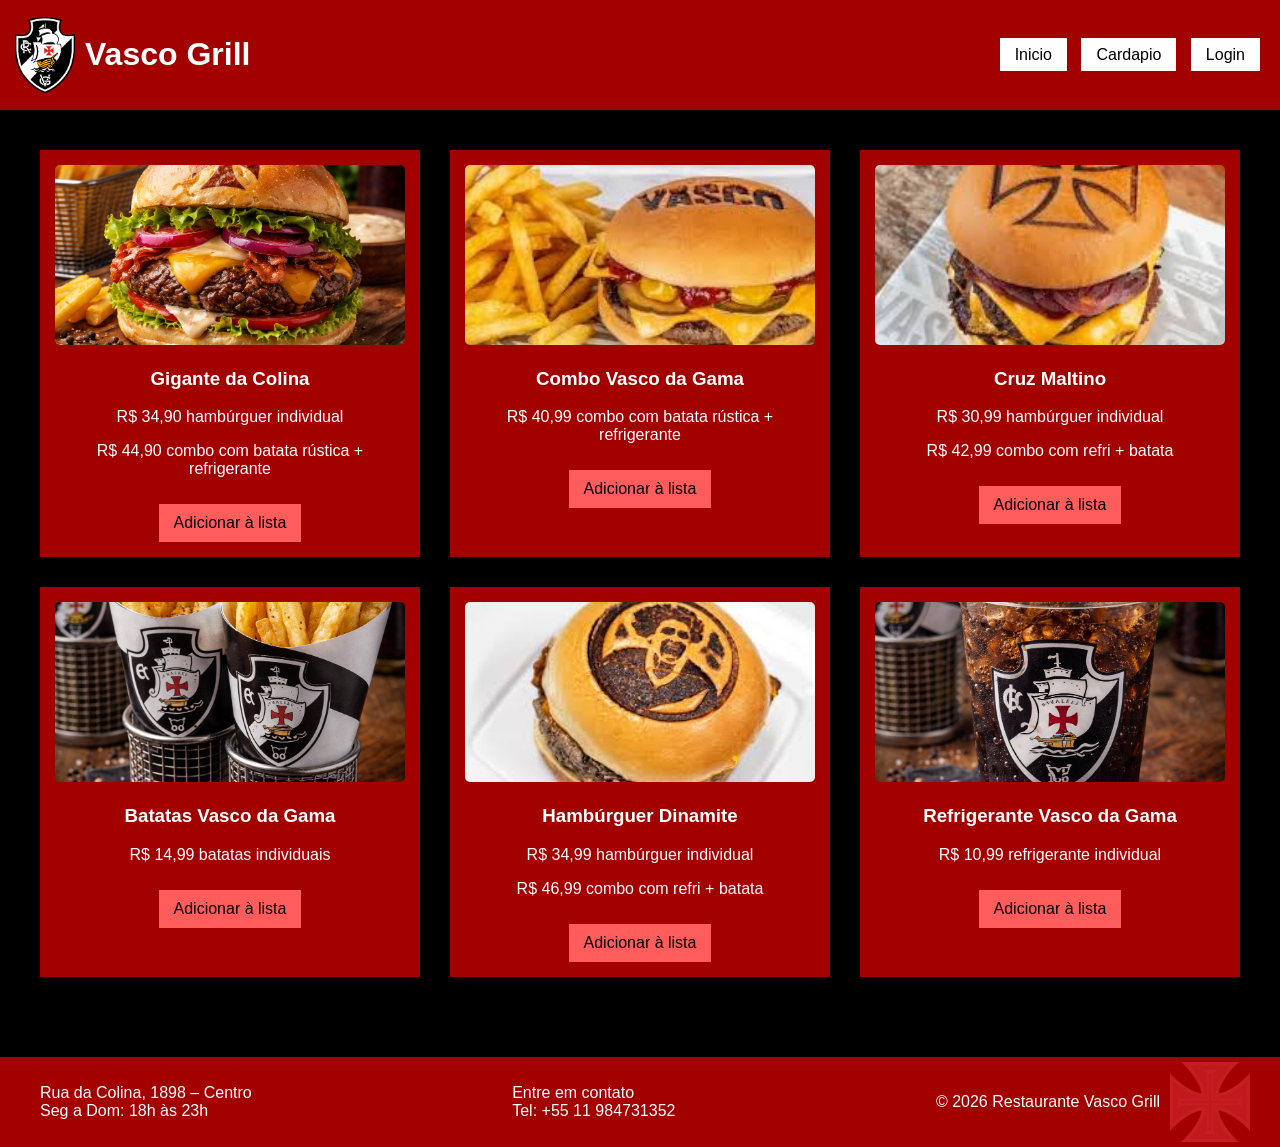
<file: Vasco/Site/cardapio.html>
<!DOCTYPE html>
<html lang="pt-br">
<head>
<meta charset="UTF-8">
<title>Cardapio</title>
<link rel="stylesheet" href="css/style.css">
</head>

<body>

<header>
<div class="logo">
<img src="images/logo.png">
<h1>Vasco Grill</h1>
</div>

<nav>
<a href="index.html">Inicio</a>
<a href="cardapio.html">Cardapio</a>
<a href="login.html">Login</a>
</nav>
</header>

<section class="cardapio">

<div class="card">
<img src="images/burguer.png">
<h3>Gigante da Colina</h3>
<p>R$ 34,90 hambúrguer individual</p>
<p>R$ 44,90 combo com batata rústica + refrigerante</p>
<a href="comprado.html" class="botao">Adicionar à lista</a>
</div>

<div class="card">
<img src="images/burguer3.jpg">
<h3>Combo Vasco da Gama</h3>
<p>R$ 40,99 combo com batata rústica + refrigerante</p>
<a href="comprado.html" class="botao">Adicionar à lista</a>
</div>

<div class="card">
<img src="images/burguer2.jpg">
<h3>Cruz Maltino</h3>
<p>R$ 30,99 hambúrguer individual</p>
<p>R$ 42,99 combo com refri + batata</p>
<a href="comprado.html" class="botao">Adicionar à lista</a>
</div>

<div class="card">
<img src="images/batata.png">
<h3>Batatas Vasco da Gama</h3>
<p>R$ 14,99 batatas individuais</p>
<a href="comprado.html" class="botao">Adicionar à lista</a>
</div>

<div class="card">
<img src="images/burguer1.jpg">
<h3>Hambúrguer Dinamite</h3>
<p>R$ 34,99 hambúrguer individual</p>
<p>R$ 46,99 combo com refri + batata</p>
<a href="comprado.html" class="botao">Adicionar à lista</a>
</div>

<div class="card">
<img src="images/refri.png">
<h3>Refrigerante Vasco da Gama</h3>
<p>R$ 10,99 refrigerante individual</p>
<a href="comprado.html" class="botao">Adicionar à lista</a>
</div>

</section>

<footer>

<div>
Rua da Colina, 1898 – Centro<br>
Seg a Dom: 18h às 23h
</div>

<div>
Entre em contato<br>
Tel: +55 11 984731352
</div>

<p>© 2026 Restaurante Vasco Grill</p>

<img src="images/cruz.png" class="cruz-footer">
</footer>

</body>
</html>
</file>
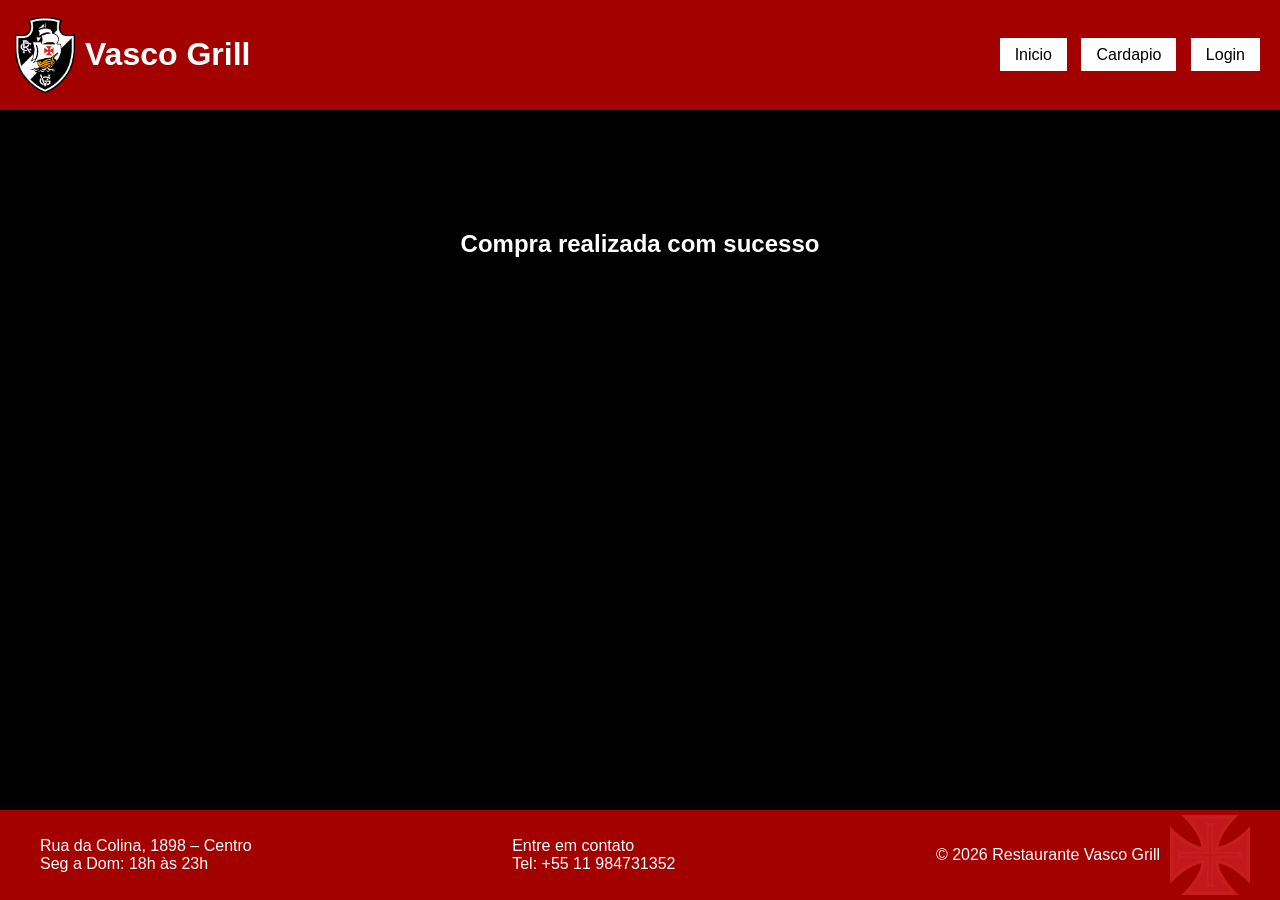
<file: Vasco/Site/comprado.html>
<!DOCTYPE html>
<html lang="pt-br">
<head>
<meta charset="UTF-8">
<title>Compra concluída</title>
<link rel="stylesheet" href="css/style.css">
</head>

<body>

<header>
<div class="logo">
<img src="images/logo.png">
<h1>Vasco Grill</h1>
</div>

<nav>
<a href="index.html">Inicio</a>
<a href="cardapio.html">Cardapio</a>
<a href="login.html">Login</a>
</nav>
</header>

<main>

<section class="sucesso">
<h2>Compra realizada com sucesso</h2>
</section>

</main>

<footer>

<div>
Rua da Colina, 1898 – Centro<br>
Seg a Dom: 18h às 23h
</div>

<div>
Entre em contato<br>
Tel: +55 11 984731352
</div>

<p>© 2026 Restaurante Vasco Grill</p>

<img src="images/cruz.png" class="cruz-footer">

</footer>

</body>
</html>
</file>
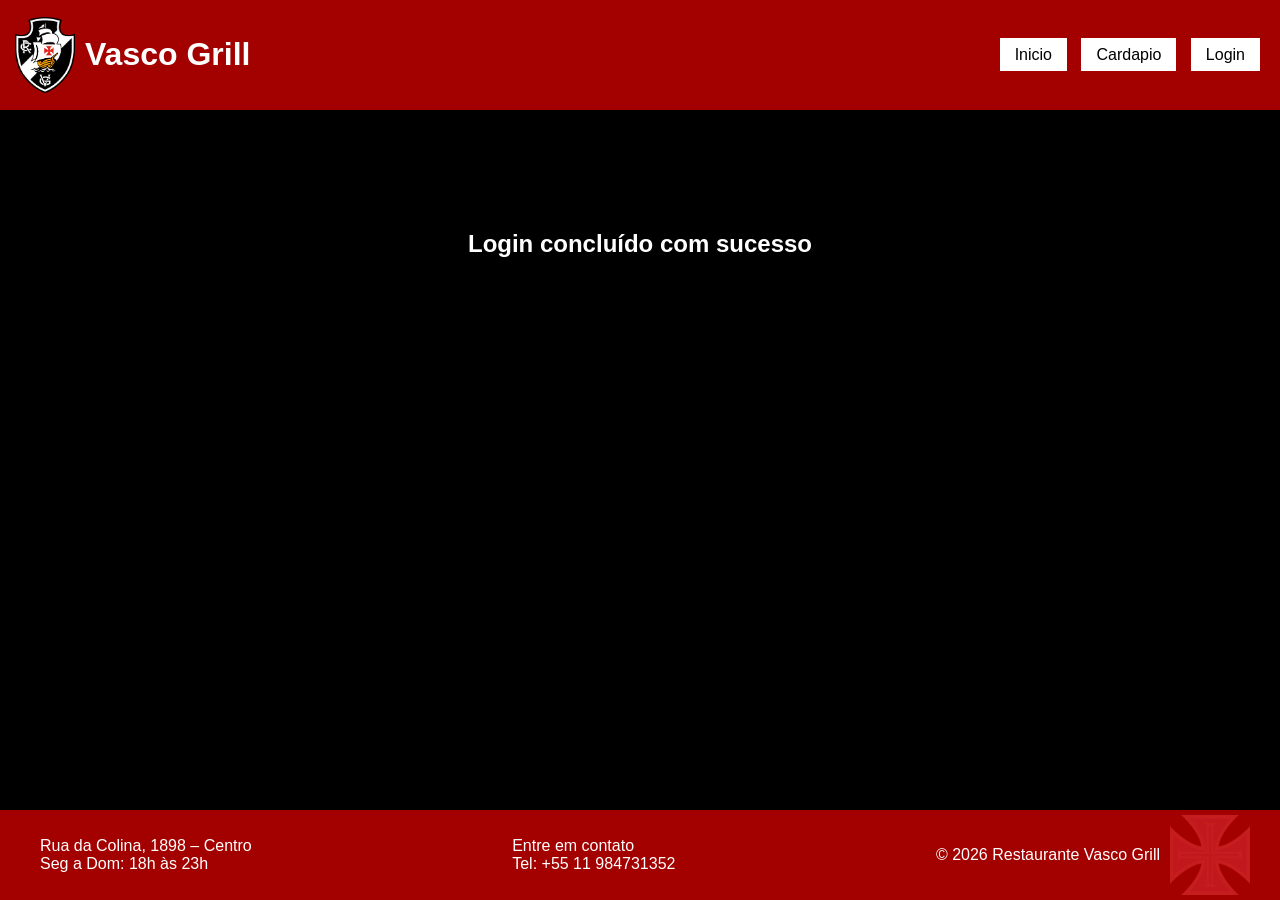
<file: Vasco/Site/logado.html>
<!DOCTYPE html>
<html lang="pt-br">
<head>
<meta charset="UTF-8">
<title>Login concluído</title>
<link rel="stylesheet" href="css/style.css">
</head>

<body>

<header>
<div class="logo">
<img src="images/logo.png">
<h1>Vasco Grill</h1>
</div>

<nav>
<a href="index.html">Inicio</a>
<a href="cardapio.html">Cardapio</a>
<a href="login.html">Login</a>
</nav>
</header>

<main>

<section class="sucesso">
<h2>Login concluído com sucesso</h2>
</section>

</main>

<footer>

<div>
Rua da Colina, 1898 – Centro<br>
Seg a Dom: 18h às 23h
</div>

<div>
Entre em contato<br>
Tel: +55 11 984731352
</div>

<p>© 2026 Restaurante Vasco Grill</p>

<img src="images/cruz.png" class="cruz-footer">

</footer>

</body>
</html>
</file>
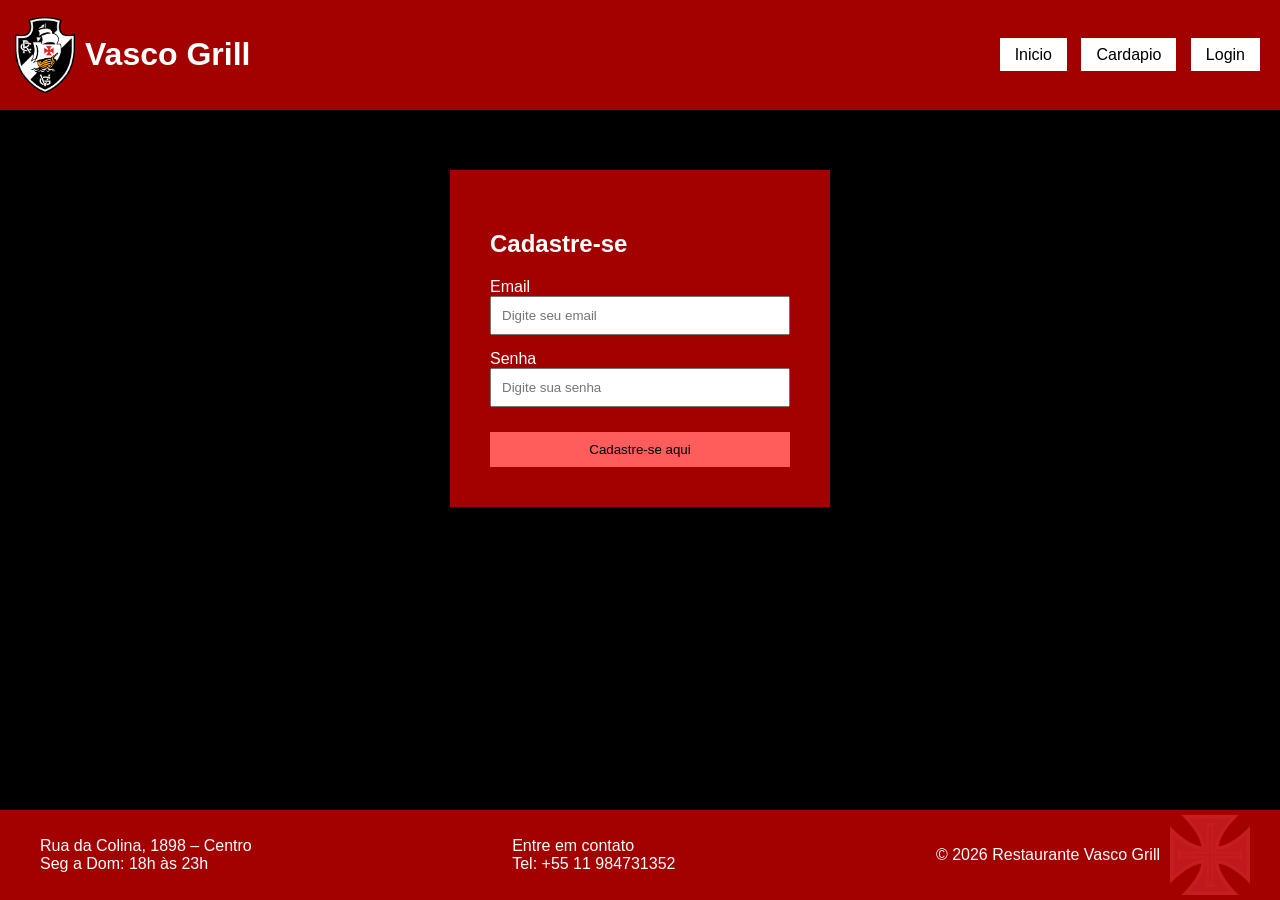
<file: Vasco/Site/login.html>
<!DOCTYPE html>
<html lang="pt-br">
<head>
<meta charset="UTF-8">
<title>Login</title>
<link rel="stylesheet" href="css/style.css">
</head>

<body>

<header>
<div class="logo">
<img src="images/logo.png">
<h1>Vasco Grill</h1>
</div>

<nav>
<a href="index.html">Inicio</a>
<a href="cardapio.html">Cardapio</a>
<a href="login.html">Login</a>
</nav>
</header>

<main>
<section class="login">

<form action="logado.html">

<h2>Cadastre-se</h2>

<label>Email</label>
<input type="email" placeholder="Digite seu email">

<label>Senha</label>
<input type="password" placeholder="Digite sua senha">

<button type="submit">Cadastre-se aqui</button>

</form>

</section>

</main>

<footer>

<div>
Rua da Colina, 1898 – Centro<br>
Seg a Dom: 18h às 23h
</div>

<div>
Entre em contato<br>
Tel: +55 11 984731352
</div>

<p>© 2026 Restaurante Vasco Grill</p>

<img src="images/cruz.png" class="cruz-footer">

</footer>

</body>
</html>
</file>
<file: Vasco/Site/css/style.css>
body{
background:black;
color:white;
font-family:Arial;
margin:0;
}

header{
background:#a30000;
display:flex;
justify-content:space-between;
align-items:center;
padding:15px;
}

.logo{
display:flex;
align-items:center;
}

.logo img{
width:60px;
margin-right:10px;
}

nav a{
background:white;
color:black;
padding:8px 15px;
margin:5px;
text-decoration:none;
}

.historia{
text-align:center;
padding:40px;
}

.historia h2{
color:red;
font-size:48px;
}

.lanche{
display:flex;
gap:40px;
padding:40px;
}

.lanche img{
width:250px;
}

.preco{
color:red;
font-size:22px;
}

.cardapio{
display:grid;
grid-template-columns:repeat(3,1fr);
gap:30px;
padding:40px;
}

.card{
background:#a30000;
padding:15px;
text-align:center;
}

.card img{
width:100%;
}

button{
background:#ff5c5c;
border:none;
padding:10px;
margin-top:10px;
cursor:pointer;
}

.login{
display:flex;
justify-content:center;
padding:60px;
}

form{
background:#a30000;
padding:40px;
display:flex;
flex-direction:column;
width:300px;
}

input{
margin-bottom:15px;
padding:10px;
}

.sucesso{
text-align:center;
padding:100px;
}

footer{
background:#a30000;
display:flex;
justify-content:space-between;
align-items:center;
padding:20px 120px 20px 40px;
margin-top:40px;
position:relative;
color:white;
}
html, body{
height:100%;
margin:0;
display:flex;
flex-direction:column;
}

main{
flex:1;
}
.botao{
display:inline-block;
background:#ff5c5c;
padding:10px 15px;
margin-top:10px;
text-decoration:none;
color:black;
}
.cardapio{
display:grid;
grid-template-columns:repeat(3,1fr);
gap:30px;
padding:40px;
}
.card img{
width:100%;
height:180px;
object-fit:cover;
border-radius:5px;
}
.cruz-footer{
position:absolute;
right:30px;
top:50%;
transform:translateY(-50%);
width:80px;
opacity:0.5;
}
</file>
